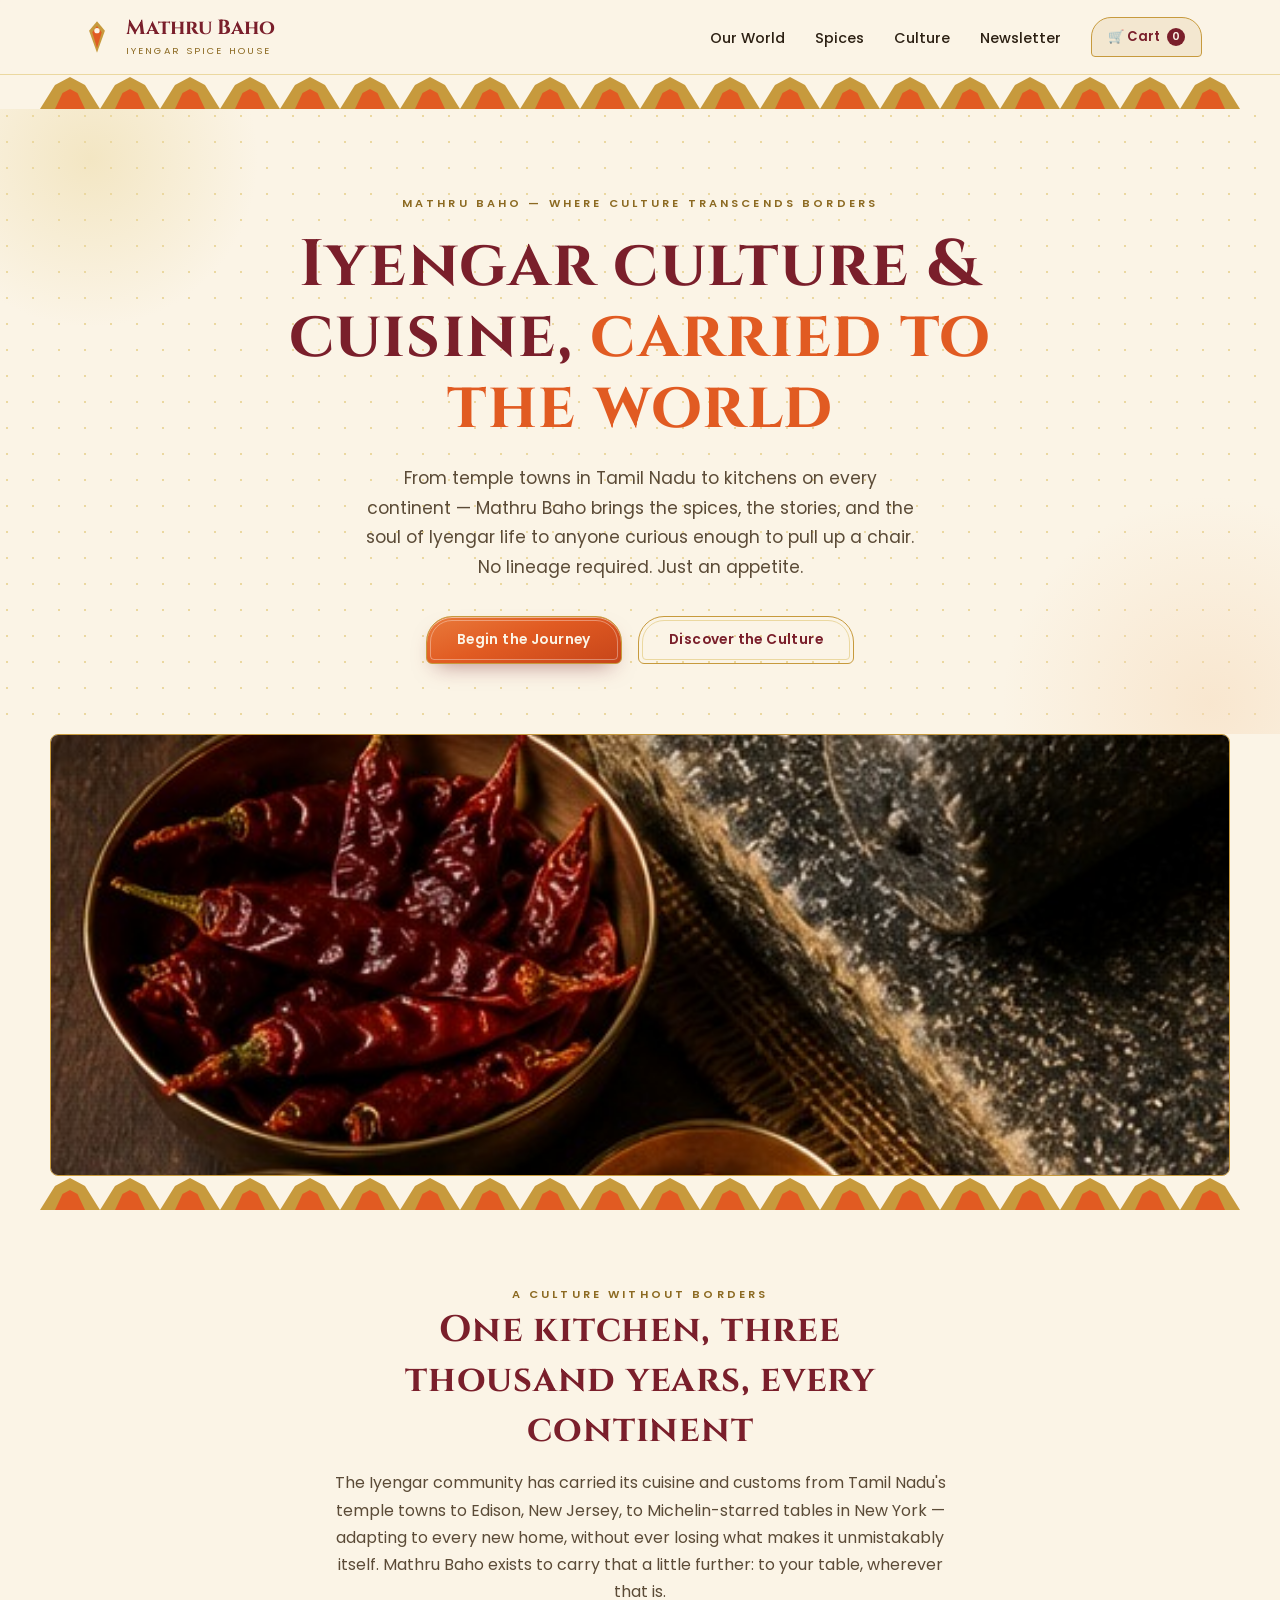
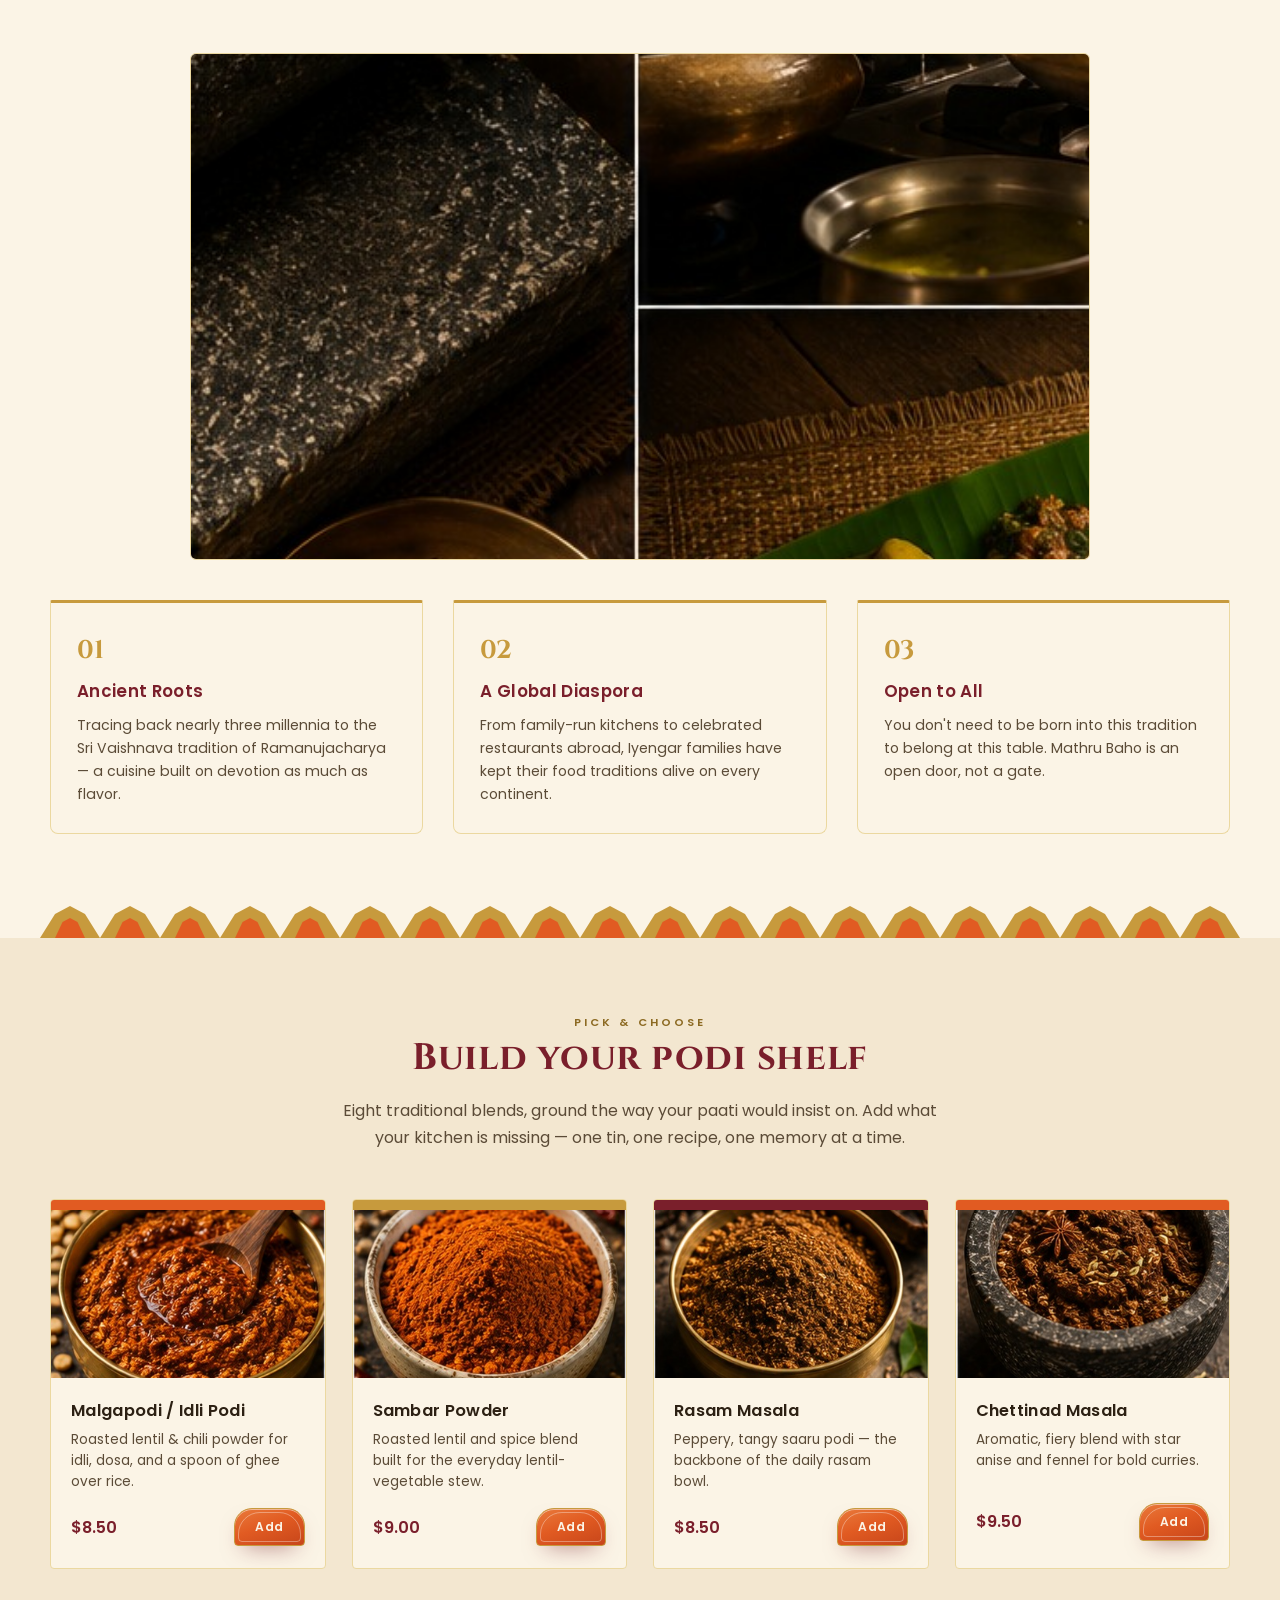
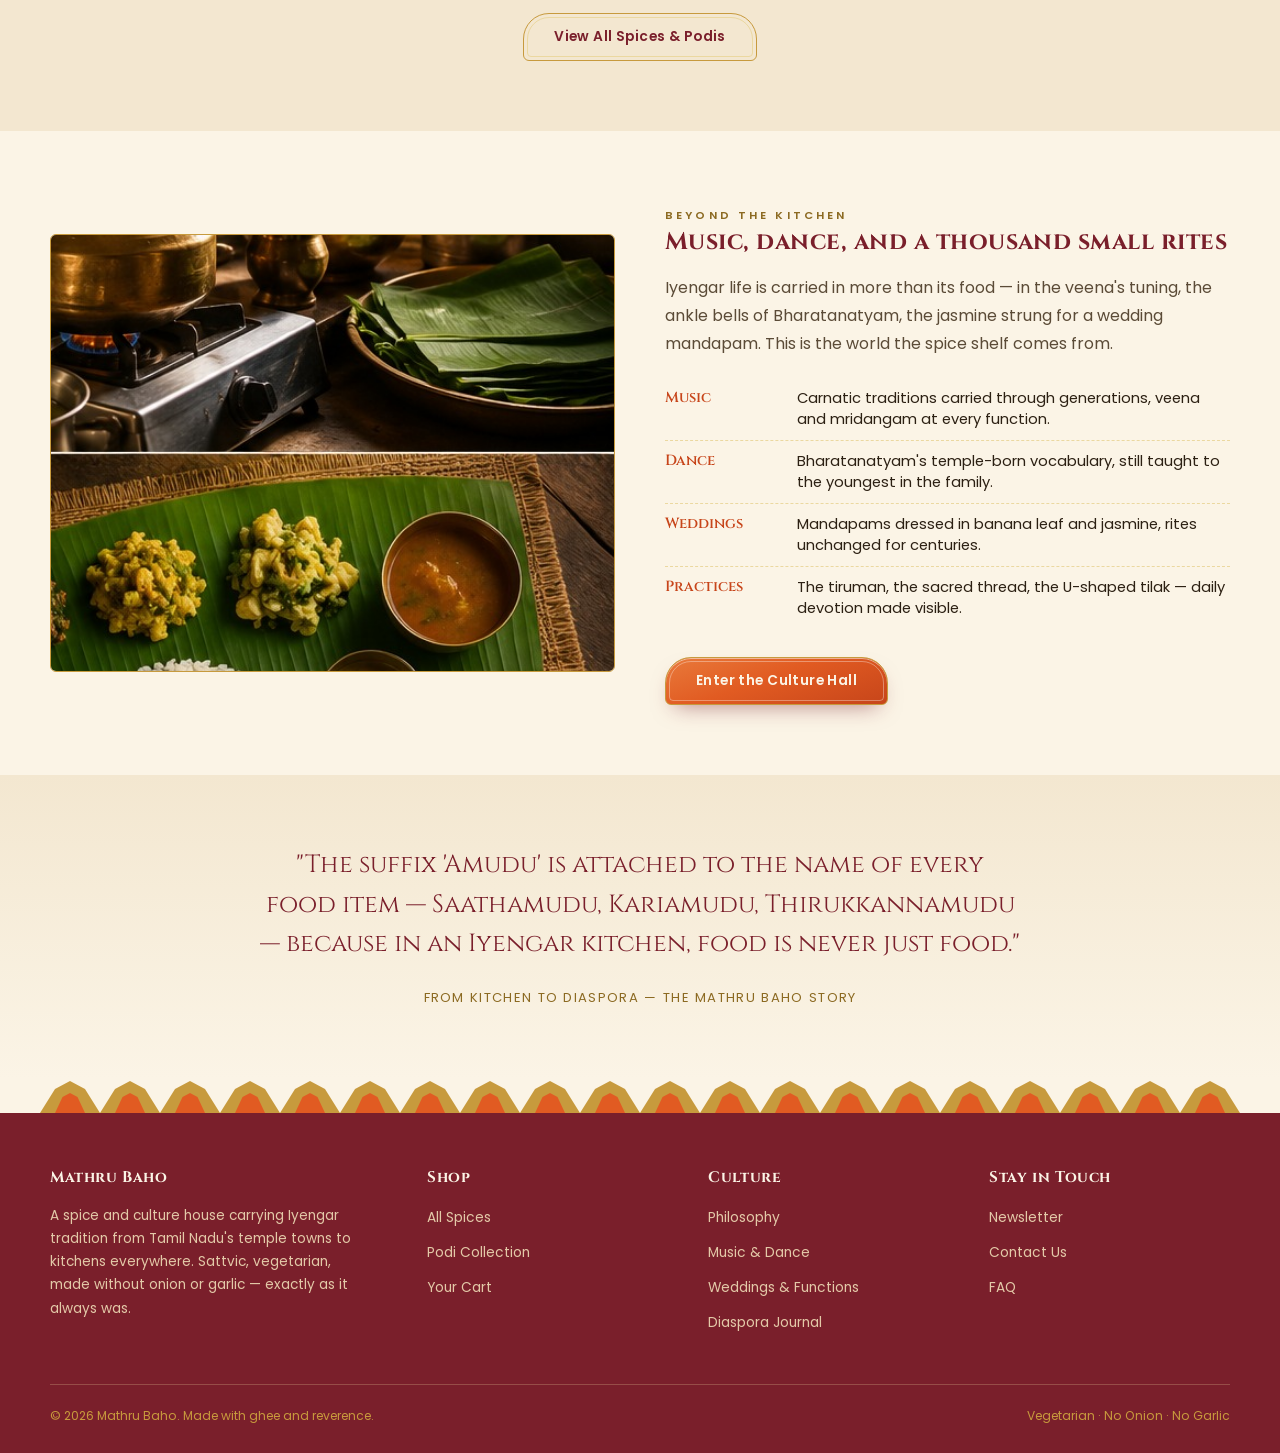
<file: index.html>
<!DOCTYPE html>
<html lang="en">
<head>
<meta charset="UTF-8" />
<meta name="viewport" content="width=device-width, initial-scale=1.0" />
<title>Mathru Baho — Iyengar Spice &amp; Culture House</title>
<link rel="preconnect" href="https://fonts.googleapis.com">
<link href="https://fonts.googleapis.com/css2?family=Cinzel:wght@400;600;700&family=Cinzel+Decorative:wght@700;900&family=Poppins:ital,wght@0,300;0,400;0,500;0,600;1,400&display=swap" rel="stylesheet">
<link rel="stylesheet" href="styles.css">
</head>
<body>

<header>
  <div class="nav-wrap">
    <div class="logo">
      <svg class="logo-mark" viewBox="0 0 48 48" fill="none">
        <path d="M24 4 L34 16 L24 44 L14 16 Z" fill="#C79A3D"/>
        <path d="M24 10 L30 18 L24 38 L18 18 Z" fill="#E15B22"/>
        <circle cx="24" cy="16" r="3.4" fill="#FBF4E6"/>
      </svg>
      <div>
        <span class="logo-text">Mathru Baho</span>
        <span class="logo-sub">Iyengar Spice House</span>
      </div>
    </div>
    <nav>
      <ul>
        <li><a href="#world">Our World</a></li>
        <li><a href="spices.html">Spices</a></li>
        <li><a href="culture.html">Culture</a></li>
        <li><a href="newsletter.html">Newsletter</a></li>
        <li><a href="cart.html" class="cart-btn">🛒 Cart <span class="cart-count" id="navCartCount">0</span></a></li>
      </ul>
    </nav>
  </div>
</header>

<div class="gopuram-divider" aria-hidden="true">
  <svg viewBox="0 0 1200 34" preserveAspectRatio="none">
    <defs>
      <pattern id="tier" width="60" height="34" patternUnits="userSpaceOnUse">
        <polygon points="0,34 15,10 30,2 45,10 60,34" fill="#C79A3D"/>
        <polygon points="15,34 22.5,18 30,14 37.5,18 45,34" fill="#E15B22"/>
      </pattern>
    </defs>
    <rect width="1200" height="34" fill="url(#tier)"/>
  </svg>
</div>

<section class="hero kolam-bg">
  <div class="hero-orb orb1"></div>
  <div class="hero-orb orb2"></div>
  <div class="hero-arch">
    <span class="eyebrow">Mathru Baho — Where Culture Transcends Borders</span>
    <h1>Iyengar culture &amp; cuisine, <span>carried to the world</span></h1>
    <p class="lede">From temple towns in Tamil Nadu to kitchens on every continent — Mathru Baho brings the spices, the stories, and the soul of Iyengar life to anyone curious enough to pull up a chair. No lineage required. Just an appetite.</p>
    <div class="hero-ctas">
      <a href="#world" class="btn">Begin the Journey</a>
      <a href="#culture" class="btn ghost">Discover the Culture</a>
    </div>
  </div>
</section>

<div class="hero-photo"><img src="images/hero_main.jpg" alt="Traditional South Indian spices arranged in brass bowls around a stone grinding stone"></div>

<div class="gopuram-divider" aria-hidden="true">
  <svg viewBox="0 0 1200 34" preserveAspectRatio="none">
    <rect width="1200" height="34" fill="url(#tier)"/>
  </svg>
</div>

<section id="world">
  <div class="section-inner">
    <div class="section-head">
      <span class="eyebrow">A Culture Without Borders</span>
      <h2>One kitchen, three thousand years, every continent</h2>
      <p>The Iyengar community has carried its cuisine and customs from Tamil Nadu's temple towns to Edison, New Jersey, to Michelin-starred tables in New York — adapting to every new home, without ever losing what makes it unmistakably itself. Mathru Baho exists to carry that a little further: to your table, wherever that is.</p>
    </div>
    <div class="inline-photo" style="max-width:900px; margin:0 auto 40px;"><img src="images/hero_kitchen.jpg" alt="A traditional South Indian home kitchen with brass vessels"></div>
    <div class="world-grid">
      <div class="world-card">
        <span class="world-num">01</span>
        <h3>Ancient Roots</h3>
        <p>Tracing back nearly three millennia to the Sri Vaishnava tradition of Ramanujacharya — a cuisine built on devotion as much as flavor.</p>
      </div>
      <div class="world-card">
        <span class="world-num">02</span>
        <h3>A Global Diaspora</h3>
        <p>From family-run kitchens to celebrated restaurants abroad, Iyengar families have kept their food traditions alive on every continent.</p>
      </div>
      <div class="world-card">
        <span class="world-num">03</span>
        <h3>Open to All</h3>
        <p>You don't need to be born into this tradition to belong at this table. Mathru Baho is an open door, not a gate.</p>
      </div>
    </div>
  </div>
</section>

<div class="gopuram-divider" aria-hidden="true">
  <svg viewBox="0 0 1200 34" preserveAspectRatio="none"><rect width="1200" height="34" fill="url(#tier)"/></svg>
</div>

<section id="spices" class="band-ivory-deep">
  <div class="section-inner">
    <div class="section-head">
      <span class="eyebrow">Pick &amp; Choose</span>
      <h2>Build your podi shelf</h2>
      <p>Eight traditional blends, ground the way your paati would insist on. Add what your kitchen is missing — one tin, one recipe, one memory at a time.</p>
    </div>
    <div class="spice-grid">

      <div class="spice-card">
        <div class="tier-top" style="background:var(--saffron)"></div>
        <div class="spice-media"><img src="images/spice_malgapodi.jpg" alt="Malgapodi idli podi"></div>
        <div class="spice-body">
          <h3>Malgapodi / Idli Podi</h3>
          <p>Roasted lentil &amp; chili powder for idli, dosa, and a spoon of ghee over rice.</p>
          <div class="spice-foot"><span class="price">$8.50</span><button class="btn small" onclick="quickAdd('malgapodi', this)">Add</button></div>
        </div>
      </div>

      <div class="spice-card">
        <div class="tier-top" style="background:var(--gold)"></div>
        <div class="spice-media"><img src="images/spice_sambar_powder.jpg" alt="Sambar powder"></div>
        <div class="spice-body">
          <h3>Sambar Powder</h3>
          <p>Roasted lentil and spice blend built for the everyday lentil-vegetable stew.</p>
          <div class="spice-foot"><span class="price">$9.00</span><button class="btn small" onclick="quickAdd('sambar', this)">Add</button></div>
        </div>
      </div>

      <div class="spice-card">
        <div class="tier-top" style="background:var(--maroon)"></div>
        <div class="spice-media"><img src="images/spice_rasam_masala.jpg" alt="Rasam masala"></div>
        <div class="spice-body">
          <h3>Rasam Masala</h3>
          <p>Peppery, tangy saaru podi — the backbone of the daily rasam bowl.</p>
          <div class="spice-foot"><span class="price">$8.50</span><button class="btn small" onclick="quickAdd('rasam', this)">Add</button></div>
        </div>
      </div>

      <div class="spice-card">
        <div class="tier-top" style="background:var(--saffron)"></div>
        <div class="spice-media"><img src="images/spice_chettinad_masala.jpg" alt="Chettinad masala"></div>
        <div class="spice-body">
          <h3>Chettinad Masala</h3>
          <p>Aromatic, fiery blend with star anise and fennel for bold curries.</p>
          <div class="spice-foot"><span class="price">$9.50</span><button class="btn small" onclick="quickAdd('chettinad', this)">Add</button></div>
        </div>
      </div>

    </div>
    <div style="text-align:center; margin-top:44px;">
      <a href="spices.html" class="btn ghost">View All Spices &amp; Podis</a>
    </div>
  </div>
</section>

<section id="culture">
  <div class="section-inner culture-wrap">
    <div class="culture-visual">
      <img src="images/hero_family.jpg" alt="Traditional Iyengar banana leaf meal fully served">
    </div>
    <div class="culture-copy">
      <span class="eyebrow">Beyond the Kitchen</span>
      <h2>Music, dance, and a thousand small rites</h2>
      <p>Iyengar life is carried in more than its food — in the veena's tuning, the ankle bells of Bharatanatyam, the jasmine strung for a wedding mandapam. This is the world the spice shelf comes from.</p>
      <ul class="culture-list">
        <li><a href="culture-music-dance.html" style="text-decoration:none; color:inherit; display:flex; gap:12px;"><b>Music</b> Carnatic traditions carried through generations, veena and mridangam at every function.</a></li>
        <li><a href="culture-music-dance.html" style="text-decoration:none; color:inherit; display:flex; gap:12px;"><b>Dance</b> Bharatanatyam's temple-born vocabulary, still taught to the youngest in the family.</a></li>
        <li><a href="culture-weddings.html" style="text-decoration:none; color:inherit; display:flex; gap:12px;"><b>Weddings</b> Mandapams dressed in banana leaf and jasmine, rites unchanged for centuries.</a></li>
        <li><a href="culture-rites.html" style="text-decoration:none; color:inherit; display:flex; gap:12px;"><b>Practices</b> The tiruman, the sacred thread, the U-shaped tilak — daily devotion made visible.</a></li>
      </ul>
      <a href="culture.html" class="btn">Enter the Culture Hall</a>
    </div>
  </div>
</section>

<section class="story band-ivory-deep" id="story">
  <div class="section-inner">
    <blockquote>"The suffix 'Amudu' is attached to the name of every food item — Saathamudu, Kariamudu, Thirukkannamudu — because in an Iyengar kitchen, food is never just food."</blockquote>
    <cite>From Kitchen to Diaspora — the Mathru Baho story</cite>
  </div>
</section>

<div class="gopuram-divider" aria-hidden="true">
  <svg viewBox="0 0 1200 34" preserveAspectRatio="none"><rect width="1200" height="34" fill="url(#tier)"/></svg>
</div>

<footer>
  <div class="footer-inner">
    <div>
      <h4>Mathru Baho</h4>
      <p>A spice and culture house carrying Iyengar tradition from Tamil Nadu's temple towns to kitchens everywhere. Sattvic, vegetarian, made without onion or garlic — exactly as it always was.</p>
    </div>
    <div>
      <h4>Shop</h4>
      <ul>
        <li><a href="spices.html">All Spices</a></li>
        <li><a href="spices.html">Podi Collection</a></li>
        <li><a href="cart.html">Your Cart</a></li>
      </ul>
    </div>
    <div>
      <h4>Culture</h4>
      <ul>
        <li><a href="culture-philosophy.html">Philosophy</a></li>
        <li><a href="culture-music-dance.html">Music &amp; Dance</a></li>
        <li><a href="culture-weddings.html">Weddings &amp; Functions</a></li>
        <li><a href="culture-diaspora.html">Diaspora Journal</a></li>
      </ul>
    </div>
    <div>
      <h4>Stay in Touch</h4>
      <ul>
        <li><a href="newsletter.html">Newsletter</a></li>
        <li><a href="#">Contact Us</a></li>
        <li><a href="#">FAQ</a></li>
      </ul>
    </div>
  </div>
  <div class="footer-bottom">
    <span>© 2026 Mathru Baho. Made with ghee and reverence.</span>
    <span>Vegetarian · No Onion · No Garlic</span>
  </div>
</footer>

<script>
function getCart(){
  try{ return JSON.parse(localStorage.getItem('mb_cart') || '{}'); }
  catch(e){ return {}; }
}
function updateNavCount(){
  const cart = getCart();
  const count = Object.values(cart).reduce((a,b)=>a+b, 0);
  const el = document.getElementById('navCartCount');
  if(el) el.textContent = count;
}
function quickAdd(id, btnEl){
  const cart = getCart();
  cart[id] = (cart[id] || 0) + 1;
  localStorage.setItem('mb_cart', JSON.stringify(cart));
  updateNavCount();
  const original = btnEl.textContent;
  btnEl.textContent = 'Added ✓';
  btnEl.disabled = true;
  setTimeout(()=>{ btnEl.textContent = original; btnEl.disabled = false; }, 900);
}
updateNavCount();
</script>

</body>
</html>
</file>
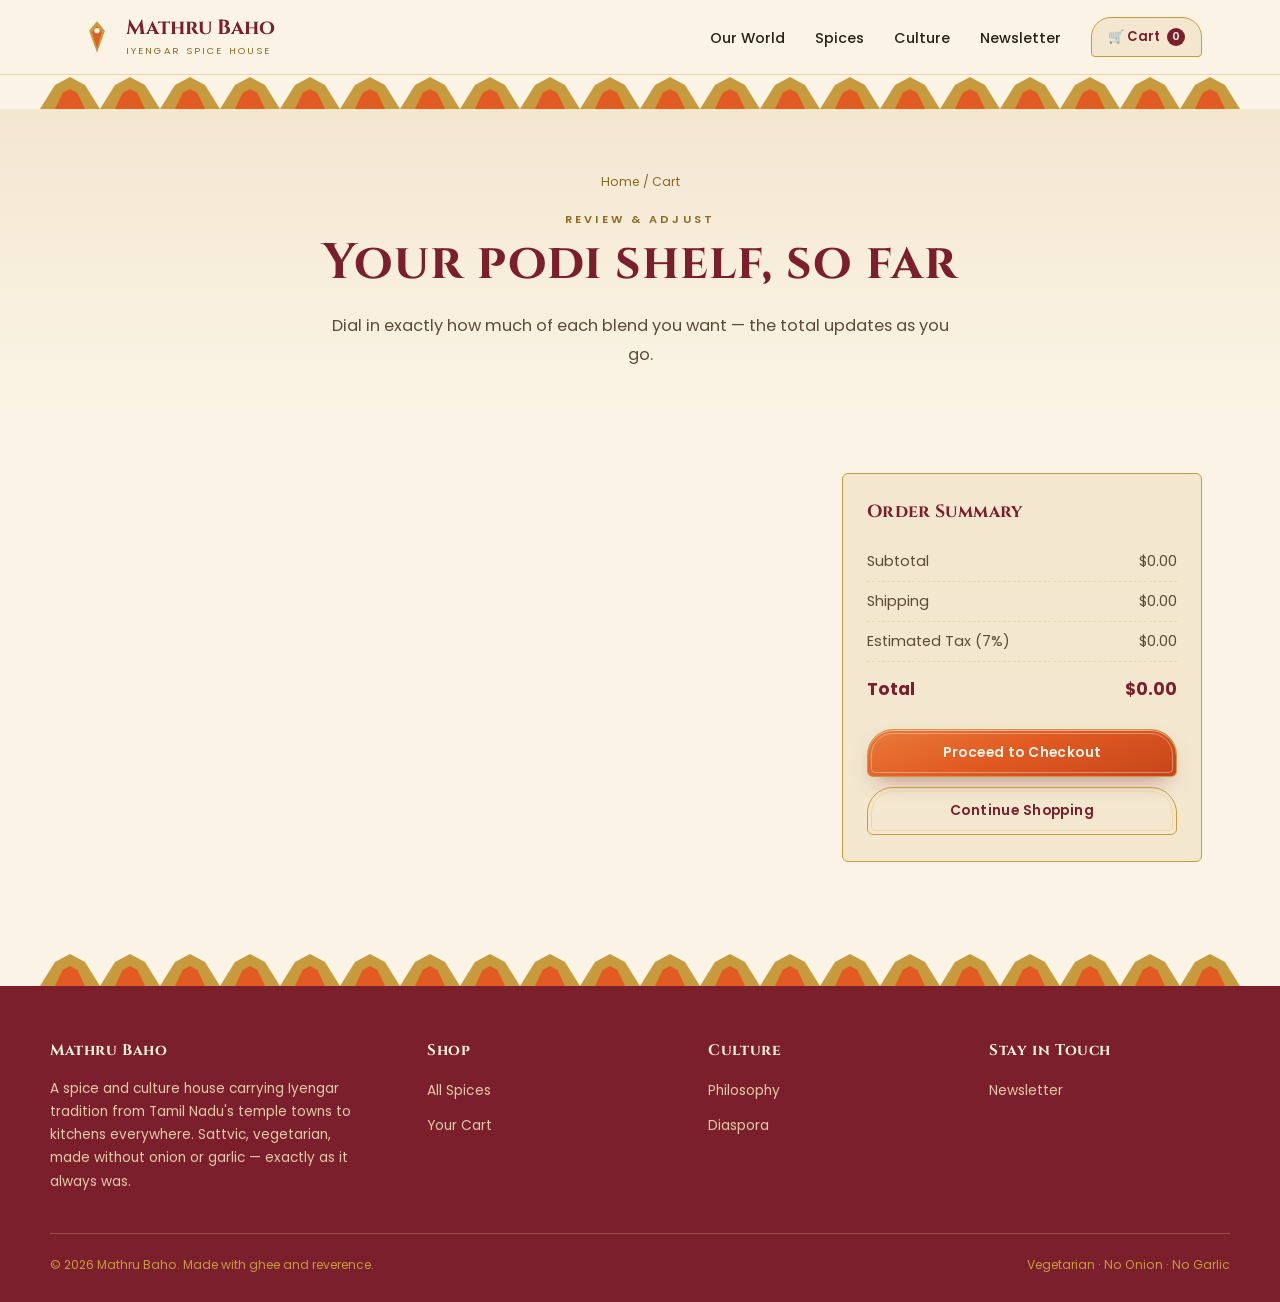
<file: cart.html>
<!DOCTYPE html>
<html lang="en">
<head>
<meta charset="UTF-8" />
<meta name="viewport" content="width=device-width, initial-scale=1.0" />
<title>Your Cart — Mathru Baho</title>
<link rel="preconnect" href="https://fonts.googleapis.com">
<link href="https://fonts.googleapis.com/css2?family=Cinzel:wght@400;600;700&family=Poppins:ital,wght@0,300;0,400;0,500;0,600;1,400&display=swap" rel="stylesheet">
<link rel="stylesheet" href="styles.css">
</head>
<body>

<header>
  <div class="nav-wrap">
    <a href="index.html" class="logo">
      <svg class="logo-mark" viewBox="0 0 48 48" fill="none"><path d="M24 4 L34 16 L24 44 L14 16 Z" fill="#C79A3D"/><path d="M24 10 L30 18 L24 38 L18 18 Z" fill="#E15B22"/><circle cx="24" cy="16" r="3.4" fill="#FBF4E6"/></svg>
      <div><span class="logo-text">Mathru Baho</span><span class="logo-sub">Iyengar Spice House</span></div>
    </a>
    <nav>
      <ul>
        <li><a href="index.html">Our World</a></li>
        <li><a href="spices.html">Spices</a></li>
        <li><a href="culture.html">Culture</a></li>
        <li><a href="newsletter.html">Newsletter</a></li>
        <li><a href="cart.html" class="cart-btn active">🛒 Cart <span class="cart-count" id="navCartCount">0</span></a></li>
      </ul>
    </nav>
  </div>
</header>

<div class="gopuram-divider" aria-hidden="true">
  <svg viewBox="0 0 1200 34" preserveAspectRatio="none">
    <defs><pattern id="tier" width="60" height="34" patternUnits="userSpaceOnUse">
      <polygon points="0,34 15,10 30,2 45,10 60,34" fill="#C79A3D"/>
      <polygon points="15,34 22.5,18 30,14 37.5,18 45,34" fill="#E15B22"/>
    </pattern></defs>
    <rect width="1200" height="34" fill="url(#tier)"/>
  </svg>
</div>

<section class="page-hero kolam-bg">
  <div class="breadcrumb"><a href="index.html">Home</a> / Cart</div>
  <span class="eyebrow">Review &amp; Adjust</span>
  <h1>Your podi shelf, so far</h1>
  <p class="lede">Dial in exactly how much of each blend you want — the total updates as you go.</p>
</section>

<div class="cart-layout">
  <div class="cart-items" id="cartItems">
    <!-- injected by JS -->
  </div>

  <div class="bill-box">
    <h3>Order Summary</h3>
    <div class="bill-line"><span>Subtotal</span><span id="billSubtotal">$0.00</span></div>
    <div class="bill-line"><span>Shipping</span><span id="billShipping">$0.00</span></div>
    <div class="bill-line"><span>Estimated Tax (7%)</span><span id="billTax">$0.00</span></div>
    <div class="bill-line total"><span>Total</span><span id="billTotal">$0.00</span></div>
    <button class="btn" onclick="checkout()">Proceed to Checkout</button>
    <a href="spices.html" class="btn ghost" style="width:100%; justify-content:center; margin-top:10px;">Continue Shopping</a>
  </div>
</div>

<div class="gopuram-divider" aria-hidden="true"><svg viewBox="0 0 1200 34" preserveAspectRatio="none"><rect width="1200" height="34" fill="url(#tier)"/></svg></div>

<footer>
  <div class="footer-inner">
    <div>
      <h4>Mathru Baho</h4>
      <p>A spice and culture house carrying Iyengar tradition from Tamil Nadu's temple towns to kitchens everywhere. Sattvic, vegetarian, made without onion or garlic — exactly as it always was.</p>
    </div>
    <div><h4>Shop</h4><ul><li><a href="spices.html">All Spices</a></li><li><a href="cart.html">Your Cart</a></li></ul></div>
    <div><h4>Culture</h4><ul><li><a href="culture-philosophy.html">Philosophy</a></li><li><a href="culture-diaspora.html">Diaspora</a></li></ul></div>
    <div><h4>Stay in Touch</h4><ul><li><a href="newsletter.html">Newsletter</a></li></ul></div>
  </div>
  <div class="footer-bottom">
    <span>© 2026 Mathru Baho. Made with ghee and reverence.</span>
    <span>Vegetarian · No Onion · No Garlic</span>
  </div>
</footer>

<script>
const PRODUCTS = [
  {id:'malgapodi', name:'Malgapodi / Idli Podi', sub:'100g tin', price:8.50, img:'images/spice_malgapodi.jpg'},
  {id:'sambar', name:'Sambar Powder', sub:'100g tin', price:9.00, img:'images/spice_sambar_powder.jpg'},
  {id:'rasam', name:'Rasam Masala', sub:'100g tin', price:8.50, img:'images/spice_rasam_masala.jpg'},
  {id:'chettinad', name:'Chettinad Masala', sub:'100g tin', price:9.50, img:'images/spice_chettinad_masala.jpg'},
  {id:'gassi', name:'Gassi Masala', sub:'100g tin', price:9.75, img:'images/spice_gassi_masala.jpg'},
  {id:'gheeroast', name:'Ghee Roast Masala', sub:'100g tin', price:9.25, img:'images/spice_ghee_roast_masala.jpg'},
  {id:'keralagm', name:'Kerala Garam Masala', sub:'100g tin', price:9.00, img:'images/spice_kerala_garam_masala.jpg'},
  {id:'curryblend', name:'South Indian Curry Powder', sub:'100g tin', price:8.25, img:'images/spice_south_indian_curry_powder.jpg'},
];
const PMAP = Object.fromEntries(PRODUCTS.map(p=>[p.id,p]));
const MAX_QTY = 12;
const SHIP_FLAT = 4.99;
const FREE_SHIP_OVER = 45;
const TAX_RATE = 0.07;

function getCart(){
  try{ return JSON.parse(localStorage.getItem('mb_cart') || '{}'); }
  catch(e){ return {}; }
}
function saveCart(cart){
  localStorage.setItem('mb_cart', JSON.stringify(cart));
  updateNavCount();
}
function updateNavCount(){
  const cart = getCart();
  const count = Object.values(cart).reduce((a,b)=>a+b, 0);
  document.getElementById('navCartCount').textContent = count;
}

function changeQty(id, delta){
  const cart = getCart();
  let q = (cart[id] || 0) + delta;
  q = Math.max(0, Math.min(MAX_QTY, q));
  if(q === 0){ delete cart[id]; } else { cart[id] = q; }
  saveCart(cart);
  render();
}
function setQty(id, val){
  const cart = getCart();
  let q = parseInt(val, 10);
  if(isNaN(q) || q < 0) q = 0;
  q = Math.min(MAX_QTY, q);
  if(q === 0){ delete cart[id]; } else { cart[id] = q; }
  saveCart(cart);
  render();
}
function removeItem(id){
  const cart = getCart();
  delete cart[id];
  saveCart(cart);
  render();
}
function checkout(){
  const cart = getCart();
  const count = Object.values(cart).reduce((a,b)=>a+b,0);
  if(count === 0){ alert('Your cart is empty — add a few spice tins first.'); return; }
  alert('This is a design preview, so checkout isn\\'t wired to real payment yet — but this is exactly where that flow will go.');
}

function render(){
  const cart = getCart();
  const ids = Object.keys(cart);
  const container = document.getElementById('cartItems');

  if(ids.length === 0){
    container.innerHTML = `<div class="empty-cart">
      <p>Your podi shelf is empty.</p>
      <a href="spices.html" class="btn" style="margin-top:16px;">Browse Spices</a>
    </div>`;
  } else {
    container.innerHTML = ids.map(id => {
      const p = PMAP[id];
      const qty = cart[id];
      const lineTotal = (p.price * qty).toFixed(2);
      return `
      <div class="cart-row">
        <div class="cart-thumb"><img src="${p.img}" alt="${p.name}"></div>
        <div>
          <div class="cart-name">${p.name}</div>
          <div class="cart-sub">${p.sub} · $${p.price.toFixed(2)} each</div>
          <button class="remove-link" onclick="removeItem('${id}')">Remove</button>
        </div>
        <div class="qty-limiter">
          <button onclick="changeQty('${id}', -1)" ${qty<=0?'disabled':''} aria-label="Decrease quantity">−</button>
          <input type="text" inputmode="numeric" value="${qty}" onchange="setQty('${id}', this.value)" aria-label="Quantity for ${p.name}">
          <button onclick="changeQty('${id}', 1)" ${qty>=MAX_QTY?'disabled':''} aria-label="Increase quantity">+</button>
        </div>
        <div class="line-total">$${lineTotal}</div>
      </div>`;
    }).join('');
  }

  const subtotal = ids.reduce((sum, id) => sum + PMAP[id].price * cart[id], 0);
  const shipping = subtotal === 0 ? 0 : (subtotal >= FREE_SHIP_OVER ? 0 : SHIP_FLAT);
  const tax = subtotal * TAX_RATE;
  const total = subtotal + shipping + tax;

  document.getElementById('billSubtotal').textContent = '$' + subtotal.toFixed(2);
  document.getElementById('billShipping').textContent = subtotal === 0 ? '$0.00' : (shipping === 0 ? 'FREE' : '$' + shipping.toFixed(2));
  document.getElementById('billTax').textContent = '$' + tax.toFixed(2);
  document.getElementById('billTotal').textContent = '$' + total.toFixed(2);

  updateNavCount();
}

render();
</script>

</body>
</html>
</file>
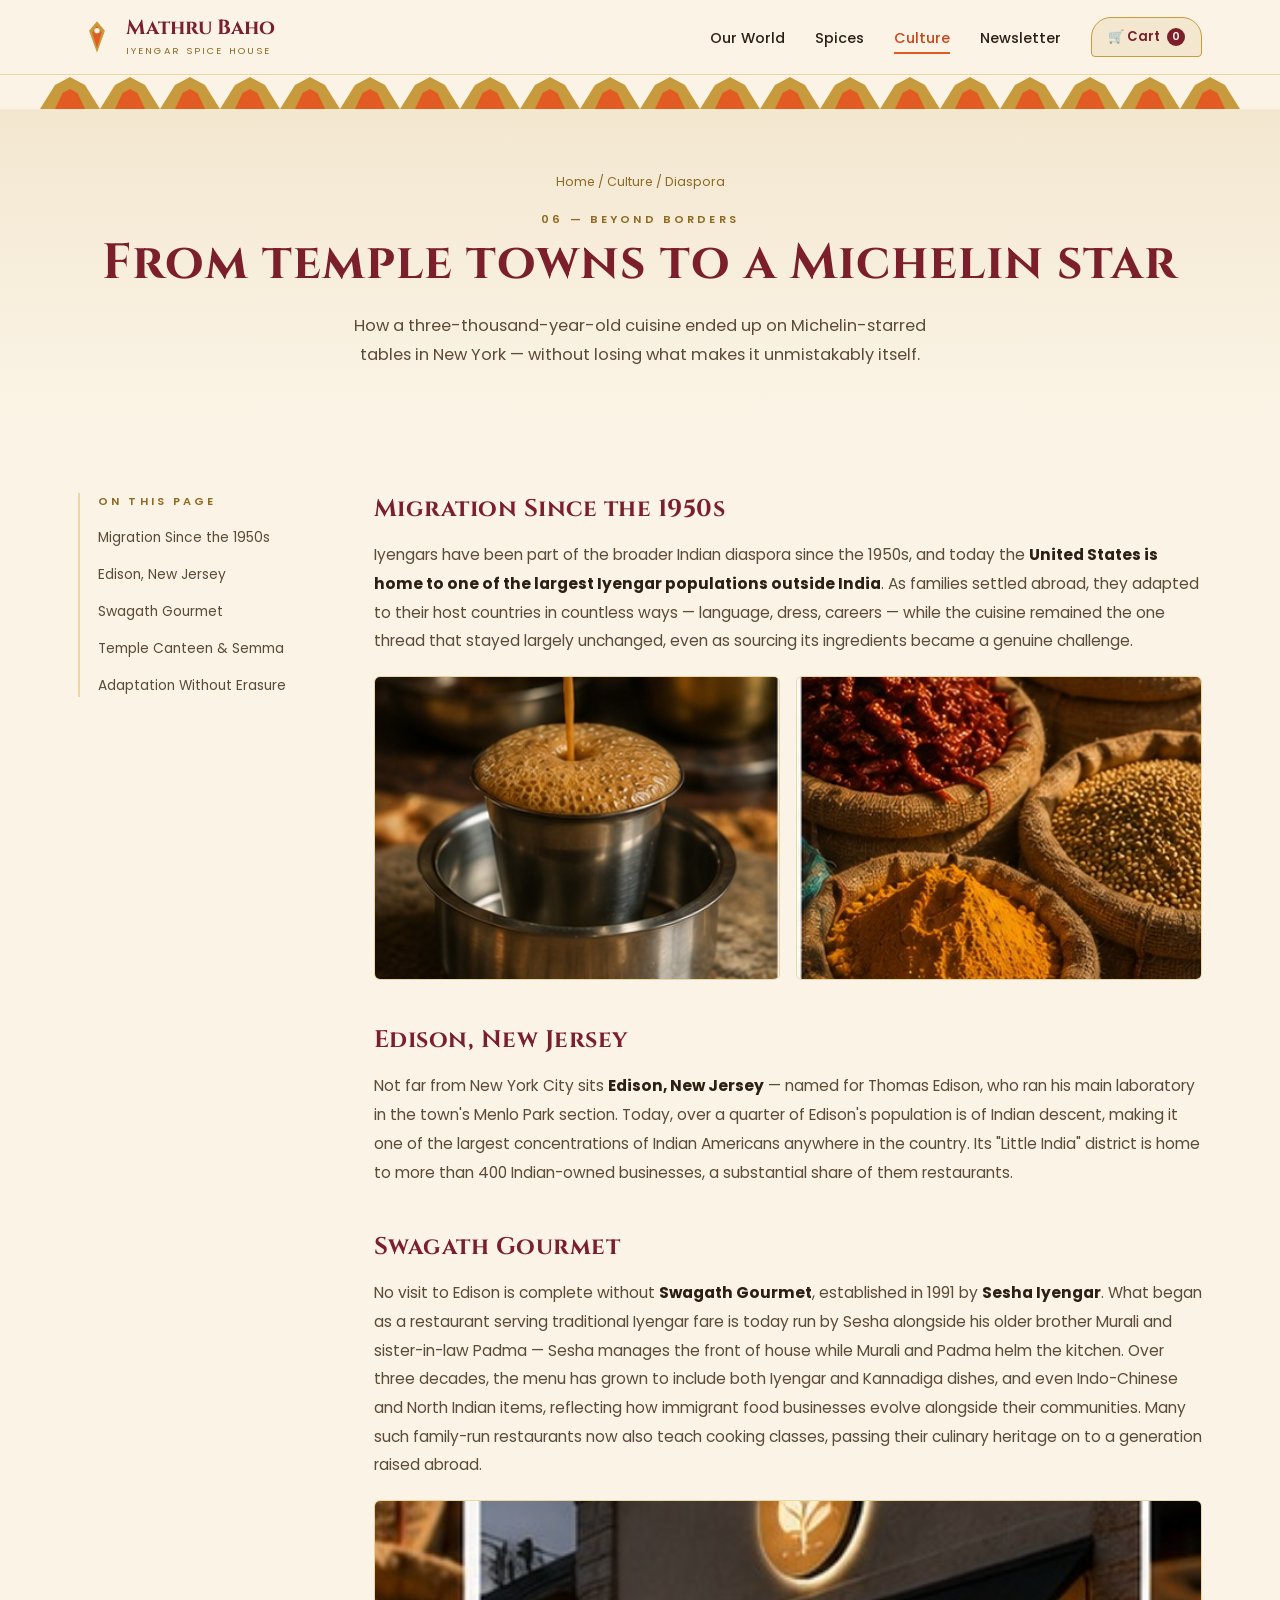
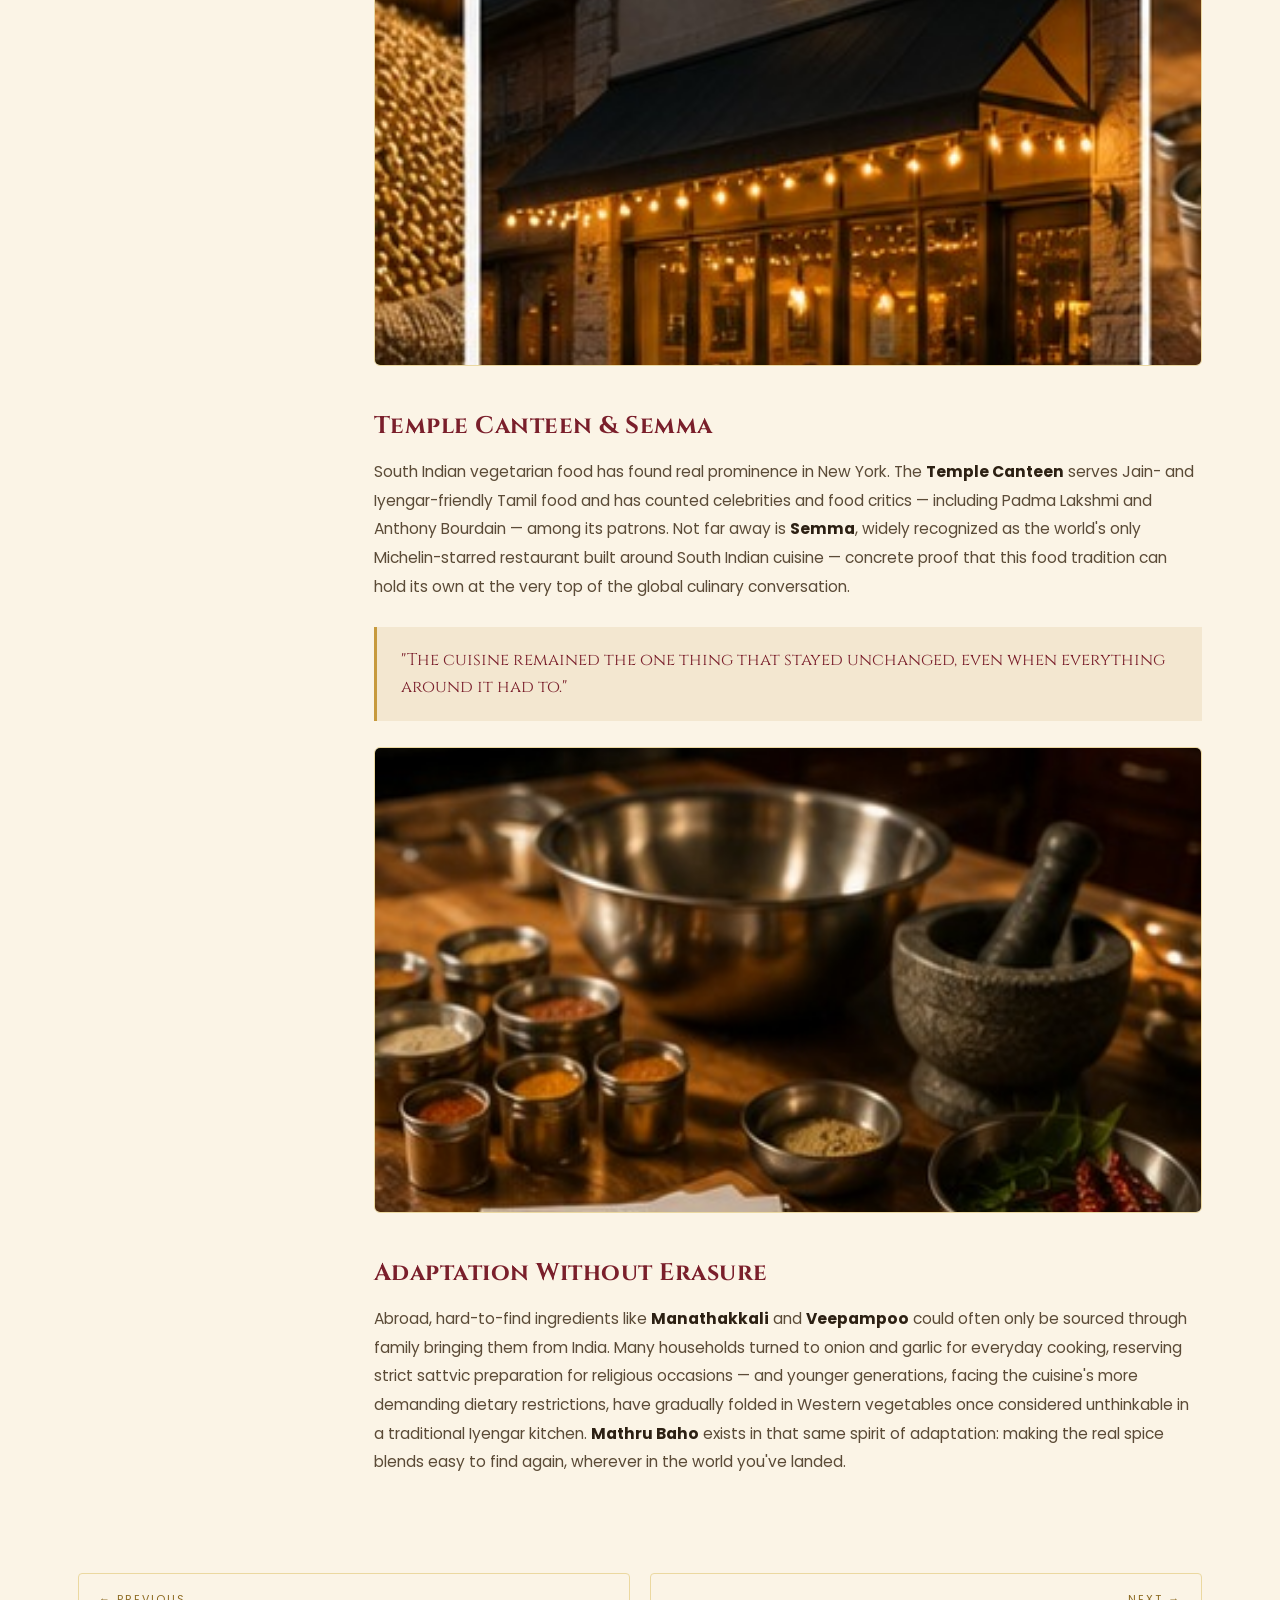
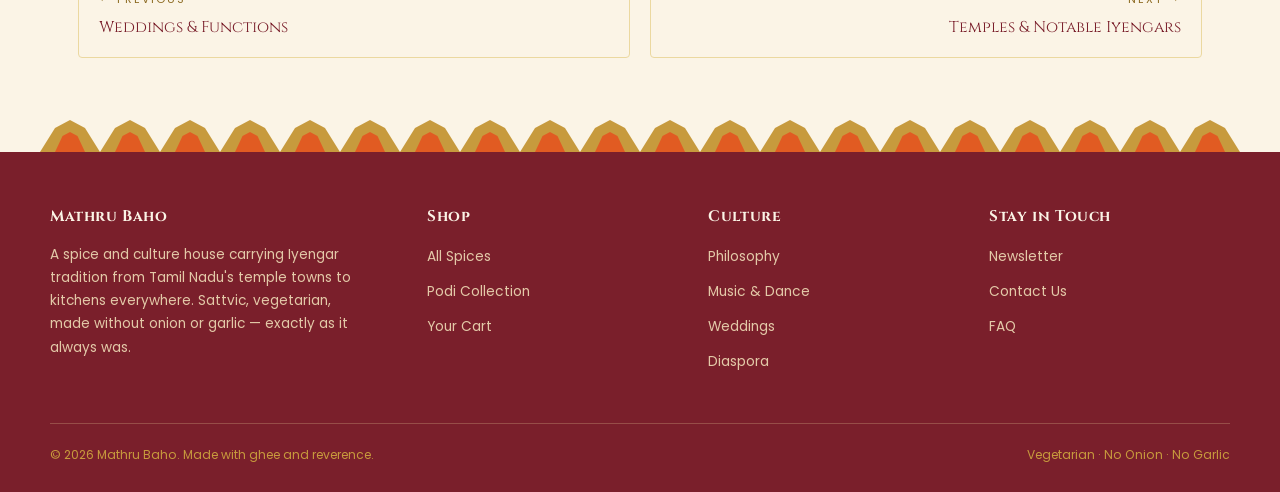
<file: culture-diaspora.html>
<!DOCTYPE html>
<html lang="en">
<head>
<meta charset="UTF-8" />
<meta name="viewport" content="width=device-width, initial-scale=1.0" />
<title>The Global Diaspora — Mathru Baho</title>
<link rel="preconnect" href="https://fonts.googleapis.com">
<link href="https://fonts.googleapis.com/css2?family=Cinzel:wght@400;600;700&family=Poppins:ital,wght@0,300;0,400;0,500;0,600;1,400&display=swap" rel="stylesheet">
<link rel="stylesheet" href="styles.css">
</head>
<body>

<header>
  <div class="nav-wrap">
    <a href="index.html" class="logo">
      <svg class="logo-mark" viewBox="0 0 48 48" fill="none"><path d="M24 4 L34 16 L24 44 L14 16 Z" fill="#C79A3D"/><path d="M24 10 L30 18 L24 38 L18 18 Z" fill="#E15B22"/><circle cx="24" cy="16" r="3.4" fill="#FBF4E6"/></svg>
      <div><span class="logo-text">Mathru Baho</span><span class="logo-sub">Iyengar Spice House</span></div>
    </a>
    <nav>
      <ul>
        <li><a href="index.html">Our World</a></li>
        <li><a href="spices.html">Spices</a></li>
        <li><a href="culture.html" class="active">Culture</a></li>
        <li><a href="newsletter.html">Newsletter</a></li>
        <li><a href="cart.html" class="cart-btn">🛒 Cart <span class="cart-count">0</span></a></li>
      </ul>
    </nav>
  </div>
</header>

<div class="gopuram-divider" aria-hidden="true">
  <svg viewBox="0 0 1200 34" preserveAspectRatio="none">
    <defs>
      <pattern id="tier" width="60" height="34" patternUnits="userSpaceOnUse">
        <polygon points="0,34 15,10 30,2 45,10 60,34" fill="#C79A3D"/>
        <polygon points="15,34 22.5,18 30,14 37.5,18 45,34" fill="#E15B22"/>
      </pattern>
    </defs>
    <rect width="1200" height="34" fill="url(#tier)"/>
  </svg>
</div>

<section class="page-hero kolam-bg">
  <div class="breadcrumb"><a href="index.html">Home</a> / <a href="culture.html">Culture</a> / Diaspora</div>
  <span class="eyebrow">06 — Beyond Borders</span>
  <h1>From temple towns to a Michelin star</h1>
  <p class="lede">How a three-thousand-year-old cuisine ended up on Michelin-starred tables in New York — without losing what makes it unmistakably itself.</p>
</section>

<div class="article-wrap">
  <aside class="toc">
    <span class="eyebrow">On this page</span>
    <ul><li><a href="#migration">Migration Since the 1950s</a></li>
<li><a href="#edison">Edison, New Jersey</a></li>
<li><a href="#swagath">Swagath Gourmet</a></li>
<li><a href="#nyc">Temple Canteen & Semma</a></li>
<li><a href="#adaptation">Adaptation Without Erasure</a></li></ul>
  </aside>
  <article class="article-body">
    
    <h2 id="migration">Migration Since the 1950s</h2>
    <p>Iyengars have been part of the broader Indian diaspora since the 1950s, and today the <strong>United States is home to one of the largest Iyengar populations outside India</strong>. As families settled abroad, they adapted to their host countries in countless ways — language, dress, careers — while the cuisine remained the one thread that stayed largely unchanged, even as sourcing its ingredients became a genuine challenge.</p>

    <div class="inline-photo-row">
      <div class="inline-photo"><img src="images/culture_filter_coffee.jpg" alt="South Indian filter coffee being poured"></div>
      <div class="inline-photo"><img src="images/culture_spice_market.jpg" alt="A colorful spice market stall"></div>
    </div>

    <h2 id="edison">Edison, New Jersey</h2>
    <p>Not far from New York City sits <strong>Edison, New Jersey</strong> — named for Thomas Edison, who ran his main laboratory in the town's Menlo Park section. Today, over a quarter of Edison's population is of Indian descent, making it one of the largest concentrations of Indian Americans anywhere in the country. Its "Little India" district is home to more than 400 Indian-owned businesses, a substantial share of them restaurants.</p>

    <h2 id="swagath">Swagath Gourmet</h2>
    <p>No visit to Edison is complete without <strong>Swagath Gourmet</strong>, established in 1991 by <strong>Sesha Iyengar</strong>. What began as a restaurant serving traditional Iyengar fare is today run by Sesha alongside his older brother Murali and sister-in-law Padma — Sesha manages the front of house while Murali and Padma helm the kitchen. Over three decades, the menu has grown to include both Iyengar and Kannadiga dishes, and even Indo-Chinese and North Indian items, reflecting how immigrant food businesses evolve alongside their communities. Many such family-run restaurants now also teach cooking classes, passing their culinary heritage on to a generation raised abroad.</p>

    <div class="inline-photo"><img src="images/diaspora_restaurant_exterior.jpg" alt="South Indian family restaurant storefront in the US"></div>

    <h2 id="nyc">Temple Canteen &amp; Semma</h2>
    <p>South Indian vegetarian food has found real prominence in New York. The <strong>Temple Canteen</strong> serves Jain- and Iyengar-friendly Tamil food and has counted celebrities and food critics — including Padma Lakshmi and Anthony Bourdain — among its patrons. Not far away is <strong>Semma</strong>, widely recognized as the world's only Michelin-starred restaurant built around South Indian cuisine — concrete proof that this food tradition can hold its own at the very top of the global culinary conversation.</p>

    <div class="pull-quote">"The cuisine remained the one thing that stayed unchanged, even when everything around it had to."</div>

    <div class="inline-photo"><img src="images/diaspora_cooking_class.jpg" alt="A home kitchen set up for a cooking class"></div>

    <h2 id="adaptation">Adaptation Without Erasure</h2>
    <p>Abroad, hard-to-find ingredients like <strong>Manathakkali</strong> and <strong>Veepampoo</strong> could often only be sourced through family bringing them from India. Many households turned to onion and garlic for everyday cooking, reserving strict sattvic preparation for religious occasions — and younger generations, facing the cuisine's more demanding dietary restrictions, have gradually folded in Western vegetables once considered unthinkable in a traditional Iyengar kitchen. <strong>Mathru Baho</strong> exists in that same spirit of adaptation: making the real spice blends easy to find again, wherever in the world you've landed.</p>
  
  </article>
</div>

<div class="journey-nav">
  <a href="culture-weddings.html" class="prev"><span class="dir">← Previous</span><span class="label">Weddings & Functions</span></a>
  <a href="culture-temples-figures.html" class="next"><span class="dir">Next →</span><span class="label">Temples &amp; Notable Iyengars</span></a>
</div>


<div class="gopuram-divider" aria-hidden="true"><svg viewBox="0 0 1200 34" preserveAspectRatio="none"><rect width="1200" height="34" fill="url(#tier)"/></svg></div>

<footer>
  <div class="footer-inner">
    <div>
      <h4>Mathru Baho</h4>
      <p>A spice and culture house carrying Iyengar tradition from Tamil Nadu's temple towns to kitchens everywhere. Sattvic, vegetarian, made without onion or garlic — exactly as it always was.</p>
    </div>
    <div><h4>Shop</h4><ul><li><a href="spices.html">All Spices</a></li><li><a href="spices.html">Podi Collection</a></li><li><a href="cart.html">Your Cart</a></li></ul></div>
    <div><h4>Culture</h4><ul><li><a href="culture-philosophy.html">Philosophy</a></li><li><a href="culture-music-dance.html">Music &amp; Dance</a></li><li><a href="culture-weddings.html">Weddings</a></li><li><a href="culture-diaspora.html">Diaspora</a></li></ul></div>
    <div><h4>Stay in Touch</h4><ul><li><a href="newsletter.html">Newsletter</a></li><li><a href="#">Contact Us</a></li><li><a href="#">FAQ</a></li></ul></div>
  </div>
  <div class="footer-bottom">
    <span>© 2026 Mathru Baho. Made with ghee and reverence.</span>
    <span>Vegetarian · No Onion · No Garlic</span>
  </div>
</footer>

</body>
</html>
</file>
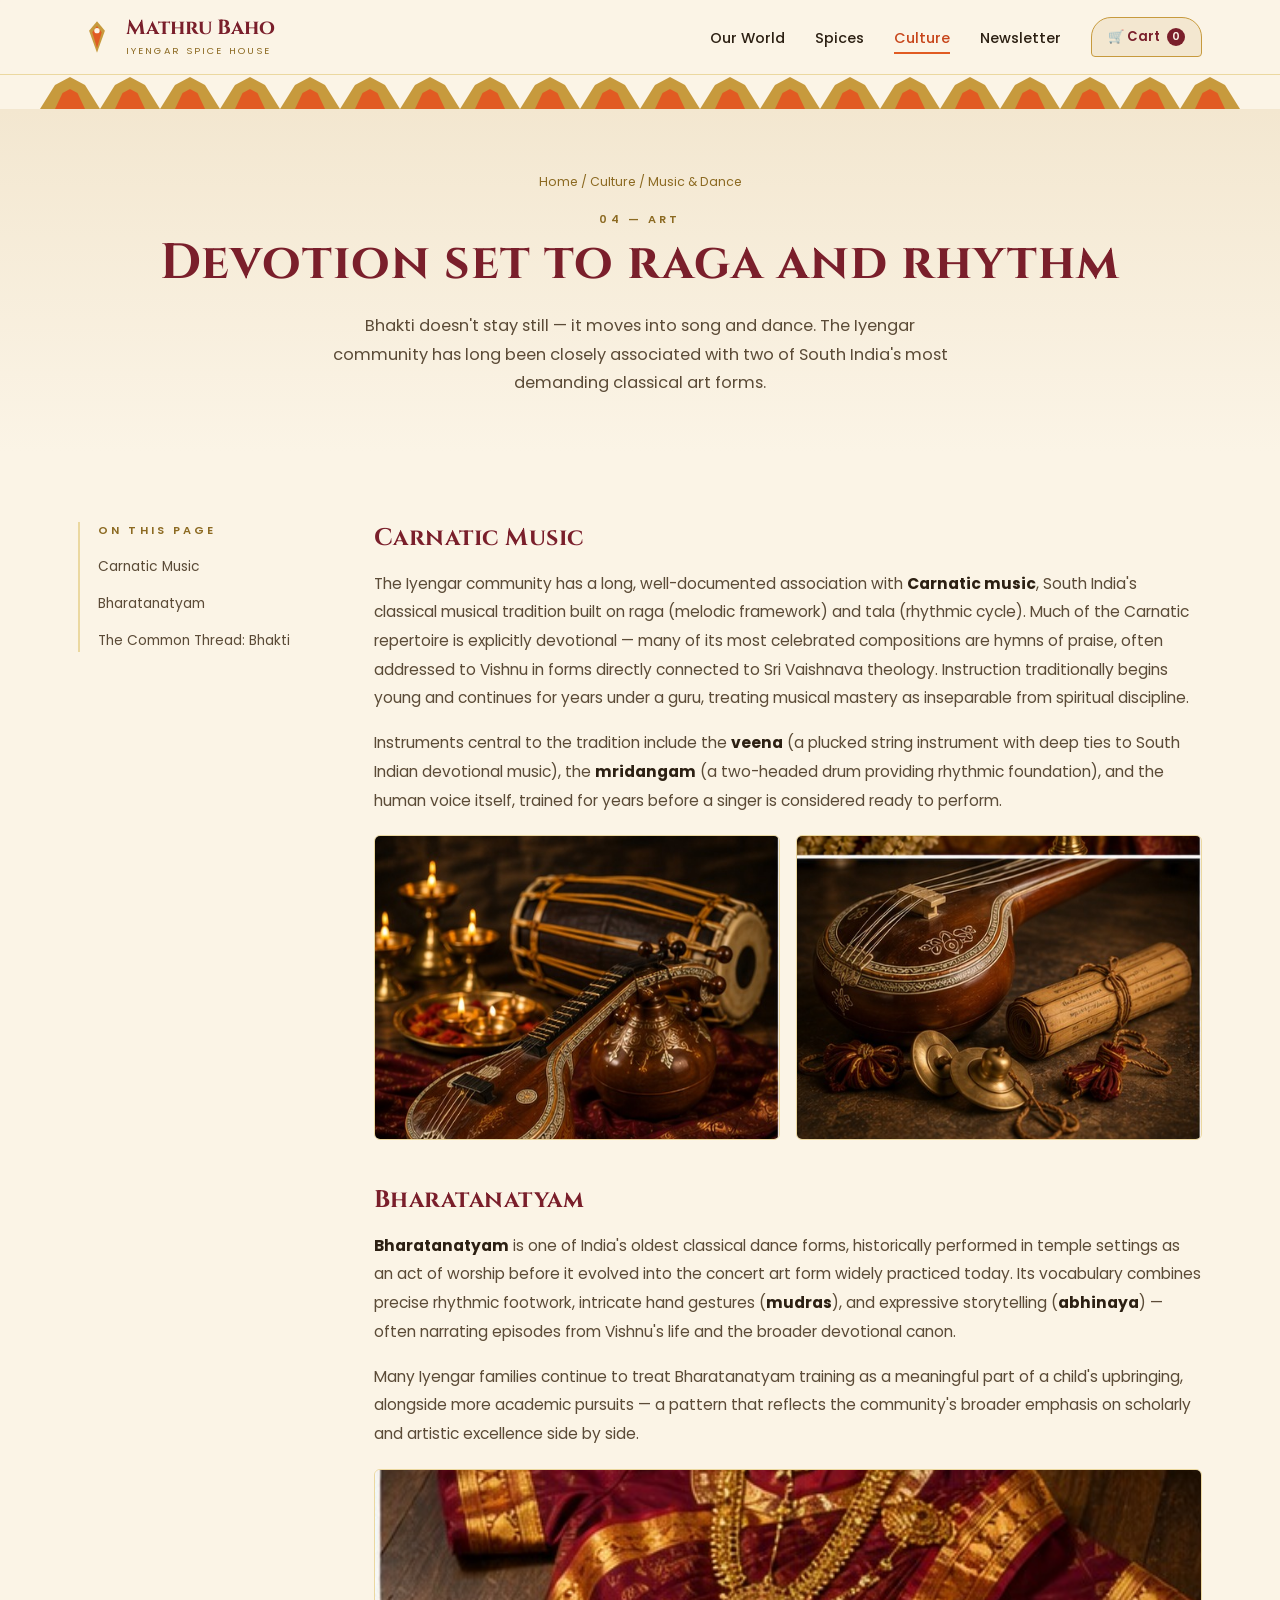
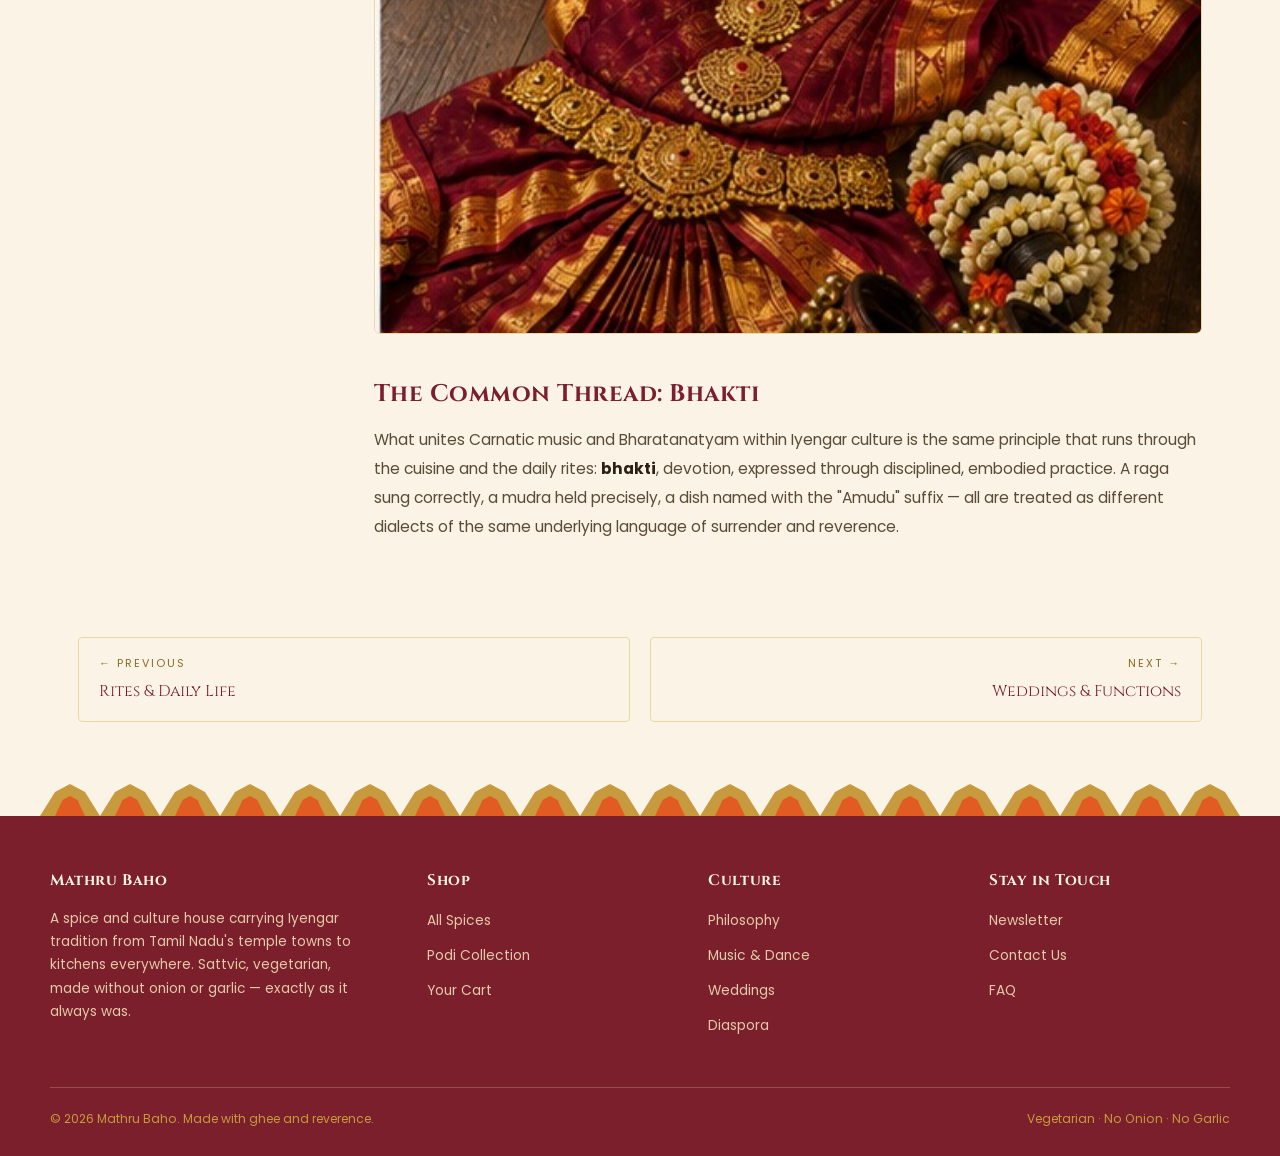
<file: culture-music-dance.html>
<!DOCTYPE html>
<html lang="en">
<head>
<meta charset="UTF-8" />
<meta name="viewport" content="width=device-width, initial-scale=1.0" />
<title>Music & Dance — Mathru Baho</title>
<link rel="preconnect" href="https://fonts.googleapis.com">
<link href="https://fonts.googleapis.com/css2?family=Cinzel:wght@400;600;700&family=Poppins:ital,wght@0,300;0,400;0,500;0,600;1,400&display=swap" rel="stylesheet">
<link rel="stylesheet" href="styles.css">
</head>
<body>

<header>
  <div class="nav-wrap">
    <a href="index.html" class="logo">
      <svg class="logo-mark" viewBox="0 0 48 48" fill="none"><path d="M24 4 L34 16 L24 44 L14 16 Z" fill="#C79A3D"/><path d="M24 10 L30 18 L24 38 L18 18 Z" fill="#E15B22"/><circle cx="24" cy="16" r="3.4" fill="#FBF4E6"/></svg>
      <div><span class="logo-text">Mathru Baho</span><span class="logo-sub">Iyengar Spice House</span></div>
    </a>
    <nav>
      <ul>
        <li><a href="index.html">Our World</a></li>
        <li><a href="spices.html">Spices</a></li>
        <li><a href="culture.html" class="active">Culture</a></li>
        <li><a href="newsletter.html">Newsletter</a></li>
        <li><a href="cart.html" class="cart-btn">🛒 Cart <span class="cart-count">0</span></a></li>
      </ul>
    </nav>
  </div>
</header>

<div class="gopuram-divider" aria-hidden="true">
  <svg viewBox="0 0 1200 34" preserveAspectRatio="none">
    <defs>
      <pattern id="tier" width="60" height="34" patternUnits="userSpaceOnUse">
        <polygon points="0,34 15,10 30,2 45,10 60,34" fill="#C79A3D"/>
        <polygon points="15,34 22.5,18 30,14 37.5,18 45,34" fill="#E15B22"/>
      </pattern>
    </defs>
    <rect width="1200" height="34" fill="url(#tier)"/>
  </svg>
</div>

<section class="page-hero kolam-bg">
  <div class="breadcrumb"><a href="index.html">Home</a> / <a href="culture.html">Culture</a> / Music & Dance</div>
  <span class="eyebrow">04 — Art</span>
  <h1>Devotion set to raga and rhythm</h1>
  <p class="lede">Bhakti doesn't stay still — it moves into song and dance. The Iyengar community has long been closely associated with two of South India's most demanding classical art forms.</p>
</section>

<div class="article-wrap">
  <aside class="toc">
    <span class="eyebrow">On this page</span>
    <ul><li><a href="#carnatic">Carnatic Music</a></li>
<li><a href="#bharatanatyam">Bharatanatyam</a></li>
<li><a href="#thread">The Common Thread: Bhakti</a></li></ul>
  </aside>
  <article class="article-body">
    
    <h2 id="carnatic">Carnatic Music</h2>
    <p>The Iyengar community has a long, well-documented association with <strong>Carnatic music</strong>, South India's classical musical tradition built on raga (melodic framework) and tala (rhythmic cycle). Much of the Carnatic repertoire is explicitly devotional — many of its most celebrated compositions are hymns of praise, often addressed to Vishnu in forms directly connected to Sri Vaishnava theology. Instruction traditionally begins young and continues for years under a guru, treating musical mastery as inseparable from spiritual discipline.</p>
    <p>Instruments central to the tradition include the <strong>veena</strong> (a plucked string instrument with deep ties to South Indian devotional music), the <strong>mridangam</strong> (a two-headed drum providing rhythmic foundation), and the human voice itself, trained for years before a singer is considered ready to perform.</p>

    <div class="inline-photo-row">
      <div class="inline-photo"><img src="images/culture_carnatic_instruments.jpg" alt="Veena, mridangam, and oil lamps arranged for Carnatic music"></div>
      <div class="inline-photo"><img src="images/culture_music_accessories.jpg" alt="Tambura, hand cymbals, and a palm-leaf manuscript"></div>
    </div>

    <h2 id="bharatanatyam">Bharatanatyam</h2>
    <p><strong>Bharatanatyam</strong> is one of India's oldest classical dance forms, historically performed in temple settings as an act of worship before it evolved into the concert art form widely practiced today. Its vocabulary combines precise rhythmic footwork, intricate hand gestures (<strong>mudras</strong>), and expressive storytelling (<strong>abhinaya</strong>) — often narrating episodes from Vishnu's life and the broader devotional canon.</p>
    <p>Many Iyengar families continue to treat Bharatanatyam training as a meaningful part of a child's upbringing, alongside more academic pursuits — a pattern that reflects the community's broader emphasis on scholarly and artistic excellence side by side.</p>

    <div class="inline-photo"><img src="images/culture_dance_attire.jpg" alt="Ornate Bharatanatyam dance costume with temple jewelry and garlands"></div>

    <h2 id="thread">The Common Thread: Bhakti</h2>
    <p>What unites Carnatic music and Bharatanatyam within Iyengar culture is the same principle that runs through the cuisine and the daily rites: <strong>bhakti</strong>, devotion, expressed through disciplined, embodied practice. A raga sung correctly, a mudra held precisely, a dish named with the "Amudu" suffix — all are treated as different dialects of the same underlying language of surrender and reverence.</p>
  
  </article>
</div>

<div class="journey-nav">
  <a href="culture-rites.html" class="prev"><span class="dir">← Previous</span><span class="label">Rites & Daily Life</span></a>
  <a href="culture-weddings.html" class="next"><span class="dir">Next →</span><span class="label">Weddings & Functions</span></a>
</div>


<div class="gopuram-divider" aria-hidden="true"><svg viewBox="0 0 1200 34" preserveAspectRatio="none"><rect width="1200" height="34" fill="url(#tier)"/></svg></div>

<footer>
  <div class="footer-inner">
    <div>
      <h4>Mathru Baho</h4>
      <p>A spice and culture house carrying Iyengar tradition from Tamil Nadu's temple towns to kitchens everywhere. Sattvic, vegetarian, made without onion or garlic — exactly as it always was.</p>
    </div>
    <div><h4>Shop</h4><ul><li><a href="spices.html">All Spices</a></li><li><a href="spices.html">Podi Collection</a></li><li><a href="cart.html">Your Cart</a></li></ul></div>
    <div><h4>Culture</h4><ul><li><a href="culture-philosophy.html">Philosophy</a></li><li><a href="culture-music-dance.html">Music &amp; Dance</a></li><li><a href="culture-weddings.html">Weddings</a></li><li><a href="culture-diaspora.html">Diaspora</a></li></ul></div>
    <div><h4>Stay in Touch</h4><ul><li><a href="newsletter.html">Newsletter</a></li><li><a href="#">Contact Us</a></li><li><a href="#">FAQ</a></li></ul></div>
  </div>
  <div class="footer-bottom">
    <span>© 2026 Mathru Baho. Made with ghee and reverence.</span>
    <span>Vegetarian · No Onion · No Garlic</span>
  </div>
</footer>

</body>
</html>
</file>
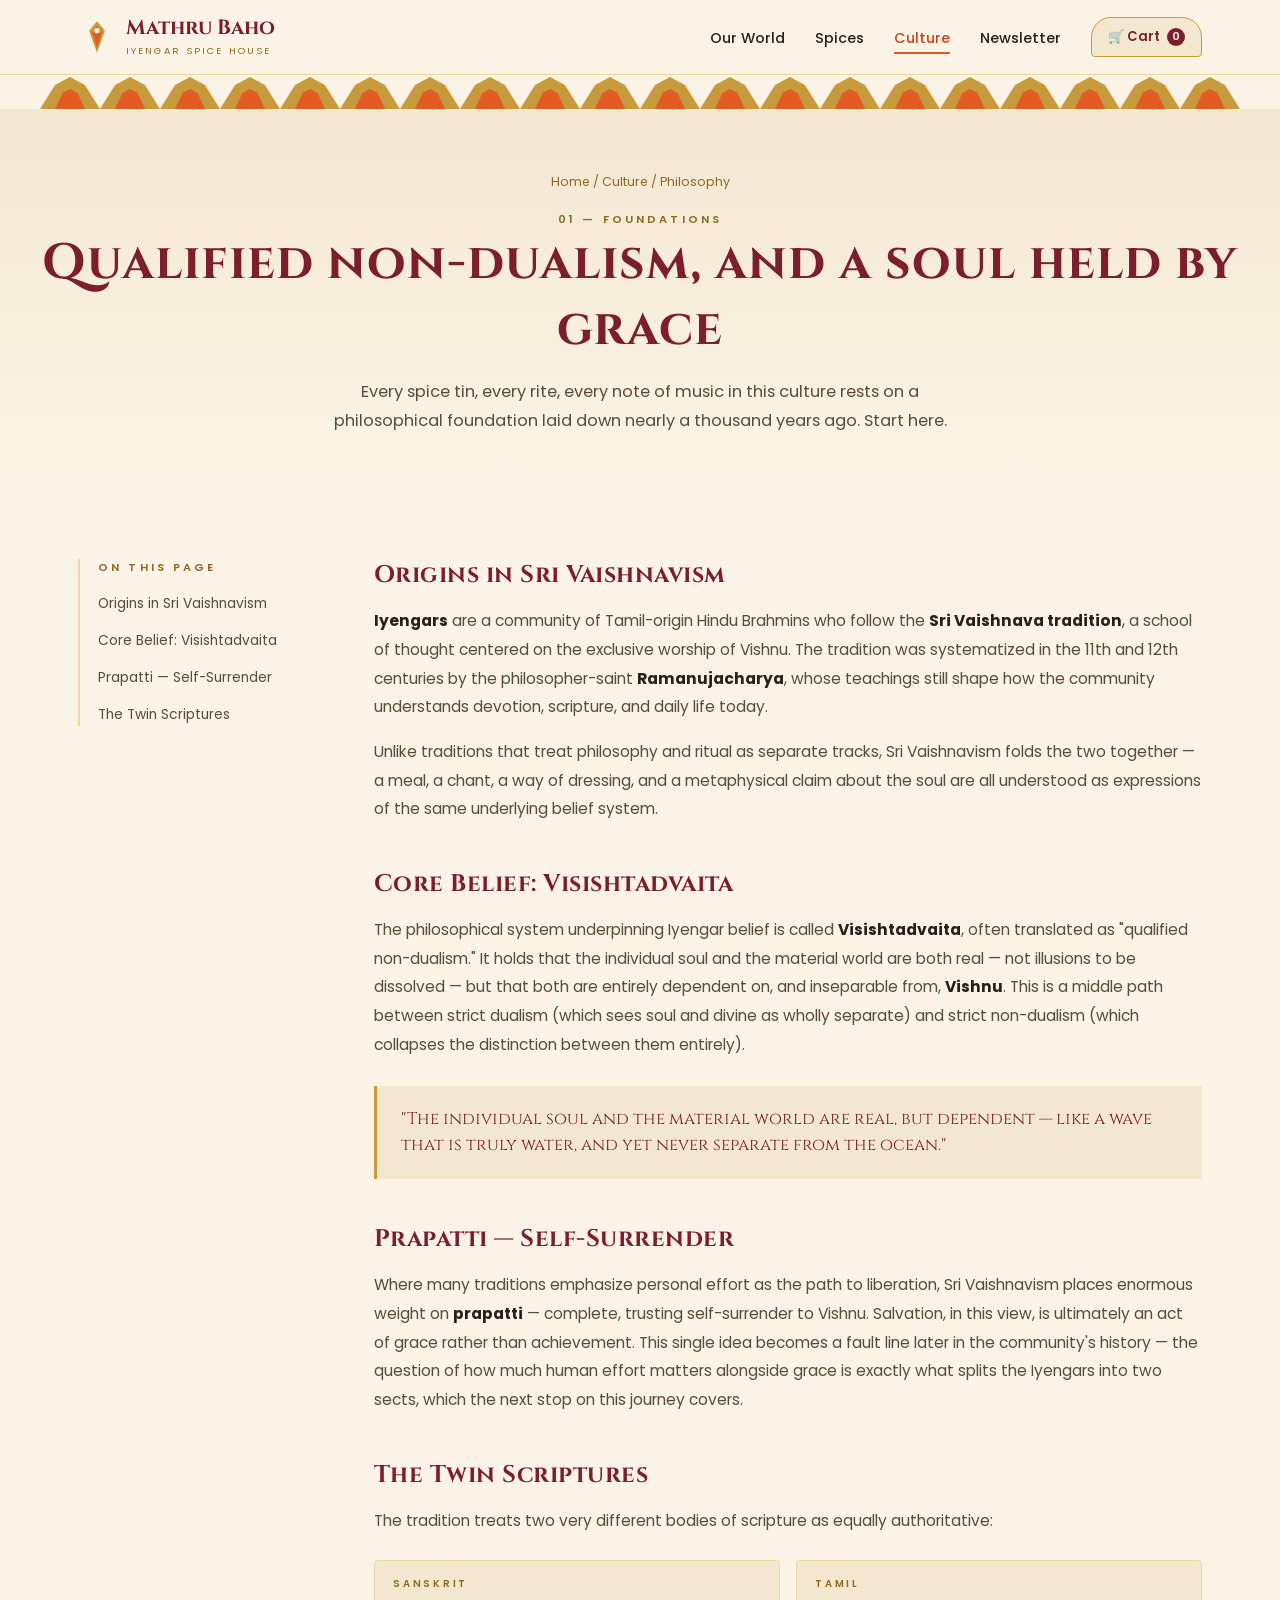
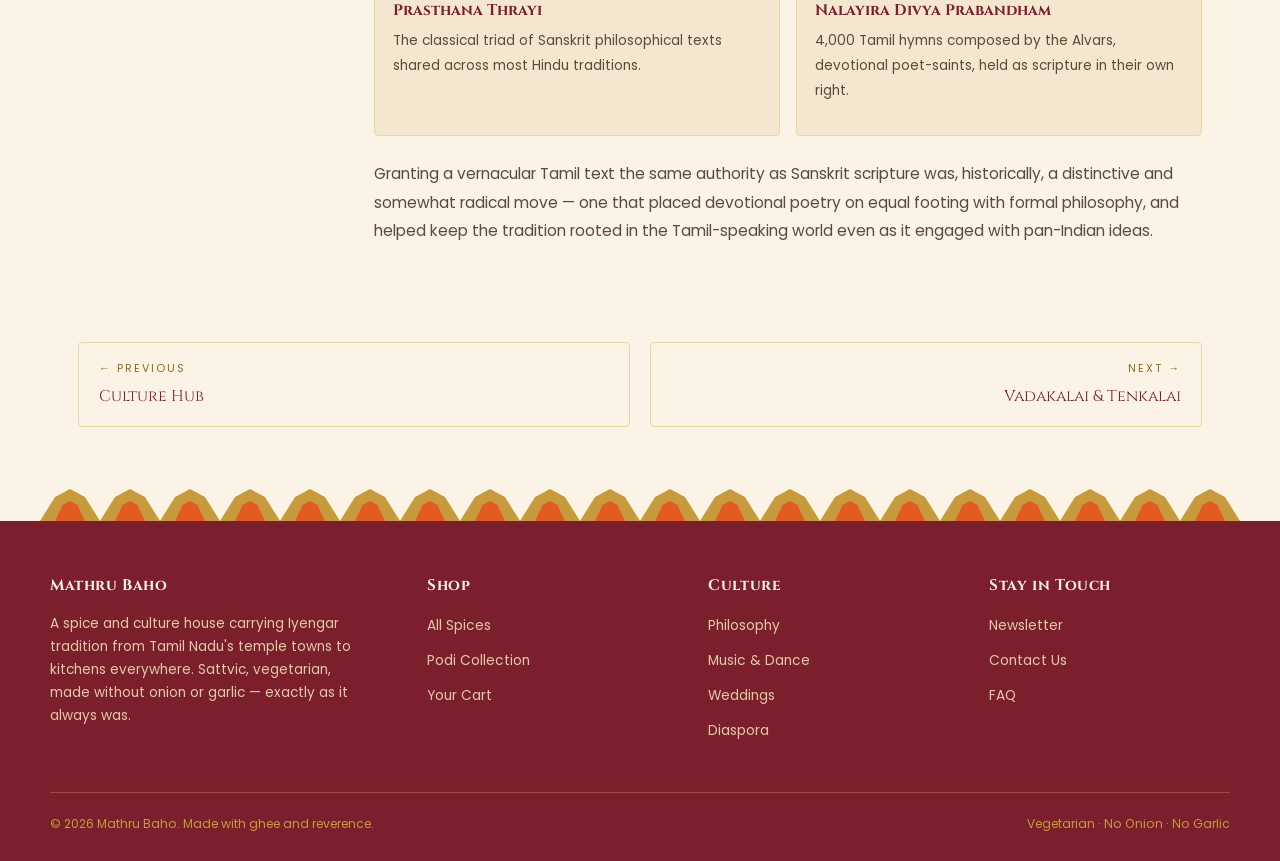
<file: culture-philosophy.html>
<!DOCTYPE html>
<html lang="en">
<head>
<meta charset="UTF-8" />
<meta name="viewport" content="width=device-width, initial-scale=1.0" />
<title>Philosophy & Belief — Mathru Baho</title>
<link rel="preconnect" href="https://fonts.googleapis.com">
<link href="https://fonts.googleapis.com/css2?family=Cinzel:wght@400;600;700&family=Poppins:ital,wght@0,300;0,400;0,500;0,600;1,400&display=swap" rel="stylesheet">
<link rel="stylesheet" href="styles.css">
</head>
<body>

<header>
  <div class="nav-wrap">
    <a href="index.html" class="logo">
      <svg class="logo-mark" viewBox="0 0 48 48" fill="none"><path d="M24 4 L34 16 L24 44 L14 16 Z" fill="#C79A3D"/><path d="M24 10 L30 18 L24 38 L18 18 Z" fill="#E15B22"/><circle cx="24" cy="16" r="3.4" fill="#FBF4E6"/></svg>
      <div><span class="logo-text">Mathru Baho</span><span class="logo-sub">Iyengar Spice House</span></div>
    </a>
    <nav>
      <ul>
        <li><a href="index.html">Our World</a></li>
        <li><a href="spices.html">Spices</a></li>
        <li><a href="culture.html" class="active">Culture</a></li>
        <li><a href="newsletter.html">Newsletter</a></li>
        <li><a href="cart.html" class="cart-btn">🛒 Cart <span class="cart-count">0</span></a></li>
      </ul>
    </nav>
  </div>
</header>

<div class="gopuram-divider" aria-hidden="true">
  <svg viewBox="0 0 1200 34" preserveAspectRatio="none">
    <defs>
      <pattern id="tier" width="60" height="34" patternUnits="userSpaceOnUse">
        <polygon points="0,34 15,10 30,2 45,10 60,34" fill="#C79A3D"/>
        <polygon points="15,34 22.5,18 30,14 37.5,18 45,34" fill="#E15B22"/>
      </pattern>
    </defs>
    <rect width="1200" height="34" fill="url(#tier)"/>
  </svg>
</div>

<section class="page-hero kolam-bg">
  <div class="breadcrumb"><a href="index.html">Home</a> / <a href="culture.html">Culture</a> / Philosophy</div>
  <span class="eyebrow">01 — Foundations</span>
  <h1>Qualified non-dualism, and a soul held by grace</h1>
  <p class="lede">Every spice tin, every rite, every note of music in this culture rests on a philosophical foundation laid down nearly a thousand years ago. Start here.</p>
</section>

<div class="article-wrap">
  <aside class="toc">
    <span class="eyebrow">On this page</span>
    <ul><li><a href="#origins">Origins in Sri Vaishnavism</a></li>
<li><a href="#core-belief">Core Belief: Visishtadvaita</a></li>
<li><a href="#prapatti">Prapatti — Self-Surrender</a></li>
<li><a href="#scriptures">The Twin Scriptures</a></li></ul>
  </aside>
  <article class="article-body">
    
    <h2 id="origins">Origins in Sri Vaishnavism</h2>
    <p><strong>Iyengars</strong> are a community of Tamil-origin Hindu Brahmins who follow the <strong>Sri Vaishnava tradition</strong>, a school of thought centered on the exclusive worship of Vishnu. The tradition was systematized in the 11th and 12th centuries by the philosopher-saint <strong>Ramanujacharya</strong>, whose teachings still shape how the community understands devotion, scripture, and daily life today.</p>
    <p>Unlike traditions that treat philosophy and ritual as separate tracks, Sri Vaishnavism folds the two together — a meal, a chant, a way of dressing, and a metaphysical claim about the soul are all understood as expressions of the same underlying belief system.</p>

    <h2 id="core-belief">Core Belief: Visishtadvaita</h2>
    <p>The philosophical system underpinning Iyengar belief is called <strong>Visishtadvaita</strong>, often translated as "qualified non-dualism." It holds that the individual soul and the material world are both real — not illusions to be dissolved — but that both are entirely dependent on, and inseparable from, <strong>Vishnu</strong>. This is a middle path between strict dualism (which sees soul and divine as wholly separate) and strict non-dualism (which collapses the distinction between them entirely).</p>

    <div class="pull-quote">"The individual soul and the material world are real, but dependent — like a wave that is truly water, and yet never separate from the ocean."</div>

    <h2 id="prapatti">Prapatti — Self-Surrender</h2>
    <p>Where many traditions emphasize personal effort as the path to liberation, Sri Vaishnavism places enormous weight on <strong>prapatti</strong> — complete, trusting self-surrender to Vishnu. Salvation, in this view, is ultimately an act of grace rather than achievement. This single idea becomes a fault line later in the community's history — the question of how much human effort matters alongside grace is exactly what splits the Iyengars into two sects, which the next stop on this journey covers.</p>

    <h2 id="scriptures">The Twin Scriptures</h2>
    <p>The tradition treats two very different bodies of scripture as equally authoritative:</p>
    <div class="fact-row">
      <div class="fact-box"><span class="eyebrow">Sanskrit</span><strong>Prasthana Thrayi</strong><p style="margin-top:6px;font-size:0.85rem;">The classical triad of Sanskrit philosophical texts shared across most Hindu traditions.</p></div>
      <div class="fact-box"><span class="eyebrow">Tamil</span><strong>Nalayira Divya Prabandham</strong><p style="margin-top:6px;font-size:0.85rem;">4,000 Tamil hymns composed by the Alvars, devotional poet-saints, held as scripture in their own right.</p></div>
    </div>
    <p>Granting a vernacular Tamil text the same authority as Sanskrit scripture was, historically, a distinctive and somewhat radical move — one that placed devotional poetry on equal footing with formal philosophy, and helped keep the tradition rooted in the Tamil-speaking world even as it engaged with pan-Indian ideas.</p>
  
  </article>
</div>

<div class="journey-nav">
  <a href="culture.html" class="prev"><span class="dir">← Previous</span><span class="label">Culture Hub</span></a>
  <a href="culture-sects.html" class="next"><span class="dir">Next →</span><span class="label">Vadakalai & Tenkalai</span></a>
</div>


<div class="gopuram-divider" aria-hidden="true"><svg viewBox="0 0 1200 34" preserveAspectRatio="none"><rect width="1200" height="34" fill="url(#tier)"/></svg></div>

<footer>
  <div class="footer-inner">
    <div>
      <h4>Mathru Baho</h4>
      <p>A spice and culture house carrying Iyengar tradition from Tamil Nadu's temple towns to kitchens everywhere. Sattvic, vegetarian, made without onion or garlic — exactly as it always was.</p>
    </div>
    <div><h4>Shop</h4><ul><li><a href="spices.html">All Spices</a></li><li><a href="spices.html">Podi Collection</a></li><li><a href="cart.html">Your Cart</a></li></ul></div>
    <div><h4>Culture</h4><ul><li><a href="culture-philosophy.html">Philosophy</a></li><li><a href="culture-music-dance.html">Music &amp; Dance</a></li><li><a href="culture-weddings.html">Weddings</a></li><li><a href="culture-diaspora.html">Diaspora</a></li></ul></div>
    <div><h4>Stay in Touch</h4><ul><li><a href="newsletter.html">Newsletter</a></li><li><a href="#">Contact Us</a></li><li><a href="#">FAQ</a></li></ul></div>
  </div>
  <div class="footer-bottom">
    <span>© 2026 Mathru Baho. Made with ghee and reverence.</span>
    <span>Vegetarian · No Onion · No Garlic</span>
  </div>
</footer>

</body>
</html>
</file>
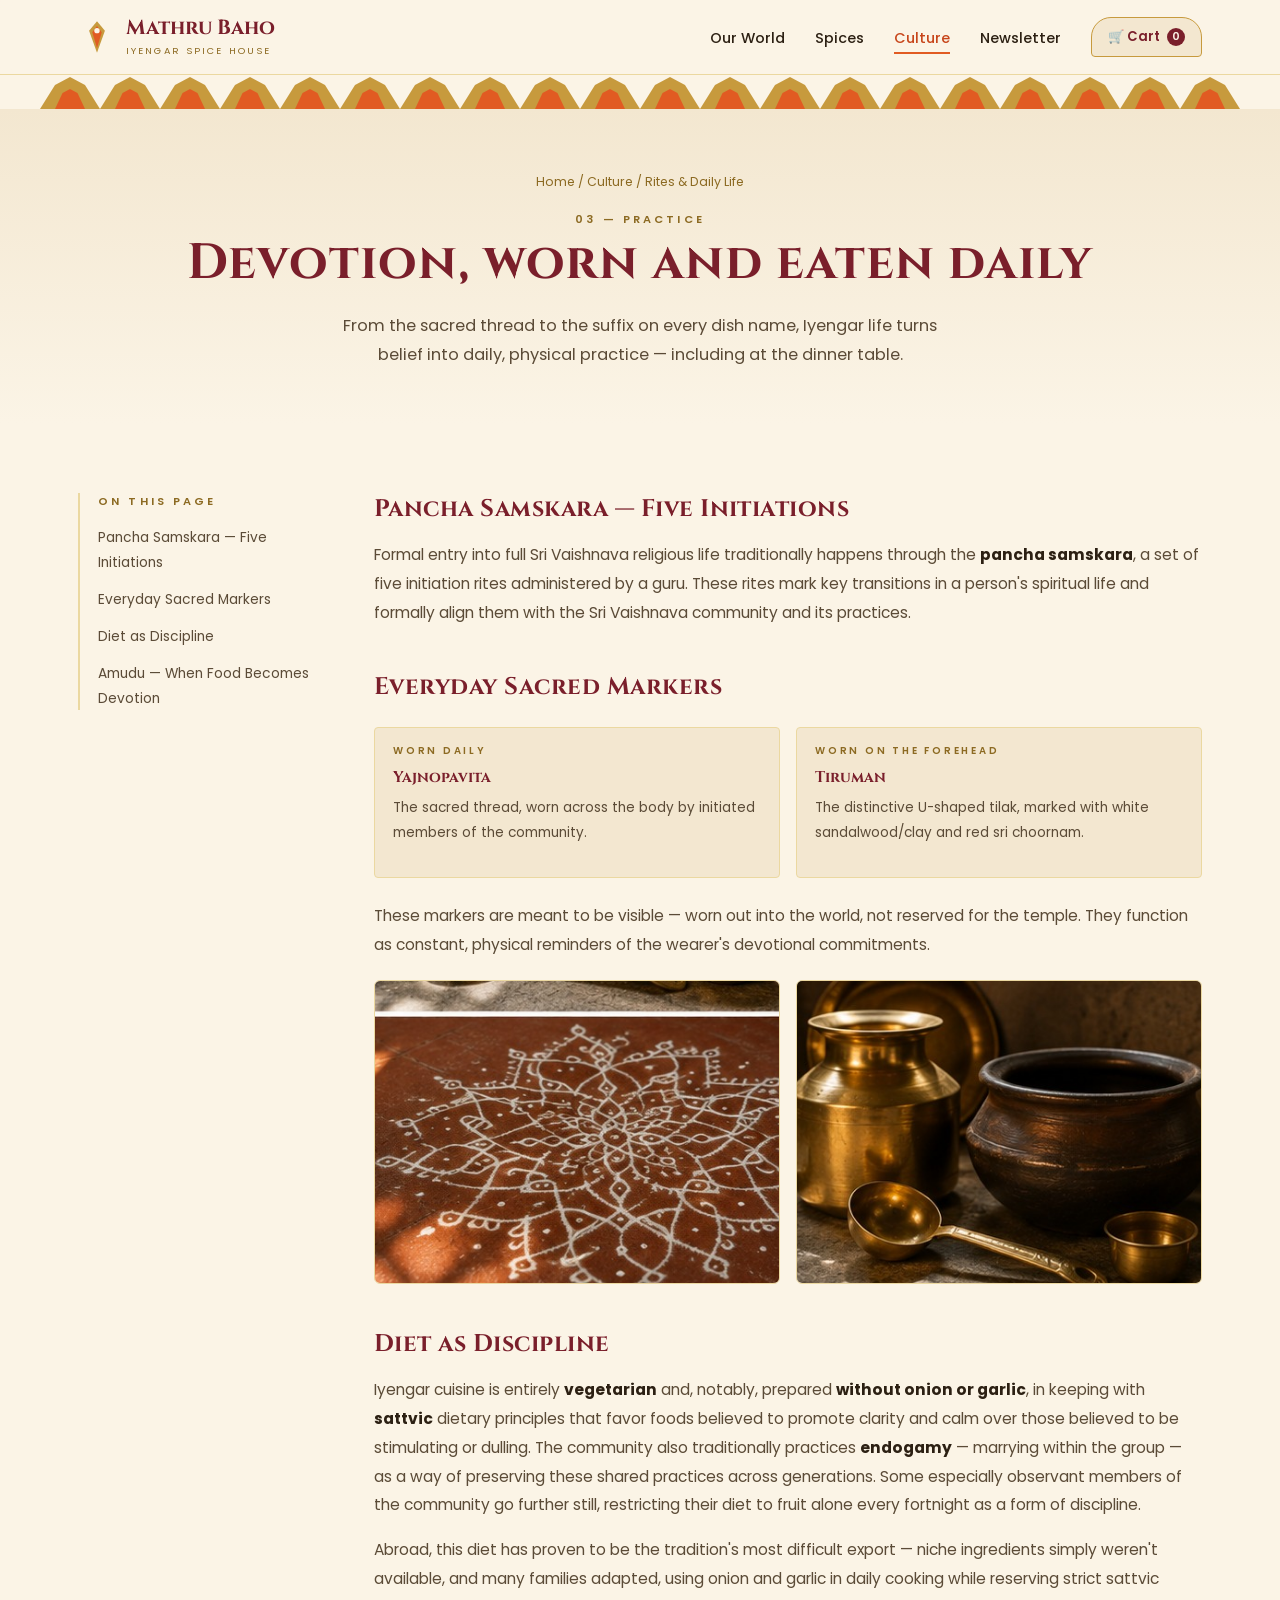
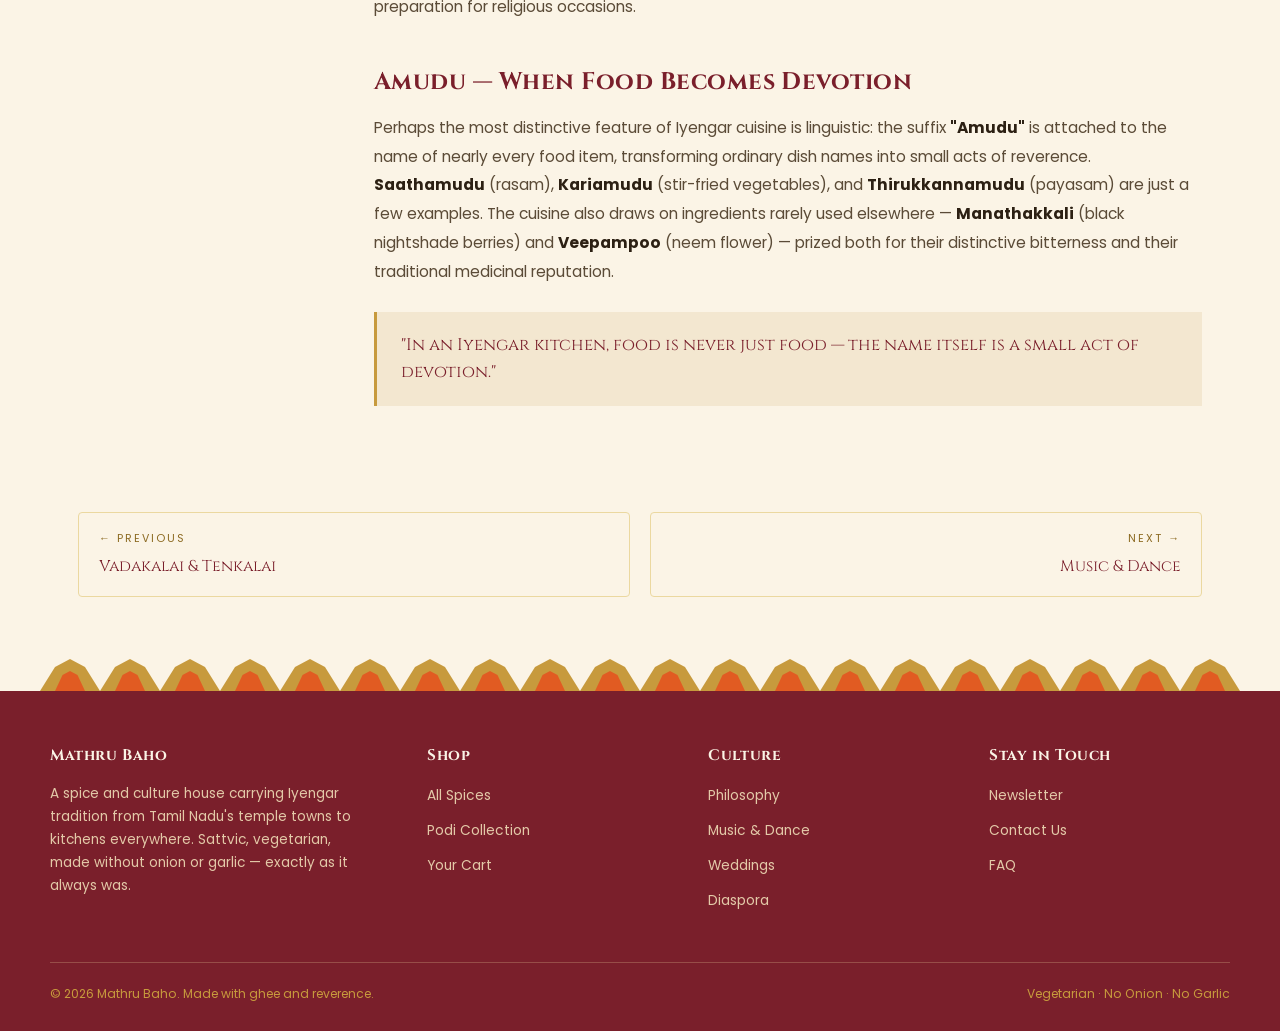
<file: culture-rites.html>
<!DOCTYPE html>
<html lang="en">
<head>
<meta charset="UTF-8" />
<meta name="viewport" content="width=device-width, initial-scale=1.0" />
<title>Rites & Daily Life — Mathru Baho</title>
<link rel="preconnect" href="https://fonts.googleapis.com">
<link href="https://fonts.googleapis.com/css2?family=Cinzel:wght@400;600;700&family=Poppins:ital,wght@0,300;0,400;0,500;0,600;1,400&display=swap" rel="stylesheet">
<link rel="stylesheet" href="styles.css">
</head>
<body>

<header>
  <div class="nav-wrap">
    <a href="index.html" class="logo">
      <svg class="logo-mark" viewBox="0 0 48 48" fill="none"><path d="M24 4 L34 16 L24 44 L14 16 Z" fill="#C79A3D"/><path d="M24 10 L30 18 L24 38 L18 18 Z" fill="#E15B22"/><circle cx="24" cy="16" r="3.4" fill="#FBF4E6"/></svg>
      <div><span class="logo-text">Mathru Baho</span><span class="logo-sub">Iyengar Spice House</span></div>
    </a>
    <nav>
      <ul>
        <li><a href="index.html">Our World</a></li>
        <li><a href="spices.html">Spices</a></li>
        <li><a href="culture.html" class="active">Culture</a></li>
        <li><a href="newsletter.html">Newsletter</a></li>
        <li><a href="cart.html" class="cart-btn">🛒 Cart <span class="cart-count">0</span></a></li>
      </ul>
    </nav>
  </div>
</header>

<div class="gopuram-divider" aria-hidden="true">
  <svg viewBox="0 0 1200 34" preserveAspectRatio="none">
    <defs>
      <pattern id="tier" width="60" height="34" patternUnits="userSpaceOnUse">
        <polygon points="0,34 15,10 30,2 45,10 60,34" fill="#C79A3D"/>
        <polygon points="15,34 22.5,18 30,14 37.5,18 45,34" fill="#E15B22"/>
      </pattern>
    </defs>
    <rect width="1200" height="34" fill="url(#tier)"/>
  </svg>
</div>

<section class="page-hero kolam-bg">
  <div class="breadcrumb"><a href="index.html">Home</a> / <a href="culture.html">Culture</a> / Rites & Daily Life</div>
  <span class="eyebrow">03 — Practice</span>
  <h1>Devotion, worn and eaten daily</h1>
  <p class="lede">From the sacred thread to the suffix on every dish name, Iyengar life turns belief into daily, physical practice — including at the dinner table.</p>
</section>

<div class="article-wrap">
  <aside class="toc">
    <span class="eyebrow">On this page</span>
    <ul><li><a href="#samskara">Pancha Samskara — Five Initiations</a></li>
<li><a href="#markers">Everyday Sacred Markers</a></li>
<li><a href="#diet">Diet as Discipline</a></li>
<li><a href="#naming">Amudu — When Food Becomes Devotion</a></li></ul>
  </aside>
  <article class="article-body">
    
    <h2 id="samskara">Pancha Samskara — Five Initiations</h2>
    <p>Formal entry into full Sri Vaishnava religious life traditionally happens through the <strong>pancha samskara</strong>, a set of five initiation rites administered by a guru. These rites mark key transitions in a person's spiritual life and formally align them with the Sri Vaishnava community and its practices.</p>

    <h2 id="markers">Everyday Sacred Markers</h2>
    <div class="fact-row">
      <div class="fact-box"><span class="eyebrow">Worn Daily</span><strong>Yajnopavita</strong><p style="margin-top:6px;font-size:0.85rem;">The sacred thread, worn across the body by initiated members of the community.</p></div>
      <div class="fact-box"><span class="eyebrow">Worn on the Forehead</span><strong>Tiruman</strong><p style="margin-top:6px;font-size:0.85rem;">The distinctive U-shaped tilak, marked with white sandalwood/clay and red sri choornam.</p></div>
    </div>
    <p>These markers are meant to be visible — worn out into the world, not reserved for the temple. They function as constant, physical reminders of the wearer's devotional commitments.</p>

    <div class="inline-photo-row">
      <div class="inline-photo"><img src="images/culture_kolam_pattern.jpg" alt="Traditional kolam rice-flour pattern"></div>
      <div class="inline-photo"><img src="images/culture_brass_vessels.jpg" alt="Traditional brass and bronze cooking vessels"></div>
    </div>

    <h2 id="diet">Diet as Discipline</h2>
    <p>Iyengar cuisine is entirely <strong>vegetarian</strong> and, notably, prepared <strong>without onion or garlic</strong>, in keeping with <strong>sattvic</strong> dietary principles that favor foods believed to promote clarity and calm over those believed to be stimulating or dulling. The community also traditionally practices <strong>endogamy</strong> — marrying within the group — as a way of preserving these shared practices across generations. Some especially observant members of the community go further still, restricting their diet to fruit alone every fortnight as a form of discipline.</p>
    <p>Abroad, this diet has proven to be the tradition's most difficult export — niche ingredients simply weren't available, and many families adapted, using onion and garlic in daily cooking while reserving strict sattvic preparation for religious occasions.</p>

    <h2 id="naming">Amudu — When Food Becomes Devotion</h2>
    <p>Perhaps the most distinctive feature of Iyengar cuisine is linguistic: the suffix <strong>"Amudu"</strong> is attached to the name of nearly every food item, transforming ordinary dish names into small acts of reverence. <strong>Saathamudu</strong> (rasam), <strong>Kariamudu</strong> (stir-fried vegetables), and <strong>Thirukkannamudu</strong> (payasam) are just a few examples. The cuisine also draws on ingredients rarely used elsewhere — <strong>Manathakkali</strong> (black nightshade berries) and <strong>Veepampoo</strong> (neem flower) — prized both for their distinctive bitterness and their traditional medicinal reputation.</p>
    <div class="pull-quote">"In an Iyengar kitchen, food is never just food — the name itself is a small act of devotion."</div>
  
  </article>
</div>

<div class="journey-nav">
  <a href="culture-sects.html" class="prev"><span class="dir">← Previous</span><span class="label">Vadakalai & Tenkalai</span></a>
  <a href="culture-music-dance.html" class="next"><span class="dir">Next →</span><span class="label">Music & Dance</span></a>
</div>


<div class="gopuram-divider" aria-hidden="true"><svg viewBox="0 0 1200 34" preserveAspectRatio="none"><rect width="1200" height="34" fill="url(#tier)"/></svg></div>

<footer>
  <div class="footer-inner">
    <div>
      <h4>Mathru Baho</h4>
      <p>A spice and culture house carrying Iyengar tradition from Tamil Nadu's temple towns to kitchens everywhere. Sattvic, vegetarian, made without onion or garlic — exactly as it always was.</p>
    </div>
    <div><h4>Shop</h4><ul><li><a href="spices.html">All Spices</a></li><li><a href="spices.html">Podi Collection</a></li><li><a href="cart.html">Your Cart</a></li></ul></div>
    <div><h4>Culture</h4><ul><li><a href="culture-philosophy.html">Philosophy</a></li><li><a href="culture-music-dance.html">Music &amp; Dance</a></li><li><a href="culture-weddings.html">Weddings</a></li><li><a href="culture-diaspora.html">Diaspora</a></li></ul></div>
    <div><h4>Stay in Touch</h4><ul><li><a href="newsletter.html">Newsletter</a></li><li><a href="#">Contact Us</a></li><li><a href="#">FAQ</a></li></ul></div>
  </div>
  <div class="footer-bottom">
    <span>© 2026 Mathru Baho. Made with ghee and reverence.</span>
    <span>Vegetarian · No Onion · No Garlic</span>
  </div>
</footer>

</body>
</html>
</file>
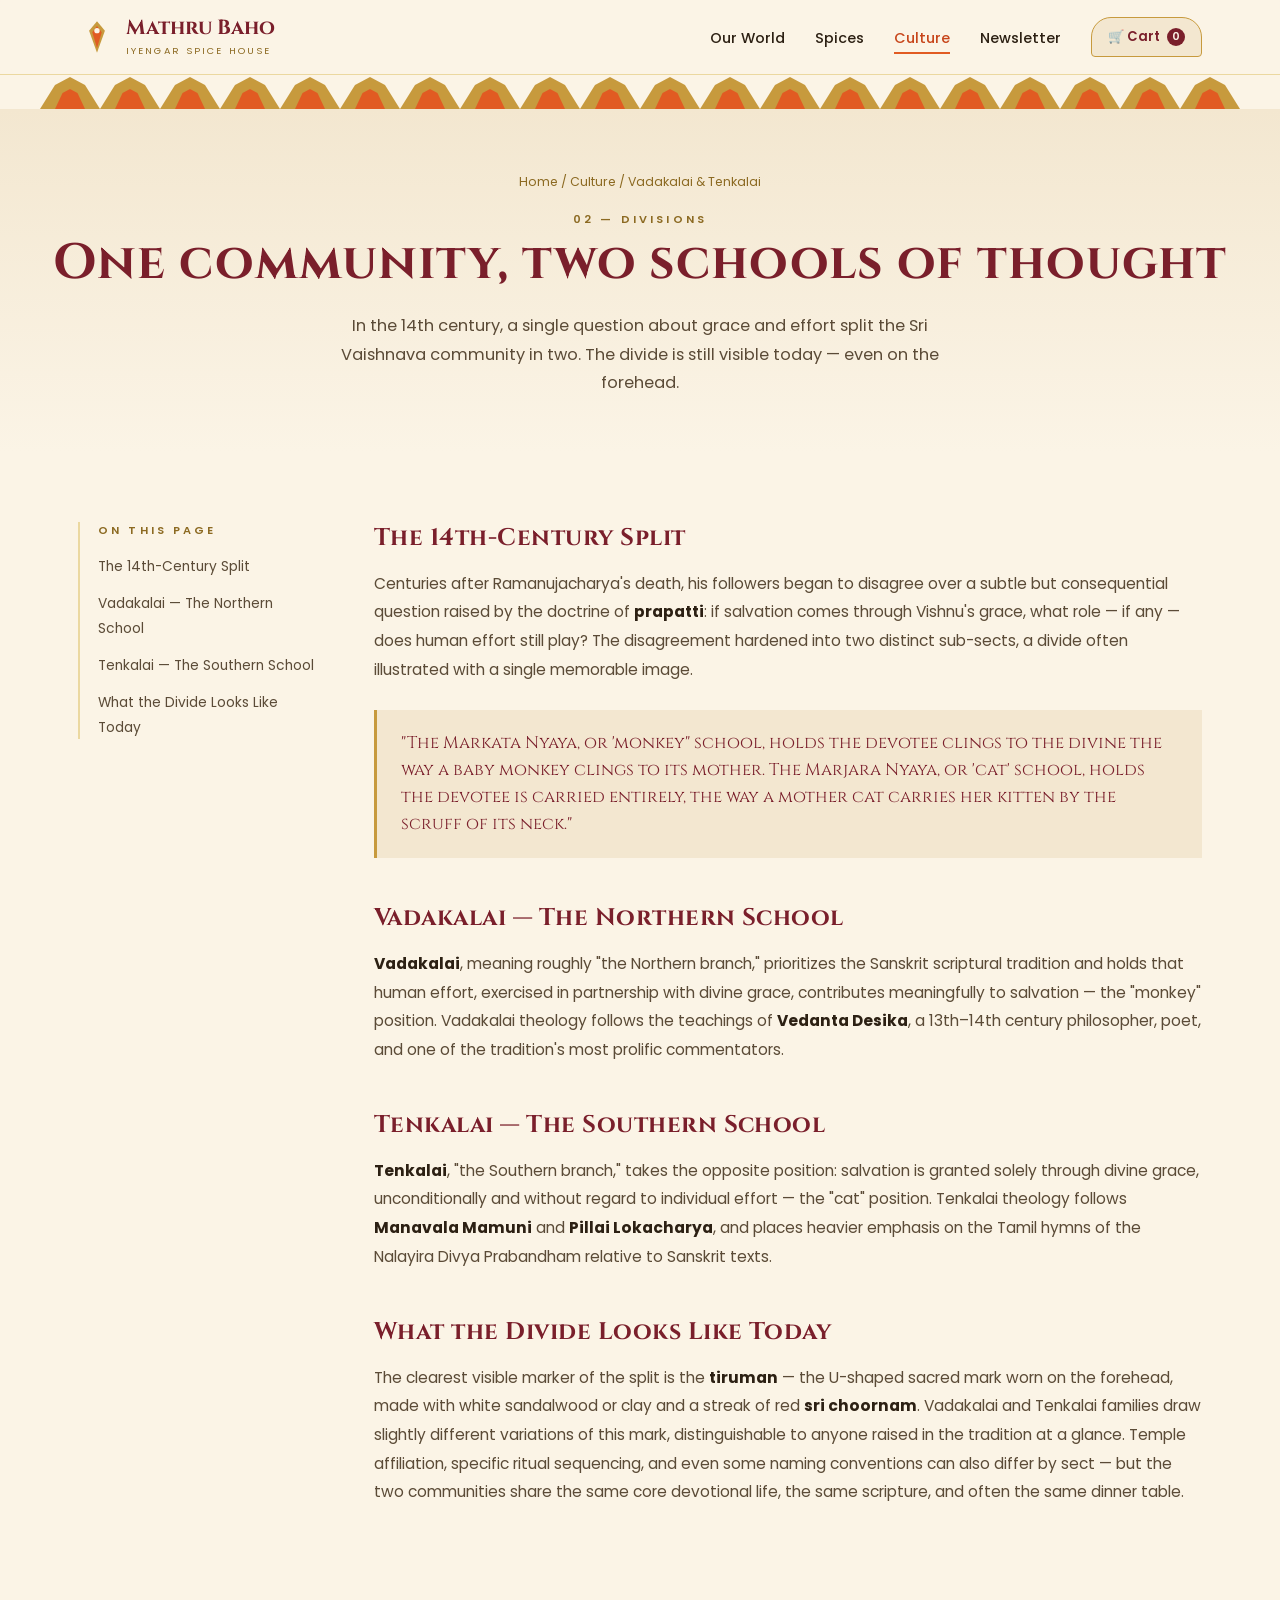
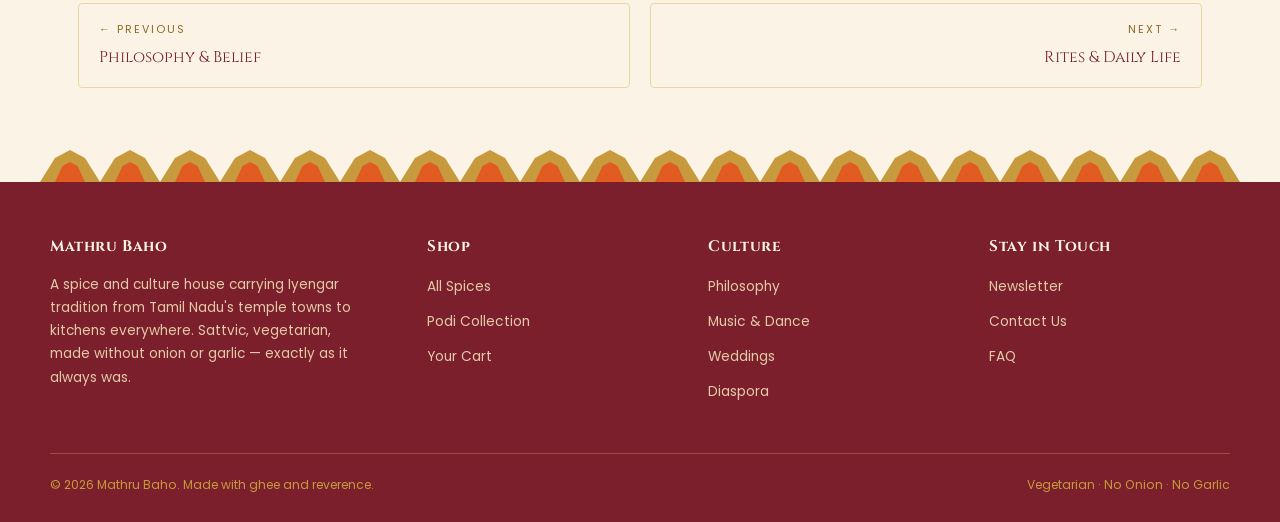
<file: culture-sects.html>
<!DOCTYPE html>
<html lang="en">
<head>
<meta charset="UTF-8" />
<meta name="viewport" content="width=device-width, initial-scale=1.0" />
<title>Vadakalai & Tenkalai — Mathru Baho</title>
<link rel="preconnect" href="https://fonts.googleapis.com">
<link href="https://fonts.googleapis.com/css2?family=Cinzel:wght@400;600;700&family=Poppins:ital,wght@0,300;0,400;0,500;0,600;1,400&display=swap" rel="stylesheet">
<link rel="stylesheet" href="styles.css">
</head>
<body>

<header>
  <div class="nav-wrap">
    <a href="index.html" class="logo">
      <svg class="logo-mark" viewBox="0 0 48 48" fill="none"><path d="M24 4 L34 16 L24 44 L14 16 Z" fill="#C79A3D"/><path d="M24 10 L30 18 L24 38 L18 18 Z" fill="#E15B22"/><circle cx="24" cy="16" r="3.4" fill="#FBF4E6"/></svg>
      <div><span class="logo-text">Mathru Baho</span><span class="logo-sub">Iyengar Spice House</span></div>
    </a>
    <nav>
      <ul>
        <li><a href="index.html">Our World</a></li>
        <li><a href="spices.html">Spices</a></li>
        <li><a href="culture.html" class="active">Culture</a></li>
        <li><a href="newsletter.html">Newsletter</a></li>
        <li><a href="cart.html" class="cart-btn">🛒 Cart <span class="cart-count">0</span></a></li>
      </ul>
    </nav>
  </div>
</header>

<div class="gopuram-divider" aria-hidden="true">
  <svg viewBox="0 0 1200 34" preserveAspectRatio="none">
    <defs>
      <pattern id="tier" width="60" height="34" patternUnits="userSpaceOnUse">
        <polygon points="0,34 15,10 30,2 45,10 60,34" fill="#C79A3D"/>
        <polygon points="15,34 22.5,18 30,14 37.5,18 45,34" fill="#E15B22"/>
      </pattern>
    </defs>
    <rect width="1200" height="34" fill="url(#tier)"/>
  </svg>
</div>

<section class="page-hero kolam-bg">
  <div class="breadcrumb"><a href="index.html">Home</a> / <a href="culture.html">Culture</a> / Vadakalai & Tenkalai</div>
  <span class="eyebrow">02 — Divisions</span>
  <h1>One community, two schools of thought</h1>
  <p class="lede">In the 14th century, a single question about grace and effort split the Sri Vaishnava community in two. The divide is still visible today — even on the forehead.</p>
</section>

<div class="article-wrap">
  <aside class="toc">
    <span class="eyebrow">On this page</span>
    <ul><li><a href="#split">The 14th-Century Split</a></li>
<li><a href="#vadakalai">Vadakalai — The Northern School</a></li>
<li><a href="#tenkalai">Tenkalai — The Southern School</a></li>
<li><a href="#today">What the Divide Looks Like Today</a></li></ul>
  </aside>
  <article class="article-body">
    
    <h2 id="split">The 14th-Century Split</h2>
    <p>Centuries after Ramanujacharya's death, his followers began to disagree over a subtle but consequential question raised by the doctrine of <strong>prapatti</strong>: if salvation comes through Vishnu's grace, what role — if any — does human effort still play? The disagreement hardened into two distinct sub-sects, a divide often illustrated with a single memorable image.</p>
    <div class="pull-quote">"The Markata Nyaya, or 'monkey" school, holds the devotee clings to the divine the way a baby monkey clings to its mother. The Marjara Nyaya, or 'cat' school, holds the devotee is carried entirely, the way a mother cat carries her kitten by the scruff of its neck."</div>

    <h2 id="vadakalai">Vadakalai — The Northern School</h2>
    <p><strong>Vadakalai</strong>, meaning roughly "the Northern branch," prioritizes the Sanskrit scriptural tradition and holds that human effort, exercised in partnership with divine grace, contributes meaningfully to salvation — the "monkey" position. Vadakalai theology follows the teachings of <strong>Vedanta Desika</strong>, a 13th–14th century philosopher, poet, and one of the tradition's most prolific commentators.</p>

    <h2 id="tenkalai">Tenkalai — The Southern School</h2>
    <p><strong>Tenkalai</strong>, "the Southern branch," takes the opposite position: salvation is granted solely through divine grace, unconditionally and without regard to individual effort — the "cat" position. Tenkalai theology follows <strong>Manavala Mamuni</strong> and <strong>Pillai Lokacharya</strong>, and places heavier emphasis on the Tamil hymns of the Nalayira Divya Prabandham relative to Sanskrit texts.</p>

    <h2 id="today">What the Divide Looks Like Today</h2>
    <p>The clearest visible marker of the split is the <strong>tiruman</strong> — the U-shaped sacred mark worn on the forehead, made with white sandalwood or clay and a streak of red <strong>sri choornam</strong>. Vadakalai and Tenkalai families draw slightly different variations of this mark, distinguishable to anyone raised in the tradition at a glance. Temple affiliation, specific ritual sequencing, and even some naming conventions can also differ by sect — but the two communities share the same core devotional life, the same scripture, and often the same dinner table.</p>
  
  </article>
</div>

<div class="journey-nav">
  <a href="culture-philosophy.html" class="prev"><span class="dir">← Previous</span><span class="label">Philosophy & Belief</span></a>
  <a href="culture-rites.html" class="next"><span class="dir">Next →</span><span class="label">Rites & Daily Life</span></a>
</div>


<div class="gopuram-divider" aria-hidden="true"><svg viewBox="0 0 1200 34" preserveAspectRatio="none"><rect width="1200" height="34" fill="url(#tier)"/></svg></div>

<footer>
  <div class="footer-inner">
    <div>
      <h4>Mathru Baho</h4>
      <p>A spice and culture house carrying Iyengar tradition from Tamil Nadu's temple towns to kitchens everywhere. Sattvic, vegetarian, made without onion or garlic — exactly as it always was.</p>
    </div>
    <div><h4>Shop</h4><ul><li><a href="spices.html">All Spices</a></li><li><a href="spices.html">Podi Collection</a></li><li><a href="cart.html">Your Cart</a></li></ul></div>
    <div><h4>Culture</h4><ul><li><a href="culture-philosophy.html">Philosophy</a></li><li><a href="culture-music-dance.html">Music &amp; Dance</a></li><li><a href="culture-weddings.html">Weddings</a></li><li><a href="culture-diaspora.html">Diaspora</a></li></ul></div>
    <div><h4>Stay in Touch</h4><ul><li><a href="newsletter.html">Newsletter</a></li><li><a href="#">Contact Us</a></li><li><a href="#">FAQ</a></li></ul></div>
  </div>
  <div class="footer-bottom">
    <span>© 2026 Mathru Baho. Made with ghee and reverence.</span>
    <span>Vegetarian · No Onion · No Garlic</span>
  </div>
</footer>

</body>
</html>
</file>
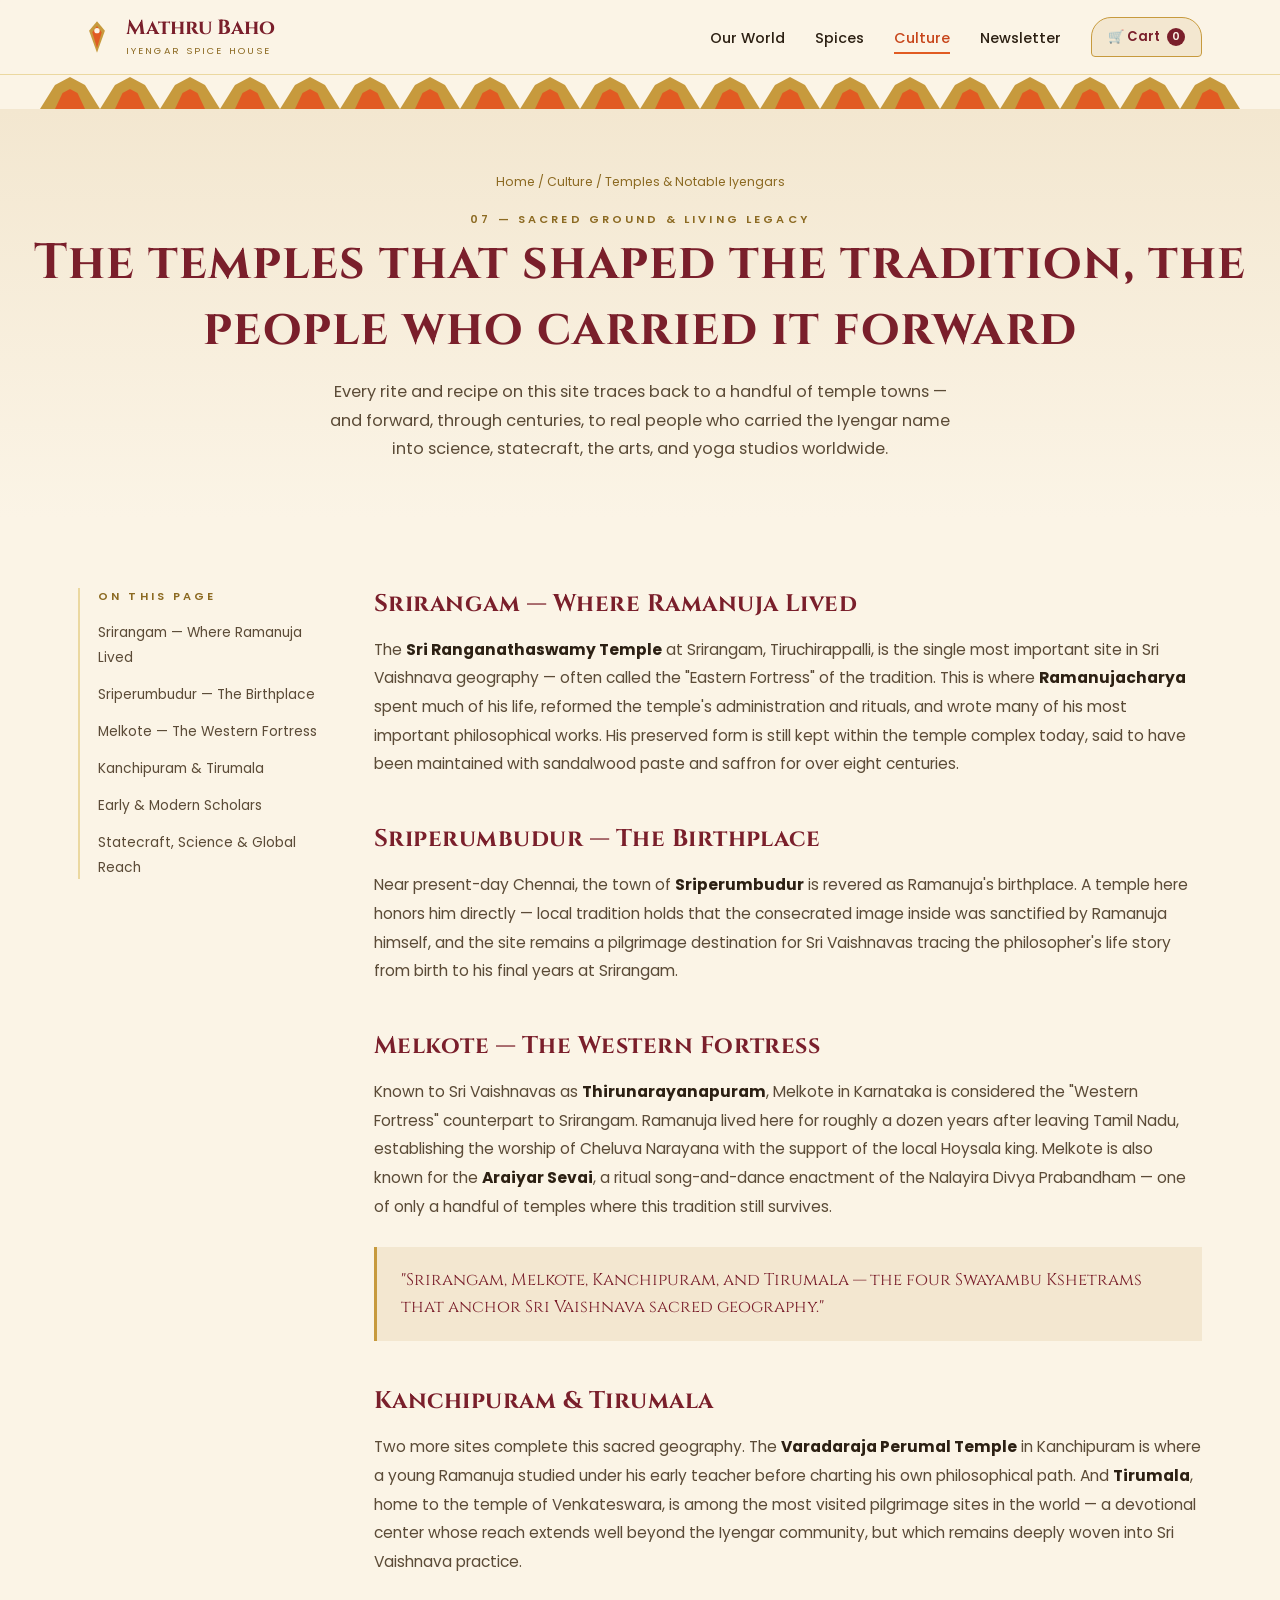
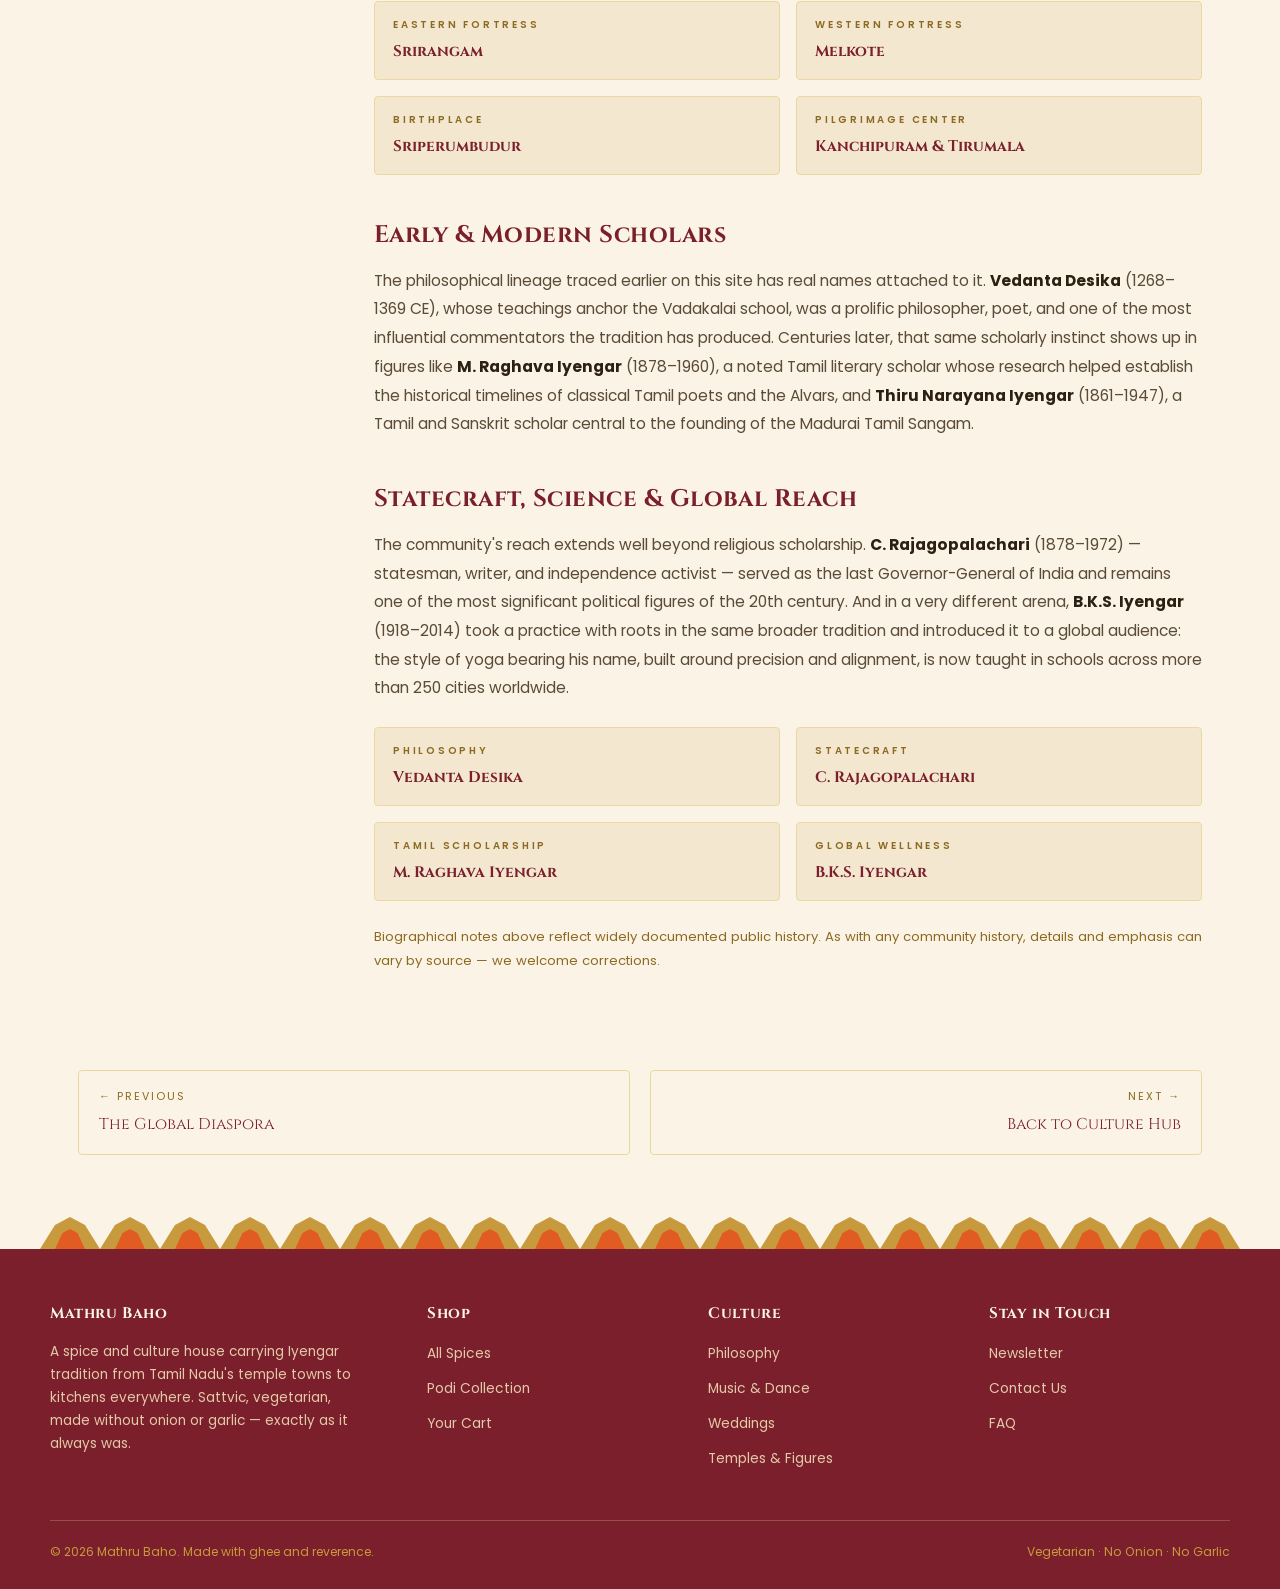
<file: culture-temples-figures.html>
<!DOCTYPE html>
<html lang="en">
<head>
<meta charset="UTF-8" />
<meta name="viewport" content="width=device-width, initial-scale=1.0" />
<title>Temples & Notable Iyengars — Mathru Baho</title>
<link rel="preconnect" href="https://fonts.googleapis.com">
<link href="https://fonts.googleapis.com/css2?family=Cinzel:wght@400;600;700&family=Poppins:ital,wght@0,300;0,400;0,500;0,600;1,400&display=swap" rel="stylesheet">
<link rel="stylesheet" href="styles.css">
</head>
<body>

<header>
  <div class="nav-wrap">
    <a href="index.html" class="logo">
      <svg class="logo-mark" viewBox="0 0 48 48" fill="none"><path d="M24 4 L34 16 L24 44 L14 16 Z" fill="#C79A3D"/><path d="M24 10 L30 18 L24 38 L18 18 Z" fill="#E15B22"/><circle cx="24" cy="16" r="3.4" fill="#FBF4E6"/></svg>
      <div><span class="logo-text">Mathru Baho</span><span class="logo-sub">Iyengar Spice House</span></div>
    </a>
    <nav>
      <ul>
        <li><a href="index.html">Our World</a></li>
        <li><a href="spices.html">Spices</a></li>
        <li><a href="culture.html" class="active">Culture</a></li>
        <li><a href="newsletter.html">Newsletter</a></li>
        <li><a href="cart.html" class="cart-btn">🛒 Cart <span class="cart-count" id="navCartCount">0</span></a></li>
      </ul>
    </nav>
  </div>
</header>

<div class="gopuram-divider" aria-hidden="true">
  <svg viewBox="0 0 1200 34" preserveAspectRatio="none">
    <defs>
      <pattern id="tier" width="60" height="34" patternUnits="userSpaceOnUse">
        <polygon points="0,34 15,10 30,2 45,10 60,34" fill="#C79A3D"/>
        <polygon points="15,34 22.5,18 30,14 37.5,18 45,34" fill="#E15B22"/>
      </pattern>
    </defs>
    <rect width="1200" height="34" fill="url(#tier)"/>
  </svg>
</div>

<section class="page-hero kolam-bg">
  <div class="breadcrumb"><a href="index.html">Home</a> / <a href="culture.html">Culture</a> / Temples &amp; Notable Iyengars</div>
  <span class="eyebrow">07 — Sacred Ground &amp; Living Legacy</span>
  <h1>The temples that shaped the tradition, the people who carried it forward</h1>
  <p class="lede">Every rite and recipe on this site traces back to a handful of temple towns — and forward, through centuries, to real people who carried the Iyengar name into science, statecraft, the arts, and yoga studios worldwide.</p>
</section>

<div class="article-wrap">
  <aside class="toc">
    <span class="eyebrow">On this page</span>
    <ul><li><a href="#srirangam">Srirangam — Where Ramanuja Lived</a></li>
<li><a href="#sriperumbudur">Sriperumbudur — The Birthplace</a></li>
<li><a href="#melkote">Melkote — The Western Fortress</a></li>
<li><a href="#kanchipuram">Kanchipuram & Tirumala</a></li>
<li><a href="#figures-early">Early & Modern Scholars</a></li>
<li><a href="#figures-public">Statecraft, Science & Global Reach</a></li></ul>
  </aside>
  <article class="article-body">
    
<h2 id="srirangam">Srirangam — Where Ramanuja Lived</h2>
<p>The <strong>Sri Ranganathaswamy Temple</strong> at Srirangam, Tiruchirappalli, is the single most important site in Sri Vaishnava geography — often called the "Eastern Fortress" of the tradition. This is where <strong>Ramanujacharya</strong> spent much of his life, reformed the temple's administration and rituals, and wrote many of his most important philosophical works. His preserved form is still kept within the temple complex today, said to have been maintained with sandalwood paste and saffron for over eight centuries.</p>

<h2 id="sriperumbudur">Sriperumbudur — The Birthplace</h2>
<p>Near present-day Chennai, the town of <strong>Sriperumbudur</strong> is revered as Ramanuja's birthplace. A temple here honors him directly — local tradition holds that the consecrated image inside was sanctified by Ramanuja himself, and the site remains a pilgrimage destination for Sri Vaishnavas tracing the philosopher's life story from birth to his final years at Srirangam.</p>

<h2 id="melkote">Melkote — The Western Fortress</h2>
<p>Known to Sri Vaishnavas as <strong>Thirunarayanapuram</strong>, Melkote in Karnataka is considered the "Western Fortress" counterpart to Srirangam. Ramanuja lived here for roughly a dozen years after leaving Tamil Nadu, establishing the worship of Cheluva Narayana with the support of the local Hoysala king. Melkote is also known for the <strong>Araiyar Sevai</strong>, a ritual song-and-dance enactment of the Nalayira Divya Prabandham — one of only a handful of temples where this tradition still survives.</p>

<div class="pull-quote">"Srirangam, Melkote, Kanchipuram, and Tirumala — the four Swayambu Kshetrams that anchor Sri Vaishnava sacred geography."</div>

<h2 id="kanchipuram">Kanchipuram &amp; Tirumala</h2>
<p>Two more sites complete this sacred geography. The <strong>Varadaraja Perumal Temple</strong> in Kanchipuram is where a young Ramanuja studied under his early teacher before charting his own philosophical path. And <strong>Tirumala</strong>, home to the temple of Venkateswara, is among the most visited pilgrimage sites in the world — a devotional center whose reach extends well beyond the Iyengar community, but which remains deeply woven into Sri Vaishnava practice.</p>
<div class="fact-row">
  <div class="fact-box"><span class="eyebrow">Eastern Fortress</span><strong>Srirangam</strong></div>
  <div class="fact-box"><span class="eyebrow">Western Fortress</span><strong>Melkote</strong></div>
  <div class="fact-box"><span class="eyebrow">Birthplace</span><strong>Sriperumbudur</strong></div>
  <div class="fact-box"><span class="eyebrow">Pilgrimage Center</span><strong>Kanchipuram &amp; Tirumala</strong></div>
</div>

<h2 id="figures-early">Early &amp; Modern Scholars</h2>
<p>The philosophical lineage traced earlier on this site has real names attached to it. <strong>Vedanta Desika</strong> (1268–1369 CE), whose teachings anchor the Vadakalai school, was a prolific philosopher, poet, and one of the most influential commentators the tradition has produced. Centuries later, that same scholarly instinct shows up in figures like <strong>M. Raghava Iyengar</strong> (1878–1960), a noted Tamil literary scholar whose research helped establish the historical timelines of classical Tamil poets and the Alvars, and <strong>Thiru Narayana Iyengar</strong> (1861–1947), a Tamil and Sanskrit scholar central to the founding of the Madurai Tamil Sangam.</p>

<h2 id="figures-public">Statecraft, Science &amp; Global Reach</h2>
<p>The community's reach extends well beyond religious scholarship. <strong>C. Rajagopalachari</strong> (1878–1972) — statesman, writer, and independence activist — served as the last Governor-General of India and remains one of the most significant political figures of the 20th century. And in a very different arena, <strong>B.K.S. Iyengar</strong> (1918–2014) took a practice with roots in the same broader tradition and introduced it to a global audience: the style of yoga bearing his name, built around precision and alignment, is now taught in schools across more than 250 cities worldwide.</p>
<div class="fact-row">
  <div class="fact-box"><span class="eyebrow">Philosophy</span><strong>Vedanta Desika</strong></div>
  <div class="fact-box"><span class="eyebrow">Statecraft</span><strong>C. Rajagopalachari</strong></div>
  <div class="fact-box"><span class="eyebrow">Tamil Scholarship</span><strong>M. Raghava Iyengar</strong></div>
  <div class="fact-box"><span class="eyebrow">Global Wellness</span><strong>B.K.S. Iyengar</strong></div>
</div>
<p style="font-size:0.82rem; color:var(--gold-dark);">Biographical notes above reflect widely documented public history. As with any community history, details and emphasis can vary by source — we welcome corrections.</p>

  </article>
</div>

<div class="journey-nav">
  <a href="culture-diaspora.html" class="prev"><span class="dir">← Previous</span><span class="label">The Global Diaspora</span></a>
  <a href="culture.html" class="next"><span class="dir">Next →</span><span class="label">Back to Culture Hub</span></a>
</div>


<div class="gopuram-divider" aria-hidden="true"><svg viewBox="0 0 1200 34" preserveAspectRatio="none"><rect width="1200" height="34" fill="url(#tier)"/></svg></div>

<footer>
  <div class="footer-inner">
    <div>
      <h4>Mathru Baho</h4>
      <p>A spice and culture house carrying Iyengar tradition from Tamil Nadu's temple towns to kitchens everywhere. Sattvic, vegetarian, made without onion or garlic — exactly as it always was.</p>
    </div>
    <div><h4>Shop</h4><ul><li><a href="spices.html">All Spices</a></li><li><a href="spices.html">Podi Collection</a></li><li><a href="cart.html">Your Cart</a></li></ul></div>
    <div><h4>Culture</h4><ul><li><a href="culture-philosophy.html">Philosophy</a></li><li><a href="culture-music-dance.html">Music &amp; Dance</a></li><li><a href="culture-weddings.html">Weddings</a></li><li><a href="culture-temples-figures.html">Temples &amp; Figures</a></li></ul></div>
    <div><h4>Stay in Touch</h4><ul><li><a href="newsletter.html">Newsletter</a></li><li><a href="#">Contact Us</a></li><li><a href="#">FAQ</a></li></ul></div>
  </div>
  <div class="footer-bottom">
    <span>© 2026 Mathru Baho. Made with ghee and reverence.</span>
    <span>Vegetarian · No Onion · No Garlic</span>
  </div>
</footer>

<script>
function updateNavCount(){
  try{
    const cart = JSON.parse(localStorage.getItem('mb_cart') || '{}');
    const count = Object.values(cart).reduce((a,b)=>a+b, 0);
    document.getElementById('navCartCount').textContent = count;
  }catch(e){}
}
updateNavCount();
</script>

</body>
</html>
</file>
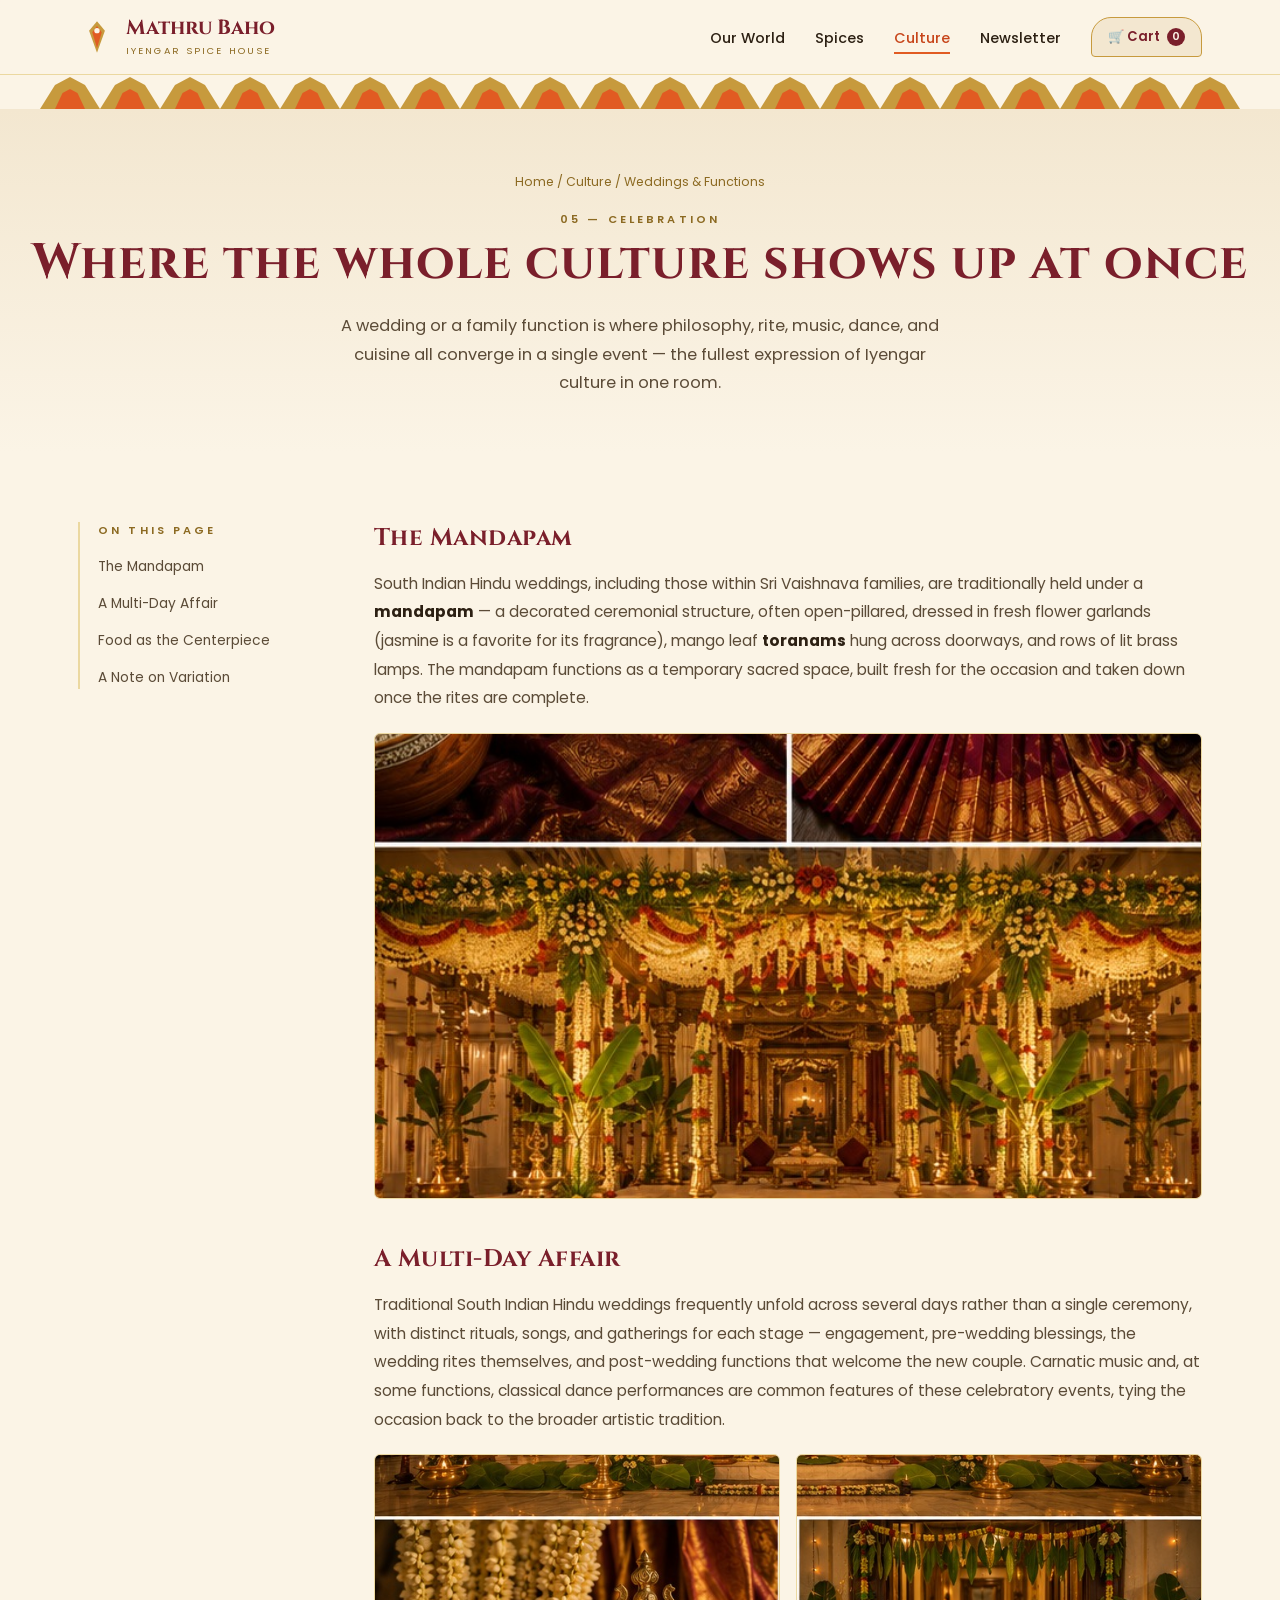
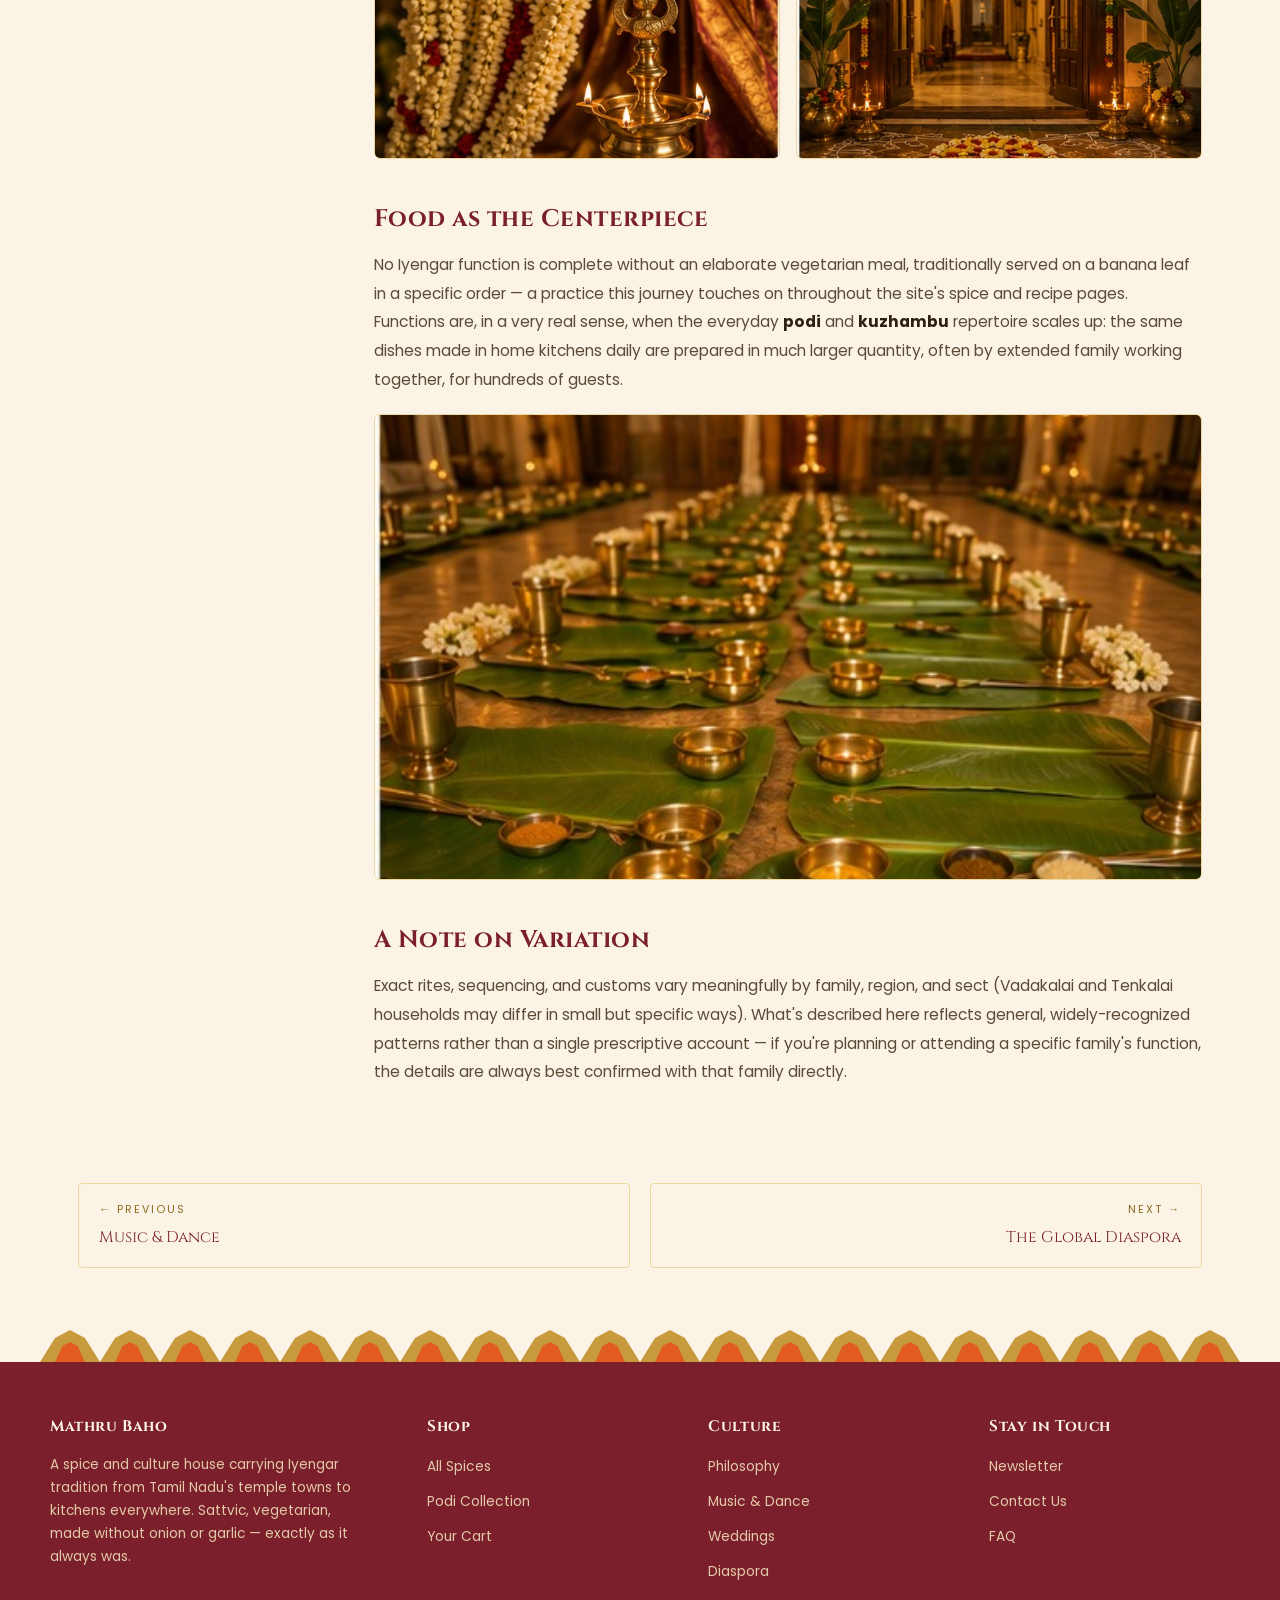
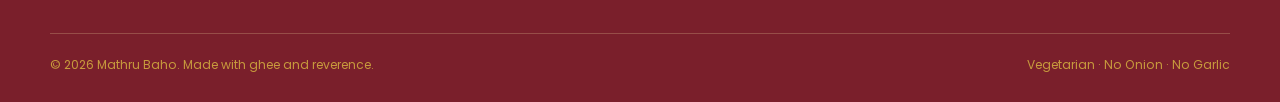
<file: culture-weddings.html>
<!DOCTYPE html>
<html lang="en">
<head>
<meta charset="UTF-8" />
<meta name="viewport" content="width=device-width, initial-scale=1.0" />
<title>Weddings & Functions — Mathru Baho</title>
<link rel="preconnect" href="https://fonts.googleapis.com">
<link href="https://fonts.googleapis.com/css2?family=Cinzel:wght@400;600;700&family=Poppins:ital,wght@0,300;0,400;0,500;0,600;1,400&display=swap" rel="stylesheet">
<link rel="stylesheet" href="styles.css">
</head>
<body>

<header>
  <div class="nav-wrap">
    <a href="index.html" class="logo">
      <svg class="logo-mark" viewBox="0 0 48 48" fill="none"><path d="M24 4 L34 16 L24 44 L14 16 Z" fill="#C79A3D"/><path d="M24 10 L30 18 L24 38 L18 18 Z" fill="#E15B22"/><circle cx="24" cy="16" r="3.4" fill="#FBF4E6"/></svg>
      <div><span class="logo-text">Mathru Baho</span><span class="logo-sub">Iyengar Spice House</span></div>
    </a>
    <nav>
      <ul>
        <li><a href="index.html">Our World</a></li>
        <li><a href="spices.html">Spices</a></li>
        <li><a href="culture.html" class="active">Culture</a></li>
        <li><a href="newsletter.html">Newsletter</a></li>
        <li><a href="cart.html" class="cart-btn">🛒 Cart <span class="cart-count">0</span></a></li>
      </ul>
    </nav>
  </div>
</header>

<div class="gopuram-divider" aria-hidden="true">
  <svg viewBox="0 0 1200 34" preserveAspectRatio="none">
    <defs>
      <pattern id="tier" width="60" height="34" patternUnits="userSpaceOnUse">
        <polygon points="0,34 15,10 30,2 45,10 60,34" fill="#C79A3D"/>
        <polygon points="15,34 22.5,18 30,14 37.5,18 45,34" fill="#E15B22"/>
      </pattern>
    </defs>
    <rect width="1200" height="34" fill="url(#tier)"/>
  </svg>
</div>

<section class="page-hero kolam-bg">
  <div class="breadcrumb"><a href="index.html">Home</a> / <a href="culture.html">Culture</a> / Weddings & Functions</div>
  <span class="eyebrow">05 — Celebration</span>
  <h1>Where the whole culture shows up at once</h1>
  <p class="lede">A wedding or a family function is where philosophy, rite, music, dance, and cuisine all converge in a single event — the fullest expression of Iyengar culture in one room.</p>
</section>

<div class="article-wrap">
  <aside class="toc">
    <span class="eyebrow">On this page</span>
    <ul><li><a href="#mandapam">The Mandapam</a></li>
<li><a href="#multi-day">A Multi-Day Affair</a></li>
<li><a href="#food">Food as the Centerpiece</a></li>
<li><a href="#note">A Note on Variation</a></li></ul>
  </aside>
  <article class="article-body">
    
    <h2 id="mandapam">The Mandapam</h2>
    <p>South Indian Hindu weddings, including those within Sri Vaishnava families, are traditionally held under a <strong>mandapam</strong> — a decorated ceremonial structure, often open-pillared, dressed in fresh flower garlands (jasmine is a favorite for its fragrance), mango leaf <strong>toranams</strong> hung across doorways, and rows of lit brass lamps. The mandapam functions as a temporary sacred space, built fresh for the occasion and taken down once the rites are complete.</p>

    <div class="inline-photo"><img src="images/culture_wedding_mandapam.jpg" alt="Decorated wedding mandapam with flower garlands and brass lamps"></div>

    <h2 id="multi-day">A Multi-Day Affair</h2>
    <p>Traditional South Indian Hindu weddings frequently unfold across several days rather than a single ceremony, with distinct rituals, songs, and gatherings for each stage — engagement, pre-wedding blessings, the wedding rites themselves, and post-wedding functions that welcome the new couple. Carnatic music and, at some functions, classical dance performances are common features of these celebratory events, tying the occasion back to the broader artistic tradition.</p>

    <div class="inline-photo-row">
      <div class="inline-photo"><img src="images/culture_wedding_decor_detail.jpg" alt="Jasmine garlands and a lit brass lamp"></div>
      <div class="inline-photo"><img src="images/culture_festive_doorway.jpg" alt="Festive doorway with mango leaf toranam and kolam"></div>
    </div>

    <h2 id="food">Food as the Centerpiece</h2>
    <p>No Iyengar function is complete without an elaborate vegetarian meal, traditionally served on a banana leaf in a specific order — a practice this journey touches on throughout the site's spice and recipe pages. Functions are, in a very real sense, when the everyday <strong>podi</strong> and <strong>kuzhambu</strong> repertoire scales up: the same dishes made in home kitchens daily are prepared in much larger quantity, often by extended family working together, for hundreds of guests.</p>

    <div class="inline-photo"><img src="images/culture_festive_dining_setup.jpg" alt="Rows of banana leaves set with brass tumblers for a large gathering"></div>

    <h2 id="note">A Note on Variation</h2>
    <p>Exact rites, sequencing, and customs vary meaningfully by family, region, and sect (Vadakalai and Tenkalai households may differ in small but specific ways). What's described here reflects general, widely-recognized patterns rather than a single prescriptive account — if you're planning or attending a specific family's function, the details are always best confirmed with that family directly.</p>
  
  </article>
</div>

<div class="journey-nav">
  <a href="culture-music-dance.html" class="prev"><span class="dir">← Previous</span><span class="label">Music & Dance</span></a>
  <a href="culture-diaspora.html" class="next"><span class="dir">Next →</span><span class="label">The Global Diaspora</span></a>
</div>


<div class="gopuram-divider" aria-hidden="true"><svg viewBox="0 0 1200 34" preserveAspectRatio="none"><rect width="1200" height="34" fill="url(#tier)"/></svg></div>

<footer>
  <div class="footer-inner">
    <div>
      <h4>Mathru Baho</h4>
      <p>A spice and culture house carrying Iyengar tradition from Tamil Nadu's temple towns to kitchens everywhere. Sattvic, vegetarian, made without onion or garlic — exactly as it always was.</p>
    </div>
    <div><h4>Shop</h4><ul><li><a href="spices.html">All Spices</a></li><li><a href="spices.html">Podi Collection</a></li><li><a href="cart.html">Your Cart</a></li></ul></div>
    <div><h4>Culture</h4><ul><li><a href="culture-philosophy.html">Philosophy</a></li><li><a href="culture-music-dance.html">Music &amp; Dance</a></li><li><a href="culture-weddings.html">Weddings</a></li><li><a href="culture-diaspora.html">Diaspora</a></li></ul></div>
    <div><h4>Stay in Touch</h4><ul><li><a href="newsletter.html">Newsletter</a></li><li><a href="#">Contact Us</a></li><li><a href="#">FAQ</a></li></ul></div>
  </div>
  <div class="footer-bottom">
    <span>© 2026 Mathru Baho. Made with ghee and reverence.</span>
    <span>Vegetarian · No Onion · No Garlic</span>
  </div>
</footer>

</body>
</html>
</file>
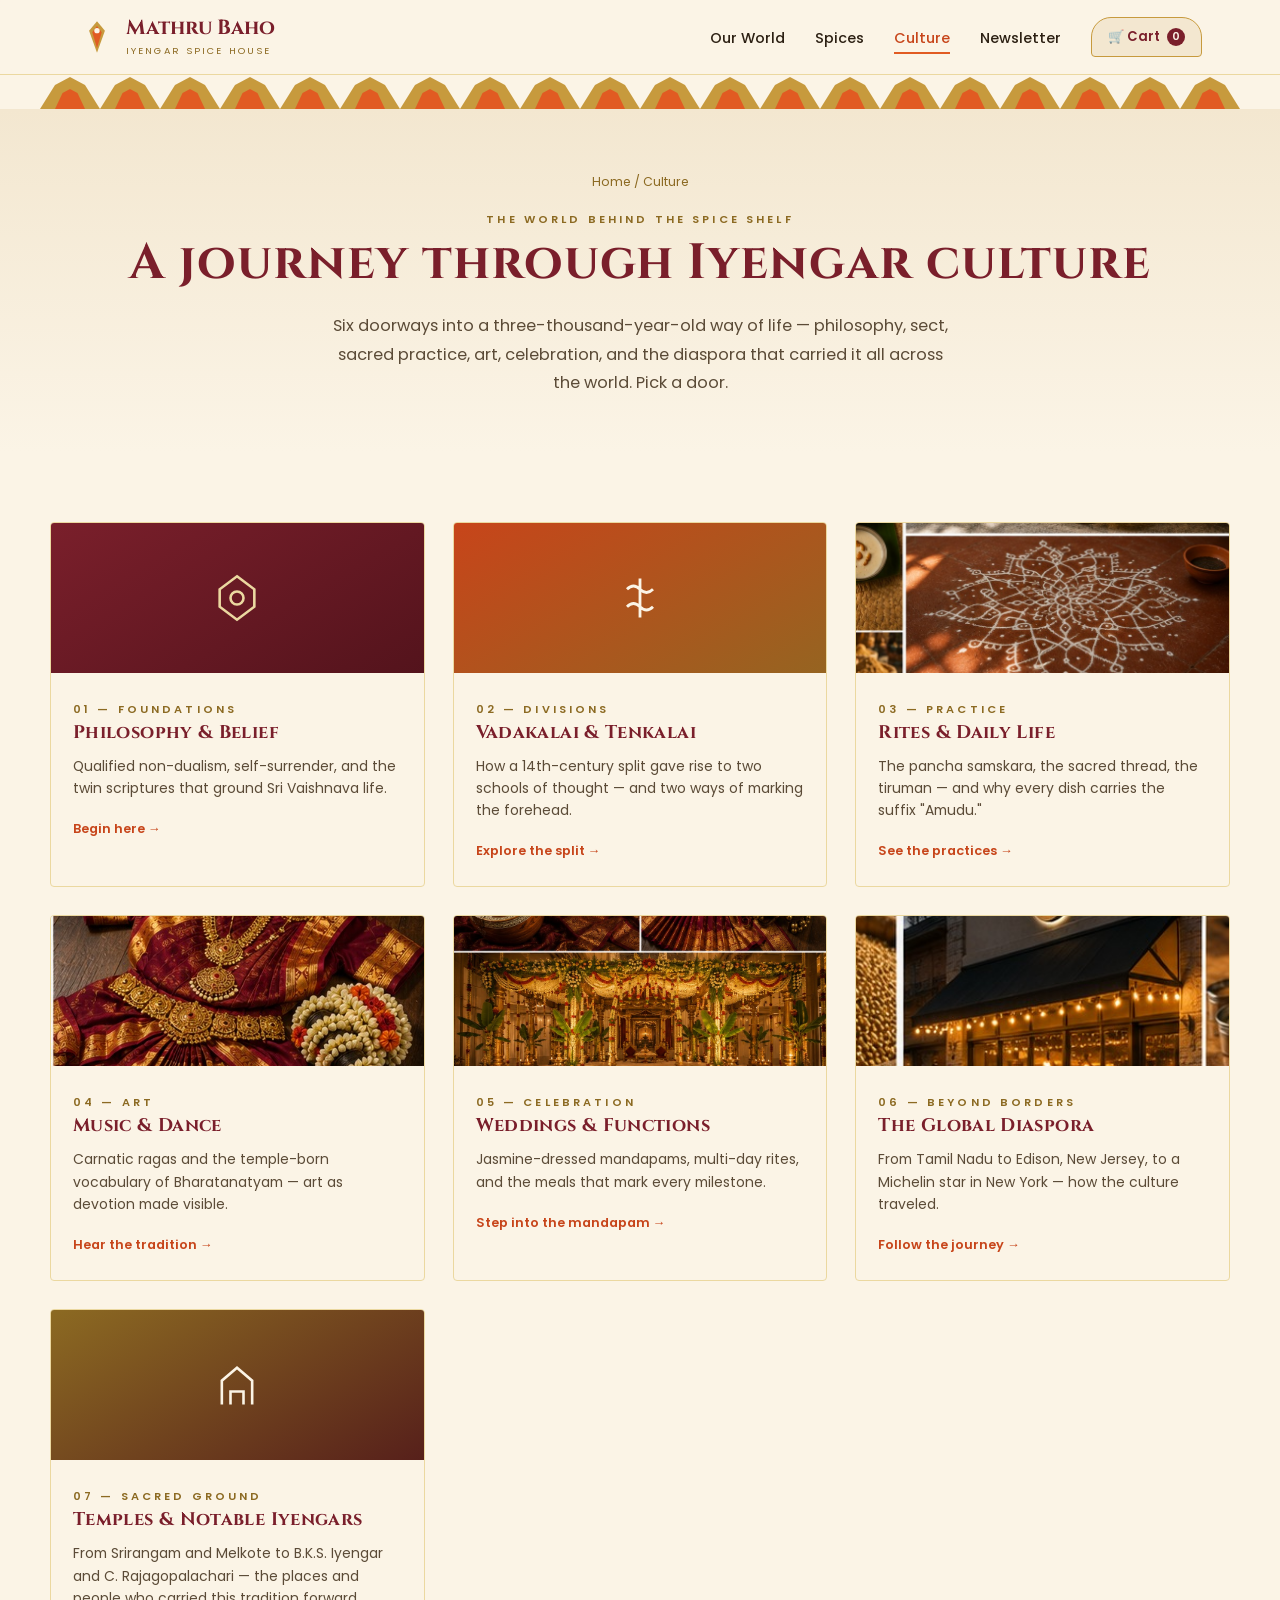
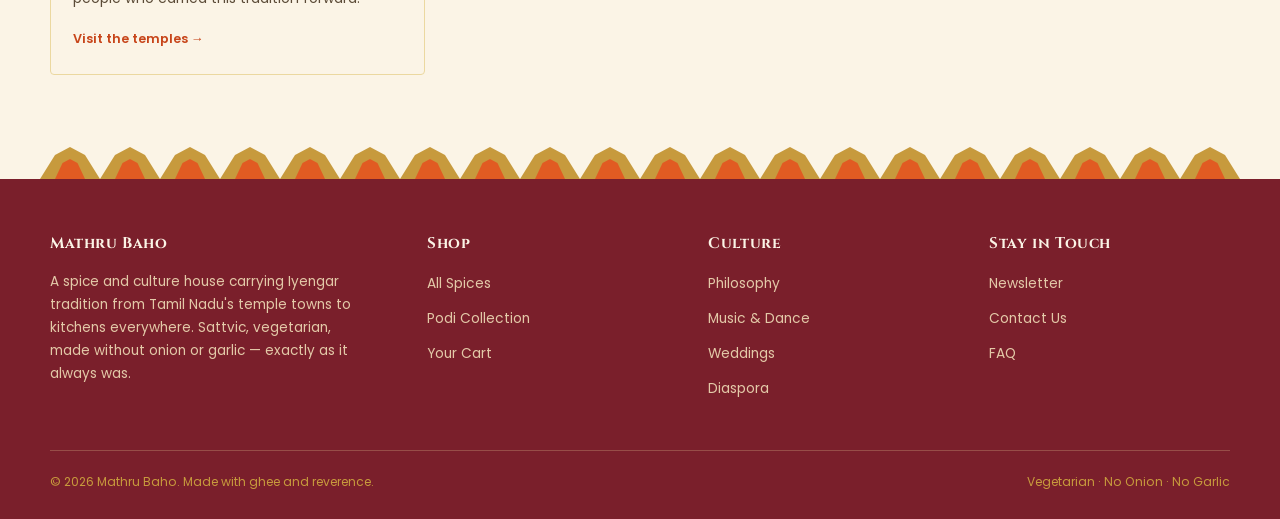
<file: culture.html>
<!DOCTYPE html>
<html lang="en">
<head>
<meta charset="UTF-8" />
<meta name="viewport" content="width=device-width, initial-scale=1.0" />
<title>Iyengar Culture — Mathru Baho</title>
<link rel="preconnect" href="https://fonts.googleapis.com">
<link href="https://fonts.googleapis.com/css2?family=Cinzel:wght@400;600;700&family=Poppins:ital,wght@0,300;0,400;0,500;0,600;1,400&display=swap" rel="stylesheet">
<link rel="stylesheet" href="styles.css">
</head>
<body>

<header>
  <div class="nav-wrap">
    <a href="index.html" class="logo">
      <svg class="logo-mark" viewBox="0 0 48 48" fill="none"><path d="M24 4 L34 16 L24 44 L14 16 Z" fill="#C79A3D"/><path d="M24 10 L30 18 L24 38 L18 18 Z" fill="#E15B22"/><circle cx="24" cy="16" r="3.4" fill="#FBF4E6"/></svg>
      <div><span class="logo-text">Mathru Baho</span><span class="logo-sub">Iyengar Spice House</span></div>
    </a>
    <nav>
      <ul>
        <li><a href="index.html">Our World</a></li>
        <li><a href="spices.html">Spices</a></li>
        <li><a href="culture.html" class="active">Culture</a></li>
        <li><a href="newsletter.html">Newsletter</a></li>
        <li><a href="cart.html" class="cart-btn">🛒 Cart <span class="cart-count">0</span></a></li>
      </ul>
    </nav>
  </div>
</header>

<div class="gopuram-divider" aria-hidden="true">
  <svg viewBox="0 0 1200 34" preserveAspectRatio="none">
    <defs>
      <pattern id="tier" width="60" height="34" patternUnits="userSpaceOnUse">
        <polygon points="0,34 15,10 30,2 45,10 60,34" fill="#C79A3D"/>
        <polygon points="15,34 22.5,18 30,14 37.5,18 45,34" fill="#E15B22"/>
      </pattern>
    </defs>
    <rect width="1200" height="34" fill="url(#tier)"/>
  </svg>
</div>

<section class="page-hero kolam-bg">
  <div class="breadcrumb"><a href="index.html">Home</a> / Culture</div>
  <span class="eyebrow">The World Behind the Spice Shelf</span>
  <h1>A journey through Iyengar culture</h1>
  <p class="lede">Six doorways into a three-thousand-year-old way of life — philosophy, sect, sacred practice, art, celebration, and the diaspora that carried it all across the world. Pick a door.</p>
</section>

<section>
  <div class="section-inner">
    <div class="journey-grid">

      <a href="culture-philosophy.html" class="journey-card">
        <div class="journey-media" style="background:linear-gradient(150deg,#7A1F2B,#4c1119 120%)">
          <svg viewBox="0 0 24 24" fill="none"><path d="M12 2 L20 8 L20 16 L12 22 L4 16 L4 8 Z" stroke="#EBD8A0" stroke-width="1.2"/><circle cx="12" cy="12" r="3" stroke="#EBD8A0" stroke-width="1.2"/></svg>
        </div>
        <div class="journey-body">
          <span class="eyebrow">01 — Foundations</span>
          <h3>Philosophy &amp; Belief</h3>
          <p>Qualified non-dualism, self-surrender, and the twin scriptures that ground Sri Vaishnava life.</p>
          <span class="journey-link">Begin here →</span>
        </div>
      </a>

      <a href="culture-sects.html" class="journey-card">
        <div class="journey-media" style="background:linear-gradient(150deg,#C7451A,#8C6A22 120%)">
          <svg viewBox="0 0 24 24" fill="none"><path d="M12 3v18M6 8c2-2 4-2 6 0s4 2 6 0M6 16c2-2 4-2 6 0s4 2 6 0" stroke="#FBF4E6" stroke-width="1.3"/></svg>
        </div>
        <div class="journey-body">
          <span class="eyebrow">02 — Divisions</span>
          <h3>Vadakalai &amp; Tenkalai</h3>
          <p>How a 14th-century split gave rise to two schools of thought — and two ways of marking the forehead.</p>
          <span class="journey-link">Explore the split →</span>
        </div>
      </a>

      <a href="culture-rites.html" class="journey-card">
        <div class="journey-media"><img src="images/culture_kolam_pattern.jpg" alt="Traditional kolam pattern"></div>
        <div class="journey-body">
          <span class="eyebrow">03 — Practice</span>
          <h3>Rites &amp; Daily Life</h3>
          <p>The pancha samskara, the sacred thread, the tiruman — and why every dish carries the suffix "Amudu."</p>
          <span class="journey-link">See the practices →</span>
        </div>
      </a>

      <a href="culture-music-dance.html" class="journey-card">
        <div class="journey-media"><img src="images/culture_dance_attire.jpg" alt="Bharatanatyam dance attire"></div>
        <div class="journey-body">
          <span class="eyebrow">04 — Art</span>
          <h3>Music &amp; Dance</h3>
          <p>Carnatic ragas and the temple-born vocabulary of Bharatanatyam — art as devotion made visible.</p>
          <span class="journey-link">Hear the tradition →</span>
        </div>
      </a>

      <a href="culture-weddings.html" class="journey-card">
        <div class="journey-media"><img src="images/culture_wedding_mandapam.jpg" alt="Decorated wedding mandapam"></div>
        <div class="journey-body">
          <span class="eyebrow">05 — Celebration</span>
          <h3>Weddings &amp; Functions</h3>
          <p>Jasmine-dressed mandapams, multi-day rites, and the meals that mark every milestone.</p>
          <span class="journey-link">Step into the mandapam →</span>
        </div>
      </a>

      <a href="culture-diaspora.html" class="journey-card">
        <div class="journey-media"><img src="images/diaspora_restaurant_exterior.jpg" alt="South Indian restaurant storefront"></div>
        <div class="journey-body">
          <span class="eyebrow">06 — Beyond Borders</span>
          <h3>The Global Diaspora</h3>
          <p>From Tamil Nadu to Edison, New Jersey, to a Michelin star in New York — how the culture traveled.</p>
          <span class="journey-link">Follow the journey →</span>
        </div>
      </a>

      <a href="culture-temples-figures.html" class="journey-card">
        <div class="journey-media" style="background:linear-gradient(150deg,#8C6A22,#4c1119 120%)">
          <svg viewBox="0 0 24 24" fill="none"><path d="M5 21V10l7-6 7 6v11M9 21v-6h6v6" stroke="#FBF4E6" stroke-width="1.2"/></svg>
        </div>
        <div class="journey-body">
          <span class="eyebrow">07 — Sacred Ground</span>
          <h3>Temples &amp; Notable Iyengars</h3>
          <p>From Srirangam and Melkote to B.K.S. Iyengar and C. Rajagopalachari — the places and people who carried this tradition forward.</p>
          <span class="journey-link">Visit the temples →</span>
        </div>
      </a>

    </div>
  </div>
</section>

<div class="gopuram-divider" aria-hidden="true"><svg viewBox="0 0 1200 34" preserveAspectRatio="none"><rect width="1200" height="34" fill="url(#tier)"/></svg></div>

<footer>
  <div class="footer-inner">
    <div>
      <h4>Mathru Baho</h4>
      <p>A spice and culture house carrying Iyengar tradition from Tamil Nadu's temple towns to kitchens everywhere. Sattvic, vegetarian, made without onion or garlic — exactly as it always was.</p>
    </div>
    <div><h4>Shop</h4><ul><li><a href="spices.html">All Spices</a></li><li><a href="spices.html">Podi Collection</a></li><li><a href="cart.html">Your Cart</a></li></ul></div>
    <div><h4>Culture</h4><ul><li><a href="culture-philosophy.html">Philosophy</a></li><li><a href="culture-music-dance.html">Music &amp; Dance</a></li><li><a href="culture-weddings.html">Weddings</a></li><li><a href="culture-diaspora.html">Diaspora</a></li></ul></div>
    <div><h4>Stay in Touch</h4><ul><li><a href="newsletter.html">Newsletter</a></li><li><a href="#">Contact Us</a></li><li><a href="#">FAQ</a></li></ul></div>
  </div>
  <div class="footer-bottom">
    <span>© 2026 Mathru Baho. Made with ghee and reverence.</span>
    <span>Vegetarian · No Onion · No Garlic</span>
  </div>
</footer>

</body>
</html>
</file>
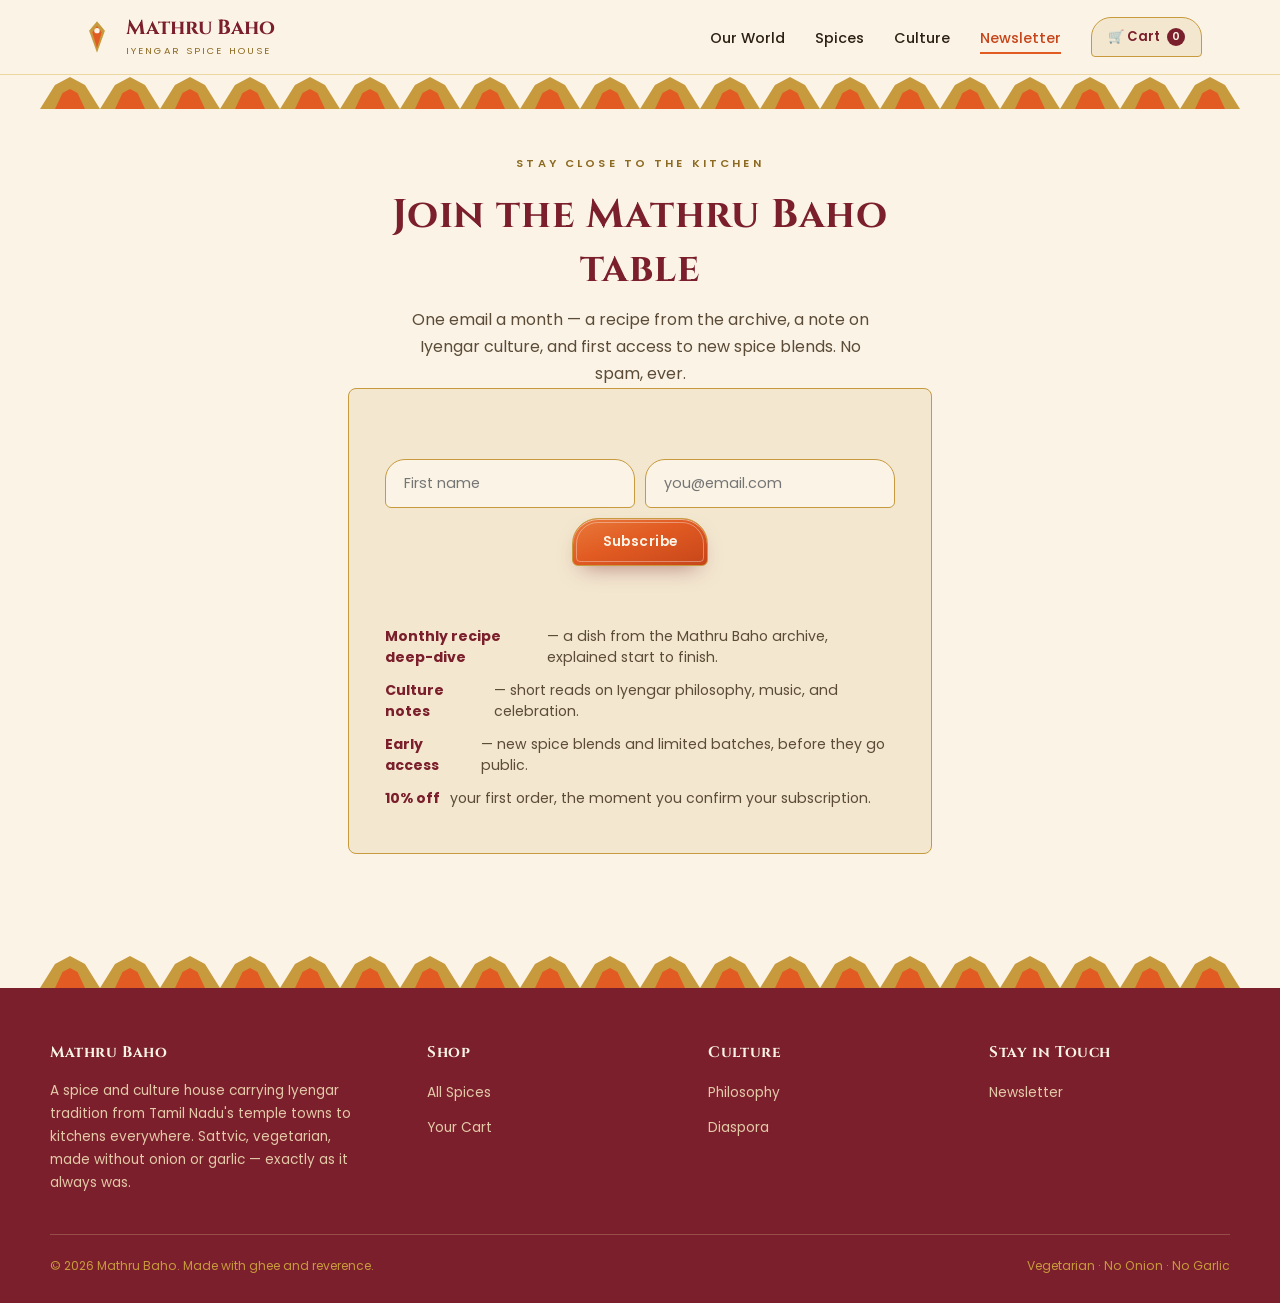
<file: newsletter.html>
<!DOCTYPE html>
<html lang="en">
<head>
<meta charset="UTF-8" />
<meta name="viewport" content="width=device-width, initial-scale=1.0" />
<title>Newsletter — Mathru Baho</title>
<link rel="preconnect" href="https://fonts.googleapis.com">
<link href="https://fonts.googleapis.com/css2?family=Cinzel:wght@400;600;700&family=Poppins:ital,wght@0,300;0,400;0,500;0,600;1,400&display=swap" rel="stylesheet">
<link rel="stylesheet" href="styles.css">
</head>
<body>

<header>
  <div class="nav-wrap">
    <a href="index.html" class="logo">
      <svg class="logo-mark" viewBox="0 0 48 48" fill="none"><path d="M24 4 L34 16 L24 44 L14 16 Z" fill="#C79A3D"/><path d="M24 10 L30 18 L24 38 L18 18 Z" fill="#E15B22"/><circle cx="24" cy="16" r="3.4" fill="#FBF4E6"/></svg>
      <div><span class="logo-text">Mathru Baho</span><span class="logo-sub">Iyengar Spice House</span></div>
    </a>
    <nav>
      <ul>
        <li><a href="index.html">Our World</a></li>
        <li><a href="spices.html">Spices</a></li>
        <li><a href="culture.html">Culture</a></li>
        <li><a href="newsletter.html" class="active">Newsletter</a></li>
        <li><a href="cart.html" class="cart-btn">🛒 Cart <span class="cart-count" id="navCartCount">0</span></a></li>
      </ul>
    </nav>
  </div>
</header>

<div class="gopuram-divider" aria-hidden="true">
  <svg viewBox="0 0 1200 34" preserveAspectRatio="none">
    <defs><pattern id="tier" width="60" height="34" patternUnits="userSpaceOnUse">
      <polygon points="0,34 15,10 30,2 45,10 60,34" fill="#C79A3D"/>
      <polygon points="15,34 22.5,18 30,14 37.5,18 45,34" fill="#E15B22"/>
    </pattern></defs>
    <rect width="1200" height="34" fill="url(#tier)"/>
  </svg>
</div>

<div class="newsletter-wrap">
  <span class="eyebrow">Stay Close to the Kitchen</span>
  <h1 style="color:var(--maroon); font-size:clamp(1.8rem,4vw,2.5rem); margin:14px 0 10px;">Join the Mathru Baho table</h1>
  <p style="color:var(--ink-soft); line-height:1.7; max-width:480px; margin:0 auto;">One email a month — a recipe from the archive, a note on Iyengar culture, and first access to new spice blends. No spam, ever.</p>

  <div class="newsletter-card">
    <form class="newsletter-form" id="nlForm" onsubmit="return subscribe(event)">
      <input type="text" id="nlName" placeholder="First name" required>
      <input type="email" id="nlEmail" placeholder="you@email.com" required>
      <button type="submit" class="btn">Subscribe</button>
    </form>
    <div class="form-msg" id="nlMsg"></div>

    <ul class="perk-list">
      <li><b>Monthly recipe deep-dive</b> — a dish from the Mathru Baho archive, explained start to finish.</li>
      <li><b>Culture notes</b> — short reads on Iyengar philosophy, music, and celebration.</li>
      <li><b>Early access</b> — new spice blends and limited batches, before they go public.</li>
      <li><b>10% off</b> your first order, the moment you confirm your subscription.</li>
    </ul>
  </div>
</div>

<div class="gopuram-divider" aria-hidden="true"><svg viewBox="0 0 1200 34" preserveAspectRatio="none"><rect width="1200" height="34" fill="url(#tier)"/></svg></div>

<footer>
  <div class="footer-inner">
    <div>
      <h4>Mathru Baho</h4>
      <p>A spice and culture house carrying Iyengar tradition from Tamil Nadu's temple towns to kitchens everywhere. Sattvic, vegetarian, made without onion or garlic — exactly as it always was.</p>
    </div>
    <div><h4>Shop</h4><ul><li><a href="spices.html">All Spices</a></li><li><a href="cart.html">Your Cart</a></li></ul></div>
    <div><h4>Culture</h4><ul><li><a href="culture-philosophy.html">Philosophy</a></li><li><a href="culture-diaspora.html">Diaspora</a></li></ul></div>
    <div><h4>Stay in Touch</h4><ul><li><a href="newsletter.html">Newsletter</a></li></ul></div>
  </div>
  <div class="footer-bottom">
    <span>© 2026 Mathru Baho. Made with ghee and reverence.</span>
    <span>Vegetarian · No Onion · No Garlic</span>
  </div>
</footer>

<script>
function updateNavCount(){
  try{
    const cart = JSON.parse(localStorage.getItem('mb_cart') || '{}');
    const count = Object.values(cart).reduce((a,b)=>a+b, 0);
    document.getElementById('navCartCount').textContent = count;
  }catch(e){}
}
updateNavCount();

function subscribe(e){
  e.preventDefault();
  const name = document.getElementById('nlName').value.trim();
  const msg = document.getElementById('nlMsg');
  msg.textContent = `Welcome to the table, ${name || 'friend'} — check your inbox to confirm.`;
  document.getElementById('nlForm').reset();
  return false;
}
</script>

</body>
</html>
</file>
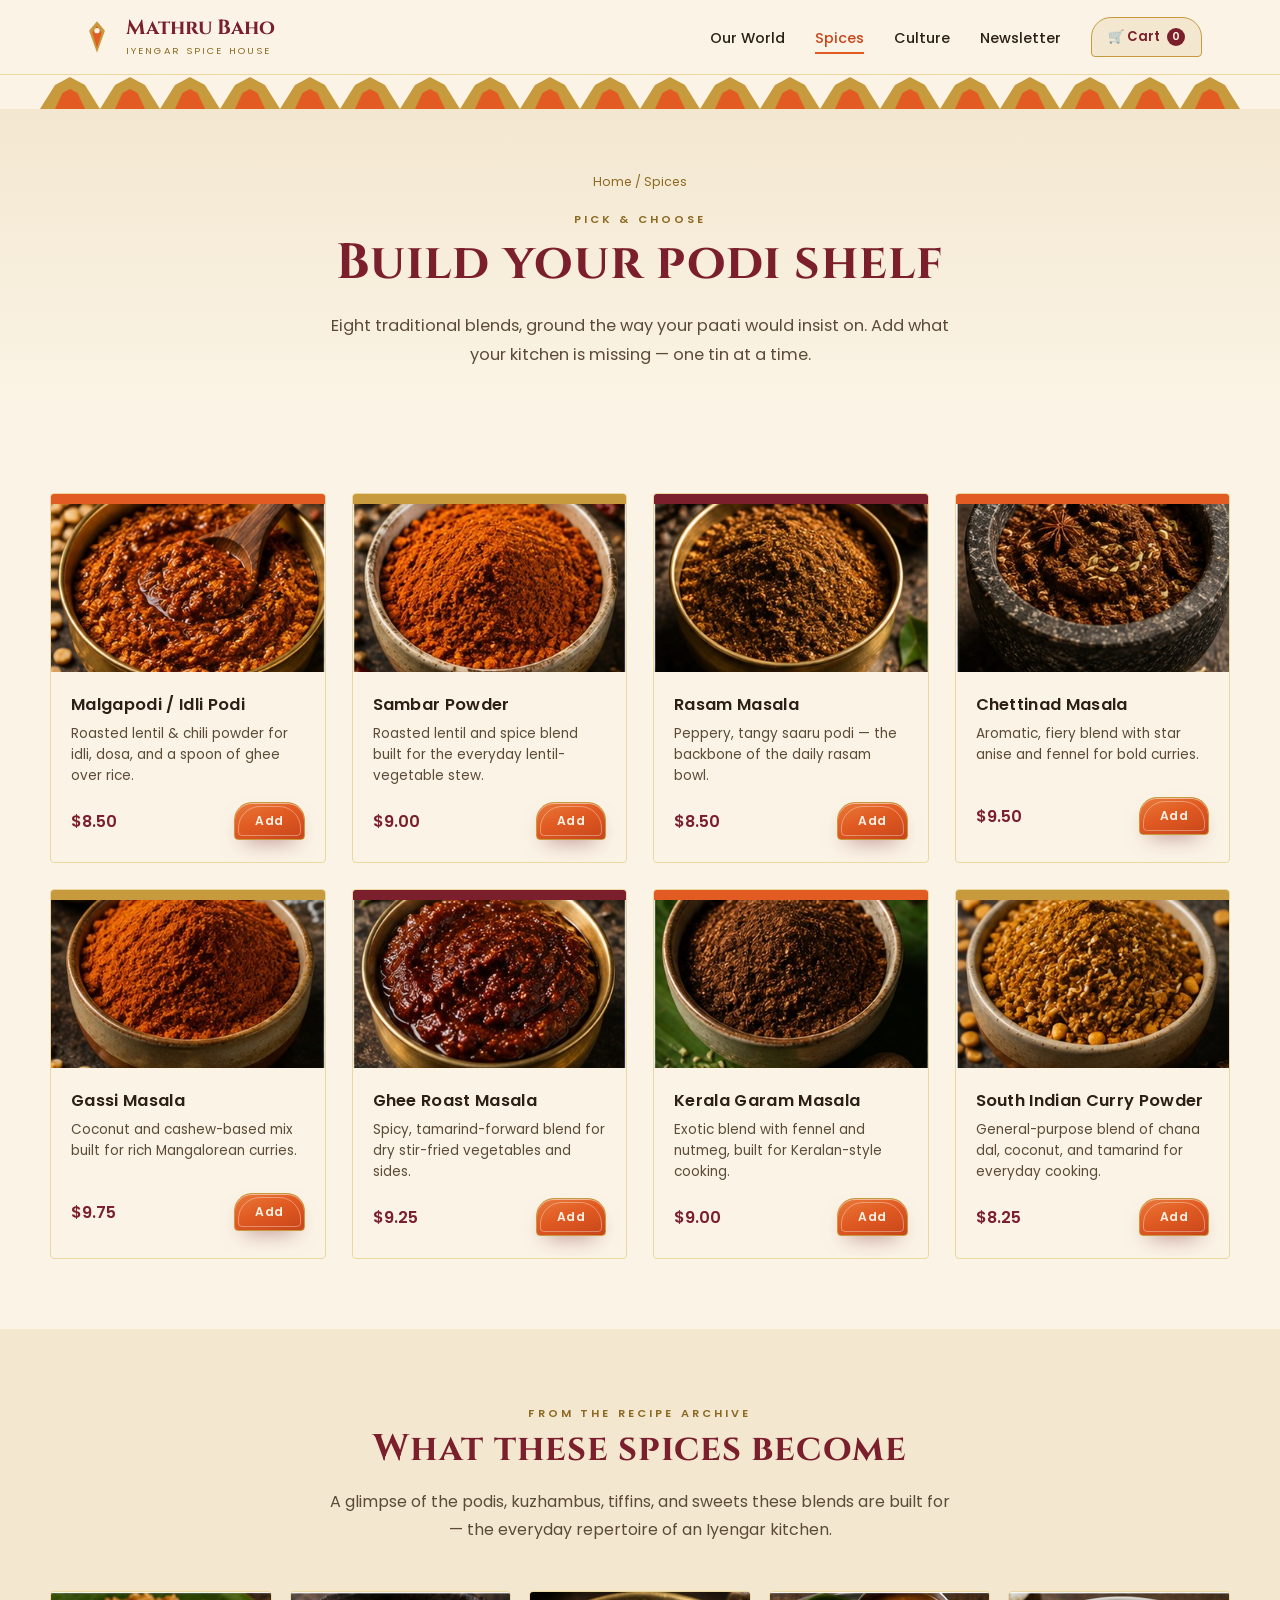
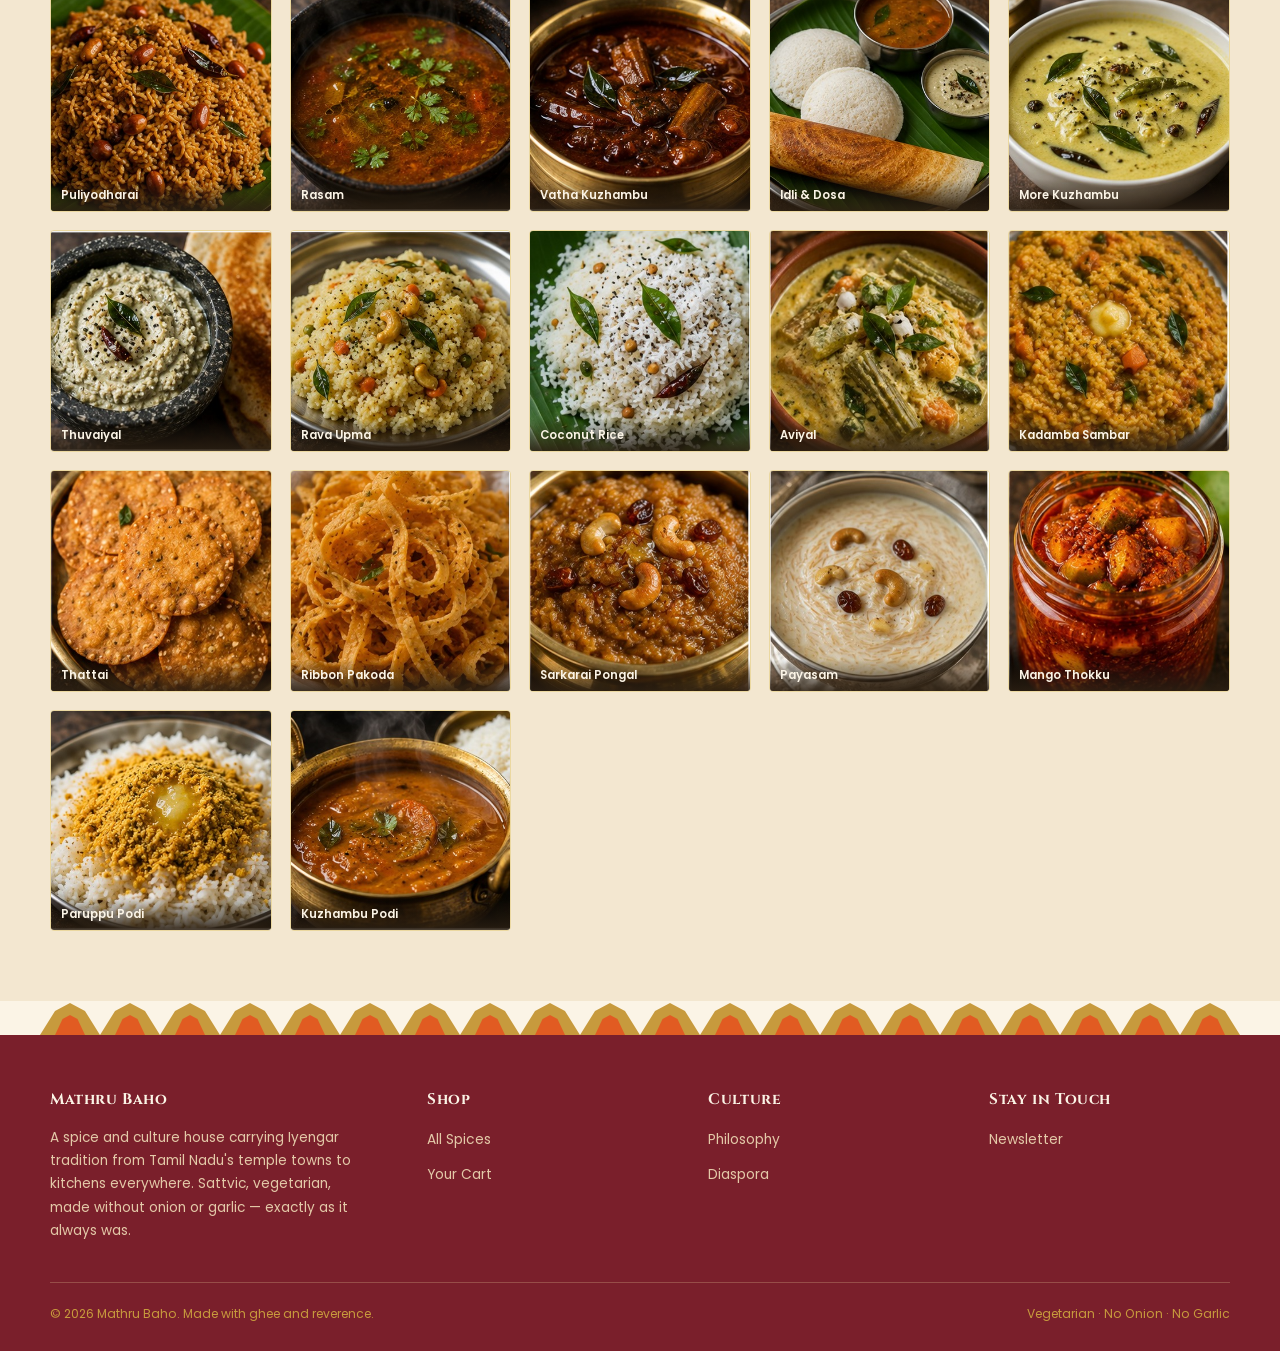
<file: spices.html>
<!DOCTYPE html>
<html lang="en">
<head>
<meta charset="UTF-8" />
<meta name="viewport" content="width=device-width, initial-scale=1.0" />
<title>Shop Spices — Mathru Baho</title>
<link rel="preconnect" href="https://fonts.googleapis.com">
<link href="https://fonts.googleapis.com/css2?family=Cinzel:wght@400;600;700&family=Poppins:ital,wght@0,300;0,400;0,500;0,600;1,400&display=swap" rel="stylesheet">
<link rel="stylesheet" href="styles.css">
</head>
<body>

<header>
  <div class="nav-wrap">
    <a href="index.html" class="logo">
      <svg class="logo-mark" viewBox="0 0 48 48" fill="none"><path d="M24 4 L34 16 L24 44 L14 16 Z" fill="#C79A3D"/><path d="M24 10 L30 18 L24 38 L18 18 Z" fill="#E15B22"/><circle cx="24" cy="16" r="3.4" fill="#FBF4E6"/></svg>
      <div><span class="logo-text">Mathru Baho</span><span class="logo-sub">Iyengar Spice House</span></div>
    </a>
    <nav>
      <ul>
        <li><a href="index.html">Our World</a></li>
        <li><a href="spices.html" class="active">Spices</a></li>
        <li><a href="culture.html">Culture</a></li>
        <li><a href="newsletter.html">Newsletter</a></li>
        <li><a href="cart.html" class="cart-btn">🛒 Cart <span class="cart-count" id="navCartCount">0</span></a></li>
      </ul>
    </nav>
  </div>
</header>

<div class="gopuram-divider" aria-hidden="true">
  <svg viewBox="0 0 1200 34" preserveAspectRatio="none">
    <defs><pattern id="tier" width="60" height="34" patternUnits="userSpaceOnUse">
      <polygon points="0,34 15,10 30,2 45,10 60,34" fill="#C79A3D"/>
      <polygon points="15,34 22.5,18 30,14 37.5,18 45,34" fill="#E15B22"/>
    </pattern></defs>
    <rect width="1200" height="34" fill="url(#tier)"/>
  </svg>
</div>

<section class="page-hero kolam-bg">
  <div class="breadcrumb"><a href="index.html">Home</a> / Spices</div>
  <span class="eyebrow">Pick &amp; Choose</span>
  <h1>Build your podi shelf</h1>
  <p class="lede">Eight traditional blends, ground the way your paati would insist on. Add what your kitchen is missing — one tin at a time.</p>
</section>

<section>
  <div class="section-inner">
    <div class="spice-grid" id="spiceGrid">
      <!-- cards injected by JS, defined in DATA below -->
    </div>
  </div>
</section>

<section class="band-ivory-deep">
  <div class="section-inner">
    <div class="section-head">
      <span class="eyebrow">From the Recipe Archive</span>
      <h2>What these spices become</h2>
      <p>A glimpse of the podis, kuzhambus, tiffins, and sweets these blends are built for — the everyday repertoire of an Iyengar kitchen.</p>
    </div>
    <div class="recipe-gallery">
      <div class="recipe-tile"><img src="images/dish_puliyodharai.jpg" alt="Puliyodharai tamarind rice"><span>Puliyodharai</span></div>
      <div class="recipe-tile"><img src="images/dish_rasam.jpg" alt="Rasam"><span>Rasam</span></div>
      <div class="recipe-tile"><img src="images/dish_vatha_kuzhambu.jpg" alt="Vatha Kuzhambu"><span>Vatha Kuzhambu</span></div>
      <div class="recipe-tile"><img src="images/dish_idli_dosa.jpg" alt="Idli and dosa"><span>Idli &amp; Dosa</span></div>
      <div class="recipe-tile"><img src="images/dish_more_kuzhambu.jpg" alt="More Kuzhambu"><span>More Kuzhambu</span></div>
      <div class="recipe-tile"><img src="images/dish_thuvaiyal.jpg" alt="Coconut Thuvaiyal"><span>Thuvaiyal</span></div>
      <div class="recipe-tile"><img src="images/dish_upma.jpg" alt="Rava Upma"><span>Rava Upma</span></div>
      <div class="recipe-tile"><img src="images/dish_coconut_rice.jpg" alt="Coconut Rice"><span>Coconut Rice</span></div>
      <div class="recipe-tile"><img src="images/dish_aviyal.jpg" alt="Aviyal"><span>Aviyal</span></div>
      <div class="recipe-tile"><img src="images/dish_kadamba_sambar_saadham.jpg" alt="Kadamba Sambar Saadham"><span>Kadamba Sambar</span></div>
      <div class="recipe-tile"><img src="images/dish_thattai.jpg" alt="Thattai"><span>Thattai</span></div>
      <div class="recipe-tile"><img src="images/dish_ribbon_pakoda.jpg" alt="Ribbon Pakoda"><span>Ribbon Pakoda</span></div>
      <div class="recipe-tile"><img src="images/dish_sarkarai_pongal.jpg" alt="Sarkarai Pongal"><span>Sarkarai Pongal</span></div>
      <div class="recipe-tile"><img src="images/dish_payasam.jpg" alt="Semiya Payasam"><span>Payasam</span></div>
      <div class="recipe-tile"><img src="images/dish_mango_thokku.jpg" alt="Mango Thokku"><span>Mango Thokku</span></div>
      <div class="recipe-tile"><img src="images/dish_paruppu_podi.jpg" alt="Paruppu Podi"><span>Paruppu Podi</span></div>
      <div class="recipe-tile"><img src="images/dish_kuzhambu_podi.jpg" alt="Kuzhambu Podi"><span>Kuzhambu Podi</span></div>
    </div>
  </div>
</section>

<div class="gopuram-divider" aria-hidden="true"><svg viewBox="0 0 1200 34" preserveAspectRatio="none"><rect width="1200" height="34" fill="url(#tier)"/></svg></div>

<footer>
  <div class="footer-inner">
    <div>
      <h4>Mathru Baho</h4>
      <p>A spice and culture house carrying Iyengar tradition from Tamil Nadu's temple towns to kitchens everywhere. Sattvic, vegetarian, made without onion or garlic — exactly as it always was.</p>
    </div>
    <div><h4>Shop</h4><ul><li><a href="spices.html">All Spices</a></li><li><a href="cart.html">Your Cart</a></li></ul></div>
    <div><h4>Culture</h4><ul><li><a href="culture-philosophy.html">Philosophy</a></li><li><a href="culture-diaspora.html">Diaspora</a></li></ul></div>
    <div><h4>Stay in Touch</h4><ul><li><a href="newsletter.html">Newsletter</a></li></ul></div>
  </div>
  <div class="footer-bottom">
    <span>© 2026 Mathru Baho. Made with ghee and reverence.</span>
    <span>Vegetarian · No Onion · No Garlic</span>
  </div>
</footer>

<script>
// Shared product catalog (also referenced conceptually by cart.html)
const PRODUCTS = [
  {id:'malgapodi', name:'Malgapodi / Idli Podi', desc:'Roasted lentil & chili powder for idli, dosa, and a spoon of ghee over rice.', price:8.50, tier:'var(--saffron)', img:'images/spice_malgapodi.jpg'},
  {id:'sambar', name:'Sambar Powder', desc:'Roasted lentil and spice blend built for the everyday lentil-vegetable stew.', price:9.00, tier:'var(--gold)', img:'images/spice_sambar_powder.jpg'},
  {id:'rasam', name:'Rasam Masala', desc:'Peppery, tangy saaru podi — the backbone of the daily rasam bowl.', price:8.50, tier:'var(--maroon)', img:'images/spice_rasam_masala.jpg'},
  {id:'chettinad', name:'Chettinad Masala', desc:'Aromatic, fiery blend with star anise and fennel for bold curries.', price:9.50, tier:'var(--saffron)', img:'images/spice_chettinad_masala.jpg'},
  {id:'gassi', name:'Gassi Masala', desc:'Coconut and cashew-based mix built for rich Mangalorean curries.', price:9.75, tier:'var(--gold)', img:'images/spice_gassi_masala.jpg'},
  {id:'gheeroast', name:'Ghee Roast Masala', desc:'Spicy, tamarind-forward blend for dry stir-fried vegetables and sides.', price:9.25, tier:'var(--maroon)', img:'images/spice_ghee_roast_masala.jpg'},
  {id:'keralagm', name:'Kerala Garam Masala', desc:'Exotic blend with fennel and nutmeg, built for Keralan-style cooking.', price:9.00, tier:'var(--saffron)', img:'images/spice_kerala_garam_masala.jpg'},
  {id:'curryblend', name:'South Indian Curry Powder', desc:'General-purpose blend of chana dal, coconut, and tamarind for everyday cooking.', price:8.25, tier:'var(--gold)', img:'images/spice_south_indian_curry_powder.jpg'},
];

function getCart(){
  try{ return JSON.parse(localStorage.getItem('mb_cart') || '{}'); }
  catch(e){ return {}; }
}
function saveCart(cart){
  localStorage.setItem('mb_cart', JSON.stringify(cart));
  updateNavCount();
}
function updateNavCount(){
  const cart = getCart();
  const count = Object.values(cart).reduce((a,b)=>a+b, 0);
  const el = document.getElementById('navCartCount');
  if(el) el.textContent = count;
}
updateNavCount();

const grid = document.getElementById('spiceGrid');
grid.innerHTML = PRODUCTS.map(p => `
  <div class="spice-card">
    <div class="tier-top" style="background:${p.tier}"></div>
    <div class="spice-media"><img src="${p.img}" alt="${p.name}"></div>
    <div class="spice-body">
      <h3>${p.name}</h3>
      <p>${p.desc}</p>
      <div class="spice-foot">
        <span class="price">$${p.price.toFixed(2)}</span>
        <button class="btn small" onclick="addToCart('${p.id}', this)">Add</button>
      </div>
    </div>
  </div>
`).join('');

function addToCart(id, btnEl){
  const cart = getCart();
  cart[id] = (cart[id] || 0) + 1;
  saveCart(cart);
  const original = btnEl.textContent;
  btnEl.textContent = 'Added ✓';
  btnEl.disabled = true;
  setTimeout(()=>{ btnEl.textContent = original; btnEl.disabled = false; }, 900);
}
</script>

</body>
</html>
</file>
<file: styles.css>
/* ============================================================
   MATHRU BAHO — SHARED SITE STYLESHEET
   ============================================================ */
:root{
  --ivory: #FBF4E6;
  --ivory-deep: #F3E7D0;
  --saffron: #E15B22;
  --saffron-deep: #C7451A;
  --gold: #C79A3D;
  --gold-light: #EBD8A0;
  --gold-dark: #8C6A22;
  --maroon: #7A1F2B;
  --ink: #2C2013;
  --ink-soft: #5B4B37;
}
*{box-sizing:border-box; margin:0; padding:0;}
html{ scroll-behavior:smooth; }
body{
  background: var(--ivory);
  color: var(--ink);
  font-family: 'Poppins', sans-serif;
  font-weight: 400;
  -webkit-font-smoothing: antialiased;
}
h1,h2,h3, .display{
  font-family: 'Cinzel', serif;
  letter-spacing: 0.02em;
}
a{ color:inherit; }
img{ max-width:100%; display:block; }
.eyebrow{
  font-family: 'Poppins', sans-serif;
  text-transform: uppercase;
  letter-spacing: 0.28em;
  font-size: 0.7rem;
  font-weight: 600;
  color: var(--gold-dark);
}

.kolam-bg{
  background-image: radial-gradient(var(--gold-light) 1px, transparent 1.2px);
  background-size: 26px 26px;
  background-position: -6px -6px;
}

/* ===== Gopuram tier motif ===== */
.gopuram-divider{ width: 100%; height: 34px; display:flex; justify-content:center; overflow:hidden; }
.gopuram-divider svg{ height:100%; width:auto; }

/* ===== Header ===== */
header{
  position: sticky; top:0; z-index: 50;
  background: rgba(251,244,230,0.92);
  backdrop-filter: blur(6px);
  border-bottom: 1px solid var(--gold-light);
}
.nav-wrap{ max-width: 1180px; margin:0 auto; display:flex; align-items:center; justify-content:space-between; padding: 16px 28px; }
.logo{ display:flex; align-items:center; gap:10px; text-decoration:none; }
.logo-mark{ width:38px; height:38px; }
.logo-text{ font-family:'Cinzel', serif; font-weight:700; font-size: 1.28rem; color: var(--maroon); line-height:1; }
.logo-sub{ font-size:0.6rem; letter-spacing:0.22em; text-transform:uppercase; color: var(--gold-dark); display:block; margin-top:3px; }
nav ul{ list-style:none; display:flex; gap:30px; align-items:center; }
nav a{ text-decoration:none; color: var(--ink); font-size: 0.9rem; font-weight: 500; position:relative; transition: color 0.25s ease; }
nav a:not(.cart-btn):after{ content:""; position:absolute; left:0; bottom:-6px; width:0%; height:2px; background: var(--saffron); transition: width 0.25s ease; }
nav a:not(.cart-btn):hover{ color: var(--saffron-deep); }
nav a:not(.cart-btn):hover:after{ width:100%; }
nav a.active{ color: var(--saffron-deep); }
nav a.active:after{ width:100%; }

/* ===== Ornate swanky buttons ===== */
.btn{
  position: relative; display:inline-flex; align-items:center; gap:8px;
  font-family:'Poppins', sans-serif; font-weight:600; font-size:0.86rem; letter-spacing:0.03em;
  padding: 13px 30px; color: var(--ivory);
  background: linear-gradient(160deg, #E97A3B 0%, var(--saffron) 45%, var(--saffron-deep) 100%);
  border: 1px solid var(--gold);
  border-radius: 26px 26px 6px 6px;
  cursor:pointer; text-decoration:none;
  box-shadow: 0 1px 0 rgba(255,255,255,0.5) inset, 0 10px 22px -10px rgba(122,31,43,0.55);
  transition: transform 0.2s ease, box-shadow 0.2s ease;
}
.btn:before{ content:""; position:absolute; inset:3px; border: 1px solid rgba(255,255,255,0.35); border-radius: 22px 22px 4px 4px; pointer-events:none; }
.btn:hover{ transform: translateY(-2px); box-shadow: 0 1px 0 rgba(255,255,255,0.5) inset, 0 16px 26px -10px rgba(122,31,43,0.65); }
.btn.ghost{ background: transparent; color: var(--maroon); border: 1px solid var(--gold); box-shadow:none; }
.btn.ghost:before{ border-color: var(--gold-light); }
.btn.ghost:hover{ background: var(--gold-light); }
.btn.small{ padding: 9px 20px; font-size:0.76rem; border-radius: 18px 18px 4px 4px; }
.btn:disabled{ opacity:0.45; cursor:not-allowed; transform:none !important; }
.cart-btn{ display:flex; align-items:center; gap:7px; background: var(--ivory-deep); border:1px solid var(--gold); padding:9px 16px; border-radius: 20px 20px 4px 4px; color: var(--maroon) !important; font-weight:600; font-size:0.82rem; }
.cart-count{ background: var(--maroon); color: var(--ivory); font-size:0.68rem; width:18px;height:18px; border-radius:50%; display:flex; align-items:center; justify-content:center; }

/* ===== Hero (homepage) ===== */
.hero{ position:relative; padding: 86px 28px 70px; text-align:center; overflow:hidden; }
.hero-arch{ max-width: 720px; margin: 0 auto; position:relative; z-index:2; }
.hero .eyebrow{ display:block; margin-bottom:18px; }
.hero h1{ font-size: clamp(2.4rem, 5.2vw, 4.1rem); color: var(--maroon); line-height:1.08; margin-bottom: 22px; }
.hero h1 span{ color: var(--saffron); }
.hero p.lede{ font-size:1.08rem; color: var(--ink-soft); max-width: 560px; margin: 0 auto 34px; line-height:1.7; }
.hero-ctas{ display:flex; gap:16px; justify-content:center; flex-wrap:wrap; }
.hero-orb{ position:absolute; border-radius:50%; opacity:0.5; }
.orb1{ width:340px;height:340px; background:radial-gradient(circle, var(--gold-light), transparent 70%); top:-120px; left:-80px; }
.orb2{ width:420px;height:420px; background:radial-gradient(circle, #F6D9B8, transparent 70%); bottom:-180px; right:-140px; }

/* ===== Page header (interior pages) ===== */
.page-hero{
  position:relative; padding: 64px 28px 54px; text-align:center; overflow:hidden;
  background: linear-gradient(180deg, var(--ivory-deep), var(--ivory));
}
.breadcrumb{ font-size:0.78rem; color: var(--gold-dark); margin-bottom:14px; }
.breadcrumb a{ text-decoration:none; color: var(--gold-dark); }
.breadcrumb a:hover{ color: var(--saffron-deep); }
.page-hero h1{ font-size: clamp(2rem, 4.4vw, 3.1rem); color: var(--maroon); margin-bottom:16px; }
.page-hero p.lede{ font-size:1.02rem; color: var(--ink-soft); max-width: 620px; margin: 0 auto; line-height:1.75; }

/* ===== Section shells ===== */
section{ padding: 70px 28px; }
.section-inner{ max-width:1180px; margin:0 auto; }
.section-inner.narrow{ max-width:820px; }
.section-head{ text-align:center; max-width: 620px; margin: 0 auto 48px; }
.section-head.left{ text-align:left; margin:0 0 40px; max-width:none; }
.section-head .eyebrow{ margin-bottom:14px; }
.section-head h2{ font-size: clamp(1.7rem, 3.4vw, 2.3rem); color: var(--maroon); margin-bottom:14px; }
.section-head p{ color: var(--ink-soft); line-height:1.7; }
.band-ivory-deep{ background: var(--ivory-deep); }

/* ===== World / feature cards ===== */
.world-grid{ display:grid; grid-template-columns: repeat(3, 1fr); gap: 30px; }
@media(max-width:900px){ .world-grid{ grid-template-columns: 1fr; } }
.world-card{ position:relative; padding: 30px 26px 26px; border: 1px solid var(--gold-light); border-top: 3px solid var(--gold); background: var(--ivory); border-radius: 2px 2px 8px 8px; }
.world-num{ font-family:'Cinzel', serif; font-weight:700; font-size:1.6rem; color: var(--gold); display:block; margin-bottom:10px; }
.world-card h3{ font-family:'Poppins',sans-serif; font-weight:600; font-size:1.05rem; color: var(--maroon); margin-bottom:10px; }
.world-card p{ font-size:0.88rem; color: var(--ink-soft); line-height:1.65; }

/* ===== Journey / topic cards (culture hub) ===== */
.journey-grid{ display:grid; grid-template-columns: repeat(3, 1fr); gap: 28px; }
@media(max-width:980px){ .journey-grid{ grid-template-columns: repeat(2,1fr); } }
@media(max-width:640px){ .journey-grid{ grid-template-columns: 1fr; } }
.journey-card{
  display:block; text-decoration:none; position:relative;
  background: var(--ivory); border: 1px solid var(--gold-light);
  border-radius: 4px; overflow:hidden;
  transition: transform 0.25s ease, box-shadow 0.25s ease;
}
.journey-card:hover{ transform: translateY(-6px); box-shadow: 0 22px 36px -18px rgba(122,31,43,0.35); }
.journey-media{ height:150px; position:relative; display:flex; align-items:center; justify-content:center; }
.journey-media svg{ width:52px; height:52px; }
.journey-body{ padding:22px 22px 24px; }
.journey-body .eyebrow{ margin-bottom:8px; }
.journey-body h3{ font-family:'Cinzel',serif; font-size:1.14rem; color: var(--maroon); margin-bottom:10px; }
.journey-body p{ font-size:0.87rem; color: var(--ink-soft); line-height:1.6; margin-bottom:16px; }
.journey-link{ font-size:0.8rem; font-weight:600; color: var(--saffron-deep); display:inline-flex; align-items:center; gap:6px; }
.journey-card:hover .journey-link{ text-decoration:underline; }

/* ===== Spice cards ===== */
.spice-grid{ display:grid; grid-template-columns: repeat(4, 1fr); gap: 26px; }
@media(max-width: 980px){ .spice-grid{ grid-template-columns: repeat(2,1fr);} }
@media(max-width: 560px){ .spice-grid{ grid-template-columns: 1fr;} }
.spice-card{ background: var(--ivory); border: 1px solid var(--gold-light); border-radius: 4px; overflow:hidden; position:relative; transition: transform 0.25s ease, box-shadow 0.25s ease; }
.spice-card:hover{ transform: translateY(-6px); box-shadow: 0 20px 34px -18px rgba(122,31,43,0.35); }
.spice-card .tier-top{ height:10px; width:100%; }
.spice-media{ height: 168px; background: linear-gradient(145deg, #E9C88C, #C7451A 120%); position:relative; display:flex; align-items:center; justify-content:center; }
.spice-media .icon{ width:56px; height:56px; opacity:0.92; }
.spice-media img, .journey-media img, .culture-visual img, .cart-thumb img, .hero-photo img{
  width:100%; height:100%; object-fit:cover; display:block;
}
.hero-photo{ border-radius:8px; overflow:hidden; border:1px solid var(--gold); max-width:1180px; margin:0 auto; aspect-ratio:16/6; }
.recipe-gallery{ display:grid; grid-template-columns:repeat(5,1fr); gap:18px; }
@media(max-width:980px){ .recipe-gallery{ grid-template-columns:repeat(3,1fr);} }
@media(max-width:600px){ .recipe-gallery{ grid-template-columns:repeat(2,1fr);} }
.recipe-tile{ position:relative; border-radius:4px; overflow:hidden; aspect-ratio:1/1; border:1px solid var(--gold-light); }
.recipe-tile img{ width:100%; height:100%; object-fit:cover; transition:transform 0.3s ease; }
.recipe-tile:hover img{ transform:scale(1.08); }
.recipe-tile span{ position:absolute; left:0; right:0; bottom:0; padding:8px 10px 7px; background:linear-gradient(0deg, rgba(44,32,19,0.88), transparent); color:var(--ivory); font-size:0.72rem; font-weight:600; }
.inline-photo{ border-radius:6px; overflow:hidden; border:1px solid var(--gold-light); margin:20px 0; aspect-ratio:16/9; }
.inline-photo img{ width:100%; height:100%; object-fit:cover; display:block; }
.inline-photo-row{ display:grid; grid-template-columns:1fr 1fr; gap:16px; margin:20px 0; }
@media(max-width:600px){ .inline-photo-row{ grid-template-columns:1fr; } }
.inline-photo-row .inline-photo{ margin:0; aspect-ratio:4/3; }
.spice-body{ padding: 20px 20px 22px; }
.spice-body h3{ font-family:'Poppins',sans-serif; font-weight:600; font-size:1.02rem; color: var(--ink); margin-bottom:6px; }
.spice-body p{ font-size:0.85rem; color: var(--ink-soft); line-height:1.55; margin-bottom:16px; min-height:58px; }
.spice-foot{ display:flex; align-items:center; justify-content:space-between; }
.price{ font-weight:600; color: var(--maroon); font-family:'Poppins',sans-serif; }

/* ===== Culture teaser (2-col) ===== */
.culture-wrap{ display:grid; grid-template-columns: 1fr 1fr; gap: 50px; align-items:center; }
@media(max-width:900px){ .culture-wrap{ grid-template-columns:1fr; } }
.culture-visual{ aspect-ratio: 4/3.1; border-radius: 6px; background: radial-gradient(circle at 30% 30%, rgba(255,255,255,0.12), transparent 55%), linear-gradient(150deg, var(--maroon), #4c1119 120%); position:relative; overflow:hidden; border: 1px solid var(--gold); }
.culture-visual svg{ position:absolute; inset:0; width:100%; height:100%; opacity:0.9; }
.culture-copy h2{ color: var(--maroon); margin-bottom:16px; }
.culture-copy p{ color: var(--ink-soft); line-height:1.75; margin-bottom:20px; }
.culture-list{ list-style:none; margin: 0 0 28px; }
.culture-list li{ display:flex; gap:12px; align-items:flex-start; padding: 10px 0; border-bottom: 1px dashed var(--gold-light); font-size:0.92rem; color: var(--ink); }
.culture-list li:last-child{ border-bottom:none; }
.culture-list b{ color: var(--saffron-deep); font-family:'Cinzel',serif; font-weight:600; min-width:120px; display:inline-block; }

/* ===== Story / quote strip ===== */
.story{ background: linear-gradient(180deg, var(--ivory-deep), var(--ivory)); text-align:center; }
.story blockquote{ font-family:'Cinzel', serif; font-size: clamp(1.2rem, 2.4vw, 1.55rem); color: var(--maroon); max-width: 760px; margin: 0 auto 20px; line-height:1.6; }
.story cite{ font-style:normal; color: var(--gold-dark); font-size:0.82rem; letter-spacing:0.1em; text-transform:uppercase; }

/* ===== Deep-dive article layout ===== */
.article-wrap{ display:grid; grid-template-columns: 240px 1fr; gap:56px; max-width:1180px; margin:0 auto; padding: 70px 28px; align-items:start; }
@media(max-width:900px){ .article-wrap{ grid-template-columns: 1fr; } }
.toc{ position:sticky; top:96px; border-left: 2px solid var(--gold-light); padding-left:18px; }
.toc .eyebrow{ display:block; margin-bottom:14px; }
.toc ul{ list-style:none; display:flex; flex-direction:column; gap:12px; }
.toc a{ text-decoration:none; color: var(--ink-soft); font-size:0.86rem; transition:color 0.2s ease; }
.toc a:hover{ color: var(--saffron-deep); }
.article-body h2{ color: var(--maroon); font-size:1.5rem; margin: 44px 0 16px; scroll-margin-top:96px; }
.article-body h2:first-child{ margin-top:0; }
.article-body p{ color: var(--ink-soft); line-height:1.85; margin-bottom:16px; font-size:0.97rem; }
.article-body p strong{ color: var(--ink); }
.pull-quote{ border-left:3px solid var(--gold); background: var(--ivory-deep); padding: 20px 24px; margin: 26px 0; font-family:'Cinzel',serif; color: var(--maroon); font-size:1.05rem; line-height:1.6; }
.fact-row{ display:grid; grid-template-columns: repeat(2,1fr); gap:16px; margin: 24px 0; }
@media(max-width:600px){ .fact-row{ grid-template-columns:1fr; } }
.fact-box{ background: var(--ivory-deep); border:1px solid var(--gold-light); border-radius:4px; padding:16px 18px; }
.fact-box .eyebrow{ display:block; margin-bottom:6px; font-size:0.62rem; }
.fact-box strong{ font-family:'Cinzel',serif; color:var(--maroon); font-size:0.95rem; }

/* Next/prev journey nav at bottom of deep-dive pages */
.journey-nav{ display:flex; justify-content:space-between; gap:20px; max-width:1180px; margin: 10px auto 60px; padding:0 28px; flex-wrap:wrap; }
.journey-nav a{ text-decoration:none; flex:1; min-width:220px; border:1px solid var(--gold-light); border-radius:4px; padding:18px 20px; transition: all 0.2s ease; }
.journey-nav a:hover{ border-color: var(--gold); background: var(--ivory-deep); }
.journey-nav .dir{ font-size:0.68rem; text-transform:uppercase; letter-spacing:0.18em; color:var(--gold-dark); display:block; margin-bottom:6px; }
.journey-nav .label{ font-family:'Cinzel',serif; color:var(--maroon); font-size:0.98rem; }
.journey-nav .next{ text-align:right; }

/* ===== Cart page ===== */
.cart-layout{ display:grid; grid-template-columns: 1fr 360px; gap:44px; max-width:1180px; margin:0 auto; padding: 50px 28px 90px; align-items:start; }
@media(max-width:900px){ .cart-layout{ grid-template-columns:1fr; } }
.cart-items{ display:flex; flex-direction:column; gap:18px; }
.cart-row{
  display:grid; grid-template-columns: 78px 1fr auto auto; gap:18px; align-items:center;
  background:var(--ivory); border:1px solid var(--gold-light); border-radius:4px; padding:16px;
}
@media(max-width:560px){ .cart-row{ grid-template-columns: 60px 1fr; grid-template-areas: "img name" "img stepper" "img price"; } }
.cart-thumb{ width:78px; height:78px; border-radius:4px; background: linear-gradient(145deg, #E9C88C, #C7451A 120%); flex-shrink:0; }
.cart-name{ font-family:'Poppins',sans-serif; font-weight:600; color:var(--ink); font-size:0.98rem; margin-bottom:4px; }
.cart-sub{ font-size:0.78rem; color:var(--ink-soft); }
.qty-limiter{ display:flex; align-items:center; border:1px solid var(--gold); border-radius:20px 20px 6px 6px; overflow:hidden; }
.qty-limiter button{
  width:34px; height:34px; border:none; background: var(--ivory-deep); color:var(--maroon);
  font-size:1.1rem; font-weight:600; cursor:pointer; transition: background 0.2s ease;
}
.qty-limiter button:hover{ background: var(--gold-light); }
.qty-limiter button:disabled{ opacity:0.35; cursor:not-allowed; }
.qty-limiter input{
  width:42px; text-align:center; border:none; background:transparent; font-family:'Poppins',sans-serif;
  font-weight:600; color:var(--ink); font-size:0.95rem;
}
.qty-limiter input:focus{ outline:none; }
.line-total{ font-family:'Poppins',sans-serif; font-weight:600; color:var(--maroon); min-width:64px; text-align:right; }
.remove-link{ font-size:0.72rem; color: var(--ink-soft); text-decoration:underline; cursor:pointer; margin-top:6px; display:inline-block; background:none; border:none; padding:0; }
.remove-link:hover{ color: var(--saffron-deep); }

.bill-box{ background: var(--ivory-deep); border:1px solid var(--gold); border-radius:6px; padding:26px 24px; position:sticky; top:96px; }
.bill-box h3{ font-family:'Cinzel',serif; color:var(--maroon); font-size:1.1rem; margin-bottom:18px; }
.bill-line{ display:flex; justify-content:space-between; font-size:0.9rem; color:var(--ink-soft); padding:9px 0; border-bottom:1px dashed var(--gold-light); }
.bill-line.total{ border-bottom:none; padding-top:14px; font-weight:700; color:var(--maroon); font-size:1.08rem; font-family:'Poppins',sans-serif; }
.bill-box .btn{ width:100%; justify-content:center; margin-top:18px; }
.empty-cart{ text-align:center; padding:60px 20px; color:var(--ink-soft); }

/* ===== Newsletter page ===== */
.newsletter-wrap{ max-width:640px; margin:0 auto; padding: 40px 28px 100px; text-align:center; }
.newsletter-card{ background: var(--ivory-deep); border:1px solid var(--gold); border-radius:8px; padding:44px 36px; position:relative; }
.newsletter-form{ display:flex; gap:10px; margin-top:26px; flex-wrap:wrap; justify-content:center; }
.newsletter-form input[type="email"], .newsletter-form input[type="text"]{
  flex:1; min-width:220px; padding:13px 18px; border:1px solid var(--gold); border-radius:20px 20px 6px 6px;
  font-family:'Poppins',sans-serif; font-size:0.9rem; background:var(--ivory); color:var(--ink);
}
.newsletter-form input:focus{ outline:2px solid var(--saffron); outline-offset:1px; }
.perk-list{ list-style:none; display:flex; flex-direction:column; gap:12px; margin: 28px 0 0; text-align:left; }
.perk-list li{ display:flex; gap:10px; align-items:flex-start; font-size:0.88rem; color:var(--ink-soft); }
.perk-list li b{ color:var(--maroon); }
.form-msg{ margin-top:16px; font-size:0.85rem; color: var(--gold-dark); min-height:1.2em; }

/* ===== Footer ===== */
footer{ background: var(--maroon); color: var(--gold-light); padding: 54px 28px 28px; }
.footer-inner{ max-width:1180px; margin:0 auto; display:grid; grid-template-columns: 1.4fr 1fr 1fr 1fr; gap: 40px; }
@media(max-width:820px){ .footer-inner{ grid-template-columns: 1fr 1fr; } }
footer h4{ font-family:'Cinzel', serif; color: var(--ivory); font-size:0.95rem; margin-bottom: 16px; letter-spacing:0.04em; }
footer p{ font-size:0.85rem; line-height:1.7; color: #E3C9A8; max-width: 320px;}
footer ul{ list-style:none; }
footer li{ margin-bottom:10px; }
footer a{ color:#E3C9A8; text-decoration:none; font-size:0.86rem; }
footer a:hover{ color: var(--ivory); }
.footer-bottom{ max-width:1180px; margin: 40px auto 0; padding-top: 22px; border-top: 1px solid rgba(235,216,160,0.25); display:flex; justify-content:space-between; flex-wrap:wrap; gap:10px; font-size:0.76rem; color:#C79A3D; }

/* focus visibility for accessibility */
a:focus-visible, button:focus-visible, input:focus-visible{ outline:2px solid var(--saffron); outline-offset:2px; }
</file>
